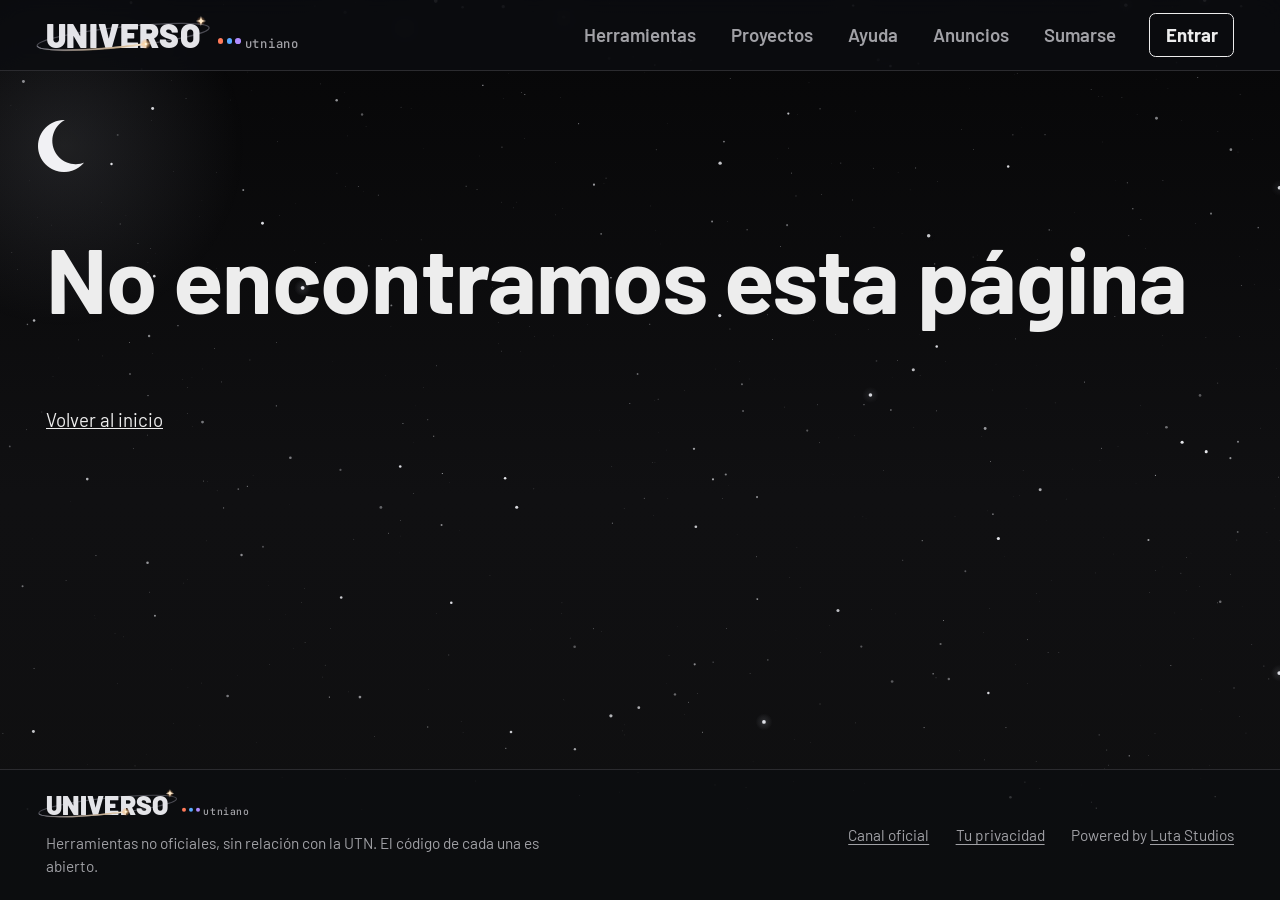
<file: index.html>
<!doctype html>
<html lang="es-AR" class="con-movimiento">
  <head>
    <meta http-equiv="Content-Security-Policy" content="script-src 'self'; object-src 'none'; base-uri 'self'; worker-src 'self'" />
    <meta charset="UTF-8" />
    <meta name="viewport" content="width=device-width, initial-scale=1.0, viewport-fit=cover" />
    <meta name="description" content="El Santo Resumen, Super CVG y Sysacad Lindo en un solo lugar. Herramientas abiertas para alumnos de la UTN FRRO, con ayuda y proyectos de la comunidad." />
    <meta name="theme-color" content="#0c0d10" />
    <link rel="icon" type="image/svg+xml" href="/favicon.svg" />
    <title>Universo UTNiano</title>
    <meta property="og:type" content="website" />
    <meta property="og:site_name" content="Universo UTNiano" />
    <meta property="og:locale" content="es_AR" />
    <meta property="og:title" content="Universo UTNiano" />
    <meta property="og:description" content="El Santo Resumen, Super CVG y Sysacad Lindo en un solo lugar. Herramientas abiertas para alumnos de la UTN FRRO, con ayuda y proyectos de la comunidad." />
    <meta property="og:url" content="https://universo.lutastudios.com/" />
    <link rel="canonical" href="https://universo.lutastudios.com/" />
    <meta property="og:image" content="https://universo.lutastudios.com/og.jpg" />
    <meta property="og:image:width" content="1200" />
    <meta property="og:image:height" content="630" />
    <meta name="twitter:card" content="summary_large_image" />
    <script src="/universo.js"></script>
    <script type="module" crossorigin src="/assets/index-BhiK290_.js"></script>
    <link rel="modulepreload" crossorigin href="/assets/rolldown-runtime-WkwZ5CU-.js">
    <link rel="modulepreload" crossorigin href="/assets/FotoProyecto-BRX2Uv2W.js">
    <link rel="stylesheet" crossorigin href="/assets/FotoProyecto-BySTh4gX.css">
    <link rel="stylesheet" crossorigin href="/assets/index-Dxi-NQof.css">
  <noscript><style>.con-movimiento [data-aparece]{opacity:1!important;transform:none!important}</style></noscript>
    <script type="application/ld+json" data-previo>{"@context":"https://schema.org","@graph":[{"@type":"WebSite","name":"Universo UTNiano","url":"https://universo.lutastudios.com/","inLanguage":"es-AR"},{"@type":"ItemList","name":"Herramientas de Universo UTNiano","itemListElement":[{"@type":"ListItem","position":1,"name":"El Santo Resumen","url":"https://lutastudios.com/utn/"},{"@type":"ListItem","position":2,"name":"Super CVG","url":"https://supercvg.lutastudios.com"},{"@type":"ListItem","position":3,"name":"Sysacad Lindo","url":"https://lutastudios.com/utn/sysacad-lindo.html"}]}]}</script>
  </head>
  <body>
    <div id="root"><div class="sitio"><a class="saltar" href="#contenido">Ir al contenido</a><header class="cabecera"><div class="contenedor cabecera__fila"><a class="cabecera__marca" href="/" data-discover="true"><span class="logo-universo" role="img" aria-label="Universo UTNiano"><span class="logo-universo__marca" aria-hidden="true"><svg class="logo-universo__atras" viewBox="-30 -108 520 140" focusable="false"><ellipse cx="234" cy="-36" rx="262" ry="30" transform="rotate(-6 234 -36)" fill="none" stroke="#4a4a52" stroke-width="4"></ellipse></svg>UNIVERSO<svg class="logo-universo__frente" viewBox="-30 -108 520 140" focusable="false"><defs><linearGradient id="logo-haz" x1="0" y1="0" x2="1" y2="0"><stop offset="0" stop-color="#ffd59a" stop-opacity="0"></stop><stop offset="0.75" stop-color="#ffd59a" stop-opacity="0.6"></stop><stop offset="1" stop-color="#fff4e2"></stop></linearGradient><radialGradient id="logo-luz"><stop offset="0" stop-color="#fff4e0"></stop><stop offset="0.3" stop-color="#ffd59a" stop-opacity="0.75"></stop><stop offset="1" stop-color="#ff9a50" stop-opacity="0"></stop></radialGradient><clipPath id="logo-frente"><rect x="-60" y="-35" width="362" height="120"></rect></clipPath></defs><g transform="rotate(-6 234 -36)"><ellipse cx="234" cy="-36" rx="262" ry="30" fill="none" stroke="#7a7a84" stroke-width="4" clip-path="url(#logo-frente)"></ellipse><path d="M -16 -26 A 262 30 0 0 0 300 -7" fill="none" stroke="url(#logo-haz)" stroke-width="6" stroke-linecap="round"></path><circle cx="300" cy="-7" r="16" fill="url(#logo-luz)"></circle><circle cx="300" cy="-7" r="3" fill="#fff4e2"></circle></g><path transform="translate(470 -84)" d="M0 -16 C2 -3 3 -2 16 0 C3 2 2 3 0 16 C-2 3 -3 2 -16 0 C-3 -2 -2 -3 0 -16Z" fill="#fff4e2"></path><circle cx="470" cy="-84" r="14" fill="url(#logo-luz)" opacity="0.6"></circle></svg></span><span class="logo-universo__puntos" aria-hidden="true"><i style="background: rgb(255, 122, 89);"></i><i style="background: rgb(90, 169, 255);"></i><i style="background: rgb(176, 140, 255);"></i></span><span class="logo-universo__bajada" aria-hidden="true">utniano</span></span></a><button type="button" class="cabecera__boton" aria-expanded="false" aria-controls="menu">Menú</button><nav id="menu" class="cabecera__menu" aria-label="Principal"><a aria-current="page" class="active" href="/" data-discover="true">Herramientas</a><a class="" href="/proyectos" data-discover="true">Proyectos</a><a class="" href="/ayuda" data-discover="true">Ayuda</a><a class="" href="/anuncios" data-discover="true">Anuncios</a><a class="" href="/sumarse" data-discover="true">Sumarse</a><a class="cabecera__cuenta" href="/ayuda" data-discover="true">Entrar</a></nav></div></header><main id="contenido"><header class="portada"><div class="contenedor portada__cuerpo"><h1 class="titulo-noche">Herramientas abiertas para cursar en la UTN</h1><p class="portada__bajada">El Santo Resumen, Super CVG y Sysacad Lindo, juntos. ¿Algo no anda o tenés una idea? Escribí una consulta y la respuesta te llega acá.</p><div class="portada__botones"><a class="boton" href="#herramientas">Ver las herramientas</a><a class="boton boton--secundario" href="/ayuda/nueva" data-discover="true">Escribir una consulta</a></div><dl class="cifras"><div class="cifra"><dt>materias de Sistemas con resumen</dt><dd>54</dd></div><div class="cifra"><dt>herramientas que se pasan datos</dt><dd>3</dd></div><div class="cifra"><dt>lo que cuestan</dt><dd>$0</dd></div><div class="cifra"><dt>la licencia del código</dt><dd>AGPL</dd></div></dl></div></header><section id="herramientas" class="escenario" aria-labelledby="herramientas-titulo" style="--hueco: 72px;"><header class="contenedor escenario__cabeza" style="translate: 0px 133.5px;"><h2 id="herramientas-titulo" class="titulo-seccion">Las herramientas</h2><p class="bajada">Gratis y para alumnos de la UTN FRRO.</p></header><article id="santo" class="acto" data-lado="izquierda" aria-labelledby="santo-titulo" style="--color: var(--h-santo); --pasos: 4;"><div class="acto__pegado"><div class="acto__texto" style="transform: translate3d(0px, 60px, 0px); opacity: 0;"><div class="acto__cabeza"><span class="icono-herramienta" aria-hidden="true"><svg viewBox="0 0 24 24" width="22" height="22" fill="none" stroke="currentColor" stroke-width="1.7" stroke-linejoin="round" stroke-linecap="round"><path d="M7 3h7l4 4v14H7z"></path><path d="M14 3v4h4M10 12h5M10 16h5"></path></svg></span><span class="rotulo">Sitio web</span></div><h3 id="santo-titulo">El Santo Resumen</h3><p class="acto__que">Resúmenes, quizzes y herramientas de estudio de Ingeniería en Sistemas, con un banco donde los alumnos suben los suyos.</p><ul class="acto__lista"><li>Resúmenes por materia y por parcial</li><li>Exámenes viejos para rendir con reloj</li><li>Banco de resúmenes de alumnos</li><li>Tu progreso en cualquier dispositivo</li></ul><dl class="fichas"><div class="ficha"><dt class="rotulo">Para</dt><dd>Ingeniería en Sistemas</dd></div><div class="ficha"><dt class="rotulo">Materias</dt><dd>54 con resumen</dd></div><div class="ficha"><dt class="rotulo">Sin internet</dt><dd>Se guarda para leer</dd></div><div class="ficha"><dt class="rotulo">Exámenes</dt><dd>Reales, para rendir con reloj</dd></div></dl><div class="acto__botones"><a class="boton" href="https://lutastudios.com/utn/" target="_blank" rel="noreferrer">Abrir El Santo Resumen<span class="solo-lectores"> (se abre en otra pestaña)</span></a><a class="boton boton--secundario" href="https://github.com/IgnacioLurati1/el-santo-resumen-codigo" target="_blank" rel="noreferrer">Ver el código<span class="solo-lectores"> de El Santo Resumen (se abre en otra pestaña)</span></a></div></div><div class="acto__escena"><div class="acto__vuelo" style="transform: translate3d(-40vw, 10vh, -900px) rotateY(70deg) rotateZ(-7deg); opacity: 0;"><div class="acto__pila"><figure class="placa" data-pos="0" aria-hidden="false"><div class="placa__barra" aria-hidden="true"><span></span><span></span><span></span><span class="placa__direccion">lutastudios.com/utn</span></div><button type="button" class="ampliar" tabindex="0" aria-label="Ver en grande: Buscás una materia o un tema y vas directo."><span class="imagen imagen--proporcion" data-estado="lista" data-previa="" style="--imagen-proporcion: 2560 / 1600;"><img class="imagen__previa" alt="" aria-hidden="true" loading="lazy" decoding="async" src="[data-uri]"><img class="imagen__foto" alt="" loading="lazy" decoding="async" sizes="(min-width: 960px) 56vw, 92vw" width="2560" height="1600" srcset="/fotos/santo/inicio-900.webp 900w, /fotos/santo/inicio-1600.webp 1600w" src="/fotos/santo/inicio-1600.webp"><span class="imagen__respaldo" aria-hidden="true"></span></span></button></figure><figure class="placa" data-pos="1" aria-hidden="true"><div class="placa__barra" aria-hidden="true"><span></span><span></span><span></span><span class="placa__direccion">lutastudios.com/utn</span></div><button type="button" class="ampliar" tabindex="-1" aria-label="Ver en grande: Cada materia arranca por lo que más cae en los parciales."><span class="imagen imagen--proporcion" data-estado="lista" data-previa="" style="--imagen-proporcion: 2560 / 1600;"><img class="imagen__previa" alt="" aria-hidden="true" loading="lazy" decoding="async" src="[data-uri]"><img class="imagen__foto" alt="" loading="lazy" decoding="async" sizes="(min-width: 960px) 56vw, 92vw" width="2560" height="1600" srcset="/fotos/santo/materia-900.webp 900w, /fotos/santo/materia-1600.webp 1600w" src="/fotos/santo/materia-1600.webp"><span class="imagen__respaldo" aria-hidden="true"></span></span></button></figure><figure class="placa" data-pos="2" aria-hidden="true"><div class="placa__barra" aria-hidden="true"><span></span><span></span><span></span><span class="placa__direccion">lutastudios.com/utn</span></div><button type="button" class="ampliar" tabindex="-1" aria-label="Ver en grande: Gráficos que se mueven con el cursor, para ver la derivada y el área."><span class="imagen imagen--proporcion" data-estado="lista" data-previa="" style="--imagen-proporcion: 2560 / 1600;"><img class="imagen__previa" alt="" aria-hidden="true" loading="lazy" decoding="async" src="[data-uri]"><img class="imagen__foto" alt="" loading="lazy" decoding="async" sizes="(min-width: 960px) 56vw, 92vw" width="2560" height="1600" srcset="/fotos/santo/grafico-900.webp 900w, /fotos/santo/grafico-1600.webp 1600w" src="/fotos/santo/grafico-1600.webp"><span class="imagen__respaldo" aria-hidden="true"></span></span></button></figure><figure class="placa" data-pos="3" aria-hidden="true"><div class="placa__barra" aria-hidden="true"><span></span><span></span><span></span><span class="placa__direccion">lutastudios.com/utn</span></div><button type="button" class="ampliar" tabindex="-1" aria-label="Ver en grande: El plan como mapa. Pasás por una materia y se prenden sus correlativas."><span class="imagen imagen--proporcion" data-estado="lista" data-previa="" style="--imagen-proporcion: 2560 / 1600;"><img class="imagen__previa" alt="" aria-hidden="true" loading="lazy" decoding="async" src="[data-uri]"><img class="imagen__foto" alt="" loading="lazy" decoding="async" sizes="(min-width: 960px) 56vw, 92vw" width="2560" height="1600" srcset="/fotos/santo/materias-900.webp 900w, /fotos/santo/materias-1600.webp 1600w" src="/fotos/santo/materias-1600.webp"><span class="imagen__respaldo" aria-hidden="true"></span></span></button></figure><figure class="telefono"><button type="button" class="ampliar" aria-label="Ver en grande: El Santo Resumen en el celular"><span class="imagen imagen--proporcion" data-estado="lista" data-previa="" style="--imagen-proporcion: 780 / 1688;"><img class="imagen__previa" alt="" aria-hidden="true" loading="lazy" decoding="async" src="[data-uri]"><img class="imagen__foto" alt="" loading="lazy" decoding="async" sizes="200px" width="780" height="1688" srcset="/fotos/santo/celular-inicio-390.webp 390w, /fotos/santo/celular-inicio-780.webp 780w" src="/fotos/santo/celular-inicio-780.webp"><span class="imagen__respaldo" aria-hidden="true"></span></span></button></figure></div></div><ol class="epigrafes" aria-label="Capturas de El Santo Resumen"><li><button type="button" aria-current="true"><span class="epigrafes__barra" aria-hidden="true"></span>Buscás una materia o un tema y vas directo.</button></li><li><button type="button"><span class="epigrafes__barra" aria-hidden="true"></span>Cada materia arranca por lo que más cae en los parciales.</button></li><li><button type="button"><span class="epigrafes__barra" aria-hidden="true"></span>Gráficos que se mueven con el cursor, para ver la derivada y el área.</button></li><li><button type="button"><span class="epigrafes__barra" aria-hidden="true"></span>El plan como mapa. Pasás por una materia y se prenden sus correlativas.</button></li></ol></div></div><dialog class="ampliada" aria-label="Captura"><div class="ampliada__pie"><span></span><button type="button" class="boton boton--secundario">Cerrar</button></div></dialog></article><article id="cvg" class="acto" data-lado="derecha" aria-labelledby="cvg-titulo" style="--color: var(--h-cvg); --pasos: 4;"><div class="acto__pegado"><div class="acto__texto" style="transform: translate3d(0px, 60px, 0px); opacity: 0;"><div class="acto__cabeza"><span class="icono-herramienta" aria-hidden="true"><svg viewBox="0 0 24 24" width="22" height="22" fill="none" stroke="currentColor" stroke-width="1.7" stroke-linejoin="round" stroke-linecap="round"><rect x="4" y="5" width="16" height="15" rx="1.5"></rect><path d="M4 10h16M9 5v15M8 2.5v4M16 2.5v4"></path></svg></span><span class="rotulo">Campus virtual</span></div><h3 id="cvg-titulo">Super CVG</h3><p class="acto__que">El campus virtual en una sola pantalla. Entregas, archivos, notas y mensajes de tus materias, con tu cuenta del campus.</p><ul class="acto__lista"><li>Lo que vence esta semana, del campus y de Classroom</li><li>Tus entregas y parciales en tu Google Calendar</li><li>Los resúmenes del Santo Resumen, sin salir</li><li>Una IA entrenada en tus materias</li></ul><dl class="fichas"><div class="ficha"><dt class="rotulo">Cuenta</dt><dd>La del campus</dd></div><div class="ficha"><dt class="rotulo">Funciona en</dt><dd>Compu y celular</dd></div><div class="ficha"><dt class="rotulo">Diseños</dt><dd>Los eligen los alumnos</dd></div><div class="ficha"><dt class="rotulo">Para probar</dt><dd>Datos de ejemplo, sin cuenta</dd></div></dl><div class="acto__botones"><a class="boton" href="https://supercvg.lutastudios.com" target="_blank" rel="noreferrer">Abrir Super CVG<span class="solo-lectores"> (se abre en otra pestaña)</span></a><a class="boton boton--secundario" href="https://github.com/IgnacioLurati1/super-cvg-codigo" target="_blank" rel="noreferrer">Ver el código<span class="solo-lectores"> de Super CVG (se abre en otra pestaña)</span></a></div></div><div class="acto__escena"><div class="acto__vuelo" style="transform: translate3d(14vw, 10vh, -900px) rotateY(-70deg) rotateZ(7deg); opacity: 0;"><div class="acto__pila"><figure class="placa" data-pos="0" aria-hidden="false"><div class="placa__barra" aria-hidden="true"><span></span><span></span><span></span><span class="placa__direccion">supercvg.lutastudios.com</span></div><button type="button" class="ampliar" tabindex="0" aria-label="Ver en grande: Lo que vence, día por día, apenas entrás."><span class="imagen imagen--proporcion" data-estado="cargando" style="--imagen-proporcion: 2560 / 1600;"><img class="imagen__previa" alt="" aria-hidden="true" loading="lazy" decoding="async" src="[data-uri]"><img class="imagen__foto" alt="" loading="lazy" decoding="async" sizes="(min-width: 960px) 56vw, 92vw" width="2560" height="1600" srcset="/fotos/cvg/1-hoy-900.webp 900w, /fotos/cvg/1-hoy-1600.webp 1600w" src="/fotos/cvg/1-hoy-1600.webp"><span class="imagen__respaldo" aria-hidden="true"></span></span></button></figure><figure class="placa" data-pos="1" aria-hidden="true"><div class="placa__barra" aria-hidden="true"><span></span><span></span><span></span><span class="placa__direccion">supercvg.lutastudios.com</span></div><button type="button" class="ampliar" tabindex="-1" aria-label="Ver en grande: El calendario de la facu con feriados, mesas y tus entregas."><span class="imagen imagen--proporcion" data-estado="cargando" style="--imagen-proporcion: 2560 / 1600;"><img class="imagen__previa" alt="" aria-hidden="true" loading="lazy" decoding="async" src="[data-uri]"><img class="imagen__foto" alt="" loading="lazy" decoding="async" sizes="(min-width: 960px) 56vw, 92vw" width="2560" height="1600" srcset="/fotos/cvg/2-calendario-900.webp 900w, /fotos/cvg/2-calendario-1600.webp 1600w" src="/fotos/cvg/2-calendario-1600.webp"><span class="imagen__respaldo" aria-hidden="true"></span></span></button></figure><figure class="placa" data-pos="2" aria-hidden="true"><div class="placa__barra" aria-hidden="true"><span></span><span></span><span></span><span class="placa__direccion">supercvg.lutastudios.com</span></div><button type="button" class="ampliar" tabindex="-1" aria-label="Ver en grande: Cada materia ordenada en archivos, enlaces y actividades."><span class="imagen imagen--proporcion" data-estado="cargando" style="--imagen-proporcion: 2560 / 1600;"><img class="imagen__previa" alt="" aria-hidden="true" loading="lazy" decoding="async" src="[data-uri]"><img class="imagen__foto" alt="" loading="lazy" decoding="async" sizes="(min-width: 960px) 56vw, 92vw" width="2560" height="1600" srcset="/fotos/cvg/3-materia-900.webp 900w, /fotos/cvg/3-materia-1600.webp 1600w" src="/fotos/cvg/3-materia-1600.webp"><span class="imagen__respaldo" aria-hidden="true"></span></span></button></figure><figure class="placa" data-pos="3" aria-hidden="true"><div class="placa__barra" aria-hidden="true"><span></span><span></span><span></span><span class="placa__direccion">supercvg.lutastudios.com</span></div><button type="button" class="ampliar" tabindex="-1" aria-label="Ver en grande: Los resúmenes del Santo Resumen se abren sin salir de Super CVG."><span class="imagen imagen--proporcion" data-estado="cargando" style="--imagen-proporcion: 2560 / 1600;"><img class="imagen__previa" alt="" aria-hidden="true" loading="lazy" decoding="async" src="[data-uri]"><img class="imagen__foto" alt="" loading="lazy" decoding="async" sizes="(min-width: 960px) 56vw, 92vw" width="2560" height="1600" srcset="/fotos/cvg/4-resumenes-900.webp 900w, /fotos/cvg/4-resumenes-1600.webp 1600w" src="/fotos/cvg/4-resumenes-1600.webp"><span class="imagen__respaldo" aria-hidden="true"></span></span></button></figure><figure class="telefono"><button type="button" class="ampliar" aria-label="Ver en grande: Super CVG en el celular"><span class="imagen imagen--proporcion" data-estado="cargando" style="--imagen-proporcion: 780 / 1688;"><img class="imagen__previa" alt="" aria-hidden="true" loading="lazy" decoding="async" src="[data-uri]"><img class="imagen__foto" alt="" loading="lazy" decoding="async" sizes="200px" width="780" height="1688" srcset="/fotos/cvg/celular-hoy-390.webp 390w, /fotos/cvg/celular-hoy-780.webp 780w" src="/fotos/cvg/celular-hoy-780.webp"><span class="imagen__respaldo" aria-hidden="true"></span></span></button></figure></div></div><ol class="epigrafes" aria-label="Capturas de Super CVG"><li><button type="button" aria-current="true"><span class="epigrafes__barra" aria-hidden="true"></span>Lo que vence, día por día, apenas entrás.</button></li><li><button type="button"><span class="epigrafes__barra" aria-hidden="true"></span>El calendario de la facu con feriados, mesas y tus entregas.</button></li><li><button type="button"><span class="epigrafes__barra" aria-hidden="true"></span>Cada materia ordenada en archivos, enlaces y actividades.</button></li><li><button type="button"><span class="epigrafes__barra" aria-hidden="true"></span>Los resúmenes del Santo Resumen se abren sin salir de Super CVG.</button></li></ol></div></div><dialog class="ampliada" aria-label="Captura"><div class="ampliada__pie"><span></span><button type="button" class="boton boton--secundario">Cerrar</button></div></dialog></article><article id="sysacad" class="acto" data-lado="abajo" aria-labelledby="sysacad-titulo" style="--color: var(--h-sysacad); --pasos: 4;"><div class="acto__pegado"><div class="acto__texto" style="transform: translate3d(0px, 60px, 0px); opacity: 0;"><div class="acto__cabeza"><span class="icono-herramienta" aria-hidden="true"><svg viewBox="0 0 24 24" width="22" height="22" fill="none" stroke="currentColor" stroke-width="1.7" stroke-linejoin="round" stroke-linecap="round"><path d="M9 4h4v2.5a1.5 1.5 0 0 0 3 0V4h3v5h-2.5a1.5 1.5 0 0 0 0 3H19v8h-5v-2.5a1.5 1.5 0 0 0-3 0V20H5v-6h2.5a1.5 1.5 0 0 0 0-3H5V4z"></path></svg></span><span class="rotulo">Extensión del navegador</span></div><h3 id="sysacad-titulo">Sysacad Lindo</h3><p class="acto__que">Una extensión para Chrome, Edge y Firefox que le da otra cara a Sysacad. Lee solo las páginas que abrís vos.</p><ul class="acto__lista"><li>Sysacad más claro y ordenado, con modo oscuro</li><li>Tus finales con promedio, gráfico y notas por año</li><li>Qué podés cursar ya y qué materia te frena más</li><li>Tus notas pasan a Super CVG y tus materias al Santo Resumen</li></ul><dl class="fichas"><div class="ficha"><dt class="rotulo">Navegadores</dt><dd>Chrome, Edge y Firefox</dd></div><div class="ficha"><dt class="rotulo">Tus datos</dt><dd>No salen del navegador</dd></div><div class="ficha"><dt class="rotulo">Modo</dt><dd>Claro u oscuro</dd></div><div class="ficha"><dt class="rotulo">Se usa</dt><dd>En el Sysacad de siempre</dd></div></dl><div class="acto__botones"><a class="boton" href="https://lutastudios.com/utn/sysacad-lindo.html" target="_blank" rel="noreferrer">Instalar Sysacad Lindo<span class="solo-lectores"> (se abre en otra pestaña)</span></a><a class="boton boton--secundario" href="https://github.com/IgnacioLurati1/sysacad-lindo-codigo" target="_blank" rel="noreferrer">Ver el código<span class="solo-lectores"> de Sysacad Lindo (se abre en otra pestaña)</span></a></div></div><div class="acto__escena"><div class="acto__vuelo" style="transform: translate3d(0px, 80vh, -600px) rotateX(-62deg); opacity: 0;"><div class="acto__pila"><figure class="placa" data-pos="0" aria-hidden="false"><div class="placa__barra" aria-hidden="true"><span></span><span></span><span></span><span class="placa__direccion">Sysacad, con Sysacad Lindo</span></div><button type="button" class="ampliar" tabindex="0" aria-label="Ver en grande: Sysacad como viene y con Sysacad Lindo, lado a lado."><span class="imagen imagen--proporcion" data-estado="cargando" style="--imagen-proporcion: 2560 / 1600;"><img class="imagen__previa" alt="" aria-hidden="true" loading="lazy" decoding="async" src="[data-uri]"><img class="imagen__foto" alt="" loading="lazy" decoding="async" sizes="(min-width: 960px) 56vw, 92vw" width="2560" height="1600" srcset="/fotos/sysacad/antes-despues-900.webp 900w, /fotos/sysacad/antes-despues-1600.webp 1600w" src="/fotos/sysacad/antes-despues-1600.webp"><span class="imagen__respaldo" aria-hidden="true"></span></span></button></figure><figure class="placa" data-pos="1" aria-hidden="true"><div class="placa__barra" aria-hidden="true"><span></span><span></span><span></span><span class="placa__direccion">Sysacad, con Sysacad Lindo</span></div><button type="button" class="ampliar" tabindex="-1" aria-label="Ver en grande: El menú ordenado, con las inscripciones a mano."><span class="imagen imagen--proporcion" data-estado="cargando" style="--imagen-proporcion: 2560 / 1600;"><img class="imagen__previa" alt="" aria-hidden="true" loading="lazy" decoding="async" src="[data-uri]"><img class="imagen__foto" alt="" loading="lazy" decoding="async" sizes="(min-width: 960px) 56vw, 92vw" width="2560" height="1600" srcset="/fotos/sysacad/1-inicio-oscuro-900.webp 900w, /fotos/sysacad/1-inicio-oscuro-1600.webp 1600w" src="/fotos/sysacad/1-inicio-oscuro-1600.webp"><span class="imagen__respaldo" aria-hidden="true"></span></span></button></figure><figure class="placa" data-pos="2" aria-hidden="true"><div class="placa__barra" aria-hidden="true"><span></span><span></span><span></span><span class="placa__direccion">Sysacad, con Sysacad Lindo</span></div><button type="button" class="ampliar" tabindex="-1" aria-label="Ver en grande: Tus finales con el promedio en el tiempo."><span class="imagen imagen--proporcion" data-estado="cargando" style="--imagen-proporcion: 2560 / 1600;"><img class="imagen__previa" alt="" aria-hidden="true" loading="lazy" decoding="async" src="[data-uri]"><img class="imagen__foto" alt="" loading="lazy" decoding="async" sizes="(min-width: 960px) 56vw, 92vw" width="2560" height="1600" srcset="/fotos/sysacad/3-examenes-oscuro-900.webp 900w, /fotos/sysacad/3-examenes-oscuro-1600.webp 1600w" src="/fotos/sysacad/3-examenes-oscuro-1600.webp"><span class="imagen__respaldo" aria-hidden="true"></span></span></button></figure><figure class="placa" data-pos="3" aria-hidden="true"><div class="placa__barra" aria-hidden="true"><span></span><span></span><span></span><span class="placa__direccion">Sysacad, con Sysacad Lindo</span></div><button type="button" class="ampliar" tabindex="-1" aria-label="Ver en grande: Qué podés cursar y qué materia te frena más."><span class="imagen imagen--proporcion" data-estado="cargando" style="--imagen-proporcion: 2560 / 1600;"><img class="imagen__previa" alt="" aria-hidden="true" loading="lazy" decoding="async" src="[data-uri]"><img class="imagen__foto" alt="" loading="lazy" decoding="async" sizes="(min-width: 960px) 56vw, 92vw" width="2560" height="1600" srcset="/fotos/sysacad/4-correlativas-oscuro-900.webp 900w, /fotos/sysacad/4-correlativas-oscuro-1600.webp 1600w" src="/fotos/sysacad/4-correlativas-oscuro-1600.webp"><span class="imagen__respaldo" aria-hidden="true"></span></span></button></figure><figure class="telefono"><button type="button" class="ampliar" aria-label="Ver en grande: Sysacad Lindo en el celular"><span class="imagen imagen--proporcion" data-estado="cargando" style="--imagen-proporcion: 780 / 1688;"><img class="imagen__previa" alt="" aria-hidden="true" loading="lazy" decoding="async" src="[data-uri]"><img class="imagen__foto" alt="" loading="lazy" decoding="async" sizes="200px" width="780" height="1688" srcset="/fotos/sysacad/celular-390.webp 390w, /fotos/sysacad/celular-780.webp 780w" src="/fotos/sysacad/celular-780.webp"><span class="imagen__respaldo" aria-hidden="true"></span></span></button></figure></div></div><ol class="epigrafes" aria-label="Capturas de Sysacad Lindo"><li><button type="button" aria-current="true"><span class="epigrafes__barra" aria-hidden="true"></span>Sysacad como viene y con Sysacad Lindo, lado a lado.</button></li><li><button type="button"><span class="epigrafes__barra" aria-hidden="true"></span>El menú ordenado, con las inscripciones a mano.</button></li><li><button type="button"><span class="epigrafes__barra" aria-hidden="true"></span>Tus finales con el promedio en el tiempo.</button></li><li><button type="button"><span class="epigrafes__barra" aria-hidden="true"></span>Qué podés cursar y qué materia te frena más.</button></li></ol></div></div><dialog class="ampliada" aria-label="Captura"><div class="ampliada__pie"><span></span><button type="button" class="boton boton--secundario">Cerrar</button></div></dialog></article></section><section class="kit-acto" aria-labelledby="kit-titulo" style="--pasos: 8;"><div class="contenedor kit-bloque kit-acto__pegado"><div class="kit-escena" style="transform: translate3d(-34vw, 10vh, -900px) rotateY(64deg) rotateZ(-6deg); opacity: 0;"><div class="panel panel-puntos kit-mapa" data-aparece="ficha"><div class="panel__barra"><span class="rotulo">universo-utniano-kit</span><span class="rotulo kit-mapa__licencia">MIT</span></div><div class="kit-mapa__cielo"><svg viewBox="0 0 600 520" class="kit-mapa__svg" aria-hidden="true" focusable="false"><defs><radialGradient id="kit-halo"><stop offset="0" stop-color="rgb(255 200 140)" stop-opacity="0.22"></stop><stop offset="0.55" stop-color="rgb(255 170 100)" stop-opacity="0.06"></stop><stop offset="1" stop-color="rgb(255 170 100)" stop-opacity="0"></stop></radialGradient></defs><circle class="kit-mapa__halo" cx="300" cy="260" r="150" fill="url(#kit-halo)"></circle><ellipse class="kit-mapa__orbita" cx="300" cy="260" rx="232" ry="196"></ellipse><g class="kit-mapa__rayo" data-elegida="true" style="--i: 0; --color: var(--h-cvg);"><path class="kit-mapa__traza" d="M300.0 172.0 L300.0 76.0" pathLength="1"></path><path class="kit-mapa__pulso kit-mapa__brillo" d="M300.0 172.0 L300.0 76.0" pathLength="1"></path><path class="kit-mapa__pulso" d="M300.0 172.0 L300.0 76.0" pathLength="1"></path><circle class="kit-mapa__punto" cx="300" cy="64" r="5"></circle></g><g class="kit-mapa__rayo" style="--i: 1; --color: var(--h-sysacad);"><path class="kit-mapa__traza" d="M367.2 203.2 L454.9 129.2" pathLength="1"></path><path class="kit-mapa__pulso kit-mapa__brillo" d="M367.2 203.2 L454.9 129.2" pathLength="1"></path><path class="kit-mapa__pulso" d="M367.2 203.2 L454.9 129.2" pathLength="1"></path><circle class="kit-mapa__punto" cx="464.04877323527904" cy="121.4070708874367" r="5"></circle></g><g class="kit-mapa__rayo" style="--i: 2; --color: var(--h-santo);"><path class="kit-mapa__traza" d="M388.0 260.0 L520.0 260.0" pathLength="1"></path><path class="kit-mapa__pulso kit-mapa__brillo" d="M388.0 260.0 L520.0 260.0" pathLength="1"></path><path class="kit-mapa__pulso" d="M388.0 260.0 L520.0 260.0" pathLength="1"></path><circle class="kit-mapa__punto" cx="532" cy="260" r="5"></circle></g><g class="kit-mapa__rayo" style="--i: 3; --color: var(--h-cvg);"><path class="kit-mapa__traza" d="M367.2 316.8 L454.9 390.8" pathLength="1"></path><path class="kit-mapa__pulso kit-mapa__brillo" d="M367.2 316.8 L454.9 390.8" pathLength="1"></path><path class="kit-mapa__pulso" d="M367.2 316.8 L454.9 390.8" pathLength="1"></path><circle class="kit-mapa__punto" cx="464.04877323527904" cy="398.5929291125633" r="5"></circle></g><g class="kit-mapa__rayo" style="--i: 4; --color: var(--h-cvg);"><path class="kit-mapa__traza" d="M300.0 348.0 L300.0 444.0" pathLength="1"></path><path class="kit-mapa__pulso kit-mapa__brillo" d="M300.0 348.0 L300.0 444.0" pathLength="1"></path><path class="kit-mapa__pulso" d="M300.0 348.0 L300.0 444.0" pathLength="1"></path><circle class="kit-mapa__punto" cx="300" cy="456" r="5"></circle></g><g class="kit-mapa__rayo" style="--i: 5; --color: var(--h-santo);"><path class="kit-mapa__traza" d="M232.8 316.8 L145.1 390.8" pathLength="1"></path><path class="kit-mapa__pulso kit-mapa__brillo" d="M232.8 316.8 L145.1 390.8" pathLength="1"></path><path class="kit-mapa__pulso" d="M232.8 316.8 L145.1 390.8" pathLength="1"></path><circle class="kit-mapa__punto" cx="135.95122676472099" cy="398.5929291125633" r="5"></circle></g><g class="kit-mapa__rayo" style="--i: 6; --color: var(--h-comunidad);"><path class="kit-mapa__traza" d="M212.0 260.0 L80.0 260.0" pathLength="1"></path><path class="kit-mapa__pulso kit-mapa__brillo" d="M212.0 260.0 L80.0 260.0" pathLength="1"></path><path class="kit-mapa__pulso" d="M212.0 260.0 L80.0 260.0" pathLength="1"></path><circle class="kit-mapa__punto" cx="68" cy="260" r="5"></circle></g><g class="kit-mapa__rayo" style="--i: 7; --color: var(--h-comunidad);"><path class="kit-mapa__traza" d="M232.8 203.2 L145.1 129.2" pathLength="1"></path><path class="kit-mapa__pulso kit-mapa__brillo" d="M232.8 203.2 L145.1 129.2" pathLength="1"></path><path class="kit-mapa__pulso" d="M232.8 203.2 L145.1 129.2" pathLength="1"></path><circle class="kit-mapa__punto" cx="135.95122676472093" cy="121.4070708874367" r="5"></circle></g><g class="kit-mapa__emblema" transform="translate(247.3125 197.5) scale(1.25)"><path class="kit-mapa__base" d="M0.0 58.2L33.4 58.2L33.4 59.4L32.9 59.5L28.4 60.8L24.1 62.6L20.1 64.8L16.3 67.5L12.8 70.6L9.7 74.1L7.0 77.9L4.7 82.0L2.9 86.3L1.7 90.8L0.9 95.3L0.6 100.0L17.4 100.0L17.5 97.2L18.0 94.5L18.8 91.8L19.8 89.3L21.2 86.8L22.8 84.6L24.6 82.5L26.7 80.6L29.0 79.0L31.4 77.7L33.4 76.9L33.4 100.0L50.8 100.0L50.8 76.8L52.9 77.7L55.3 79.0L57.6 80.6L59.7 82.5L61.5 84.6L63.1 86.8L64.5 89.3L65.5 91.8L66.3 94.5L66.8 97.2L66.9 100.0L83.7 100.0L83.4 95.3L82.7 90.8L81.4 86.3L79.6 82.0L77.3 77.9L74.6 74.1L71.5 70.6L68.1 67.5L64.3 64.8L60.2 62.6L55.9 60.8L51.4 59.5L50.8 59.4L50.8 58.2L84.3 58.2L84.3 41.1L50.8 41.1L50.8 40.6L51.4 40.5L55.9 39.2L60.2 37.4L64.3 35.2L68.1 32.5L71.5 29.4L74.6 25.9L77.3 22.1L79.6 18.0L81.4 13.7L82.7 9.2L83.4 4.7L83.7 0.0L66.9 0.0L66.8 2.8L66.3 5.5L65.5 8.2L64.5 10.7L63.1 13.2L61.5 15.4L59.7 17.5L57.6 19.4L55.3 21.0L52.9 22.3L50.8 23.2L50.8 0.0L33.4 0.0L33.4 23.1L31.4 22.3L29.0 21.0L26.7 19.4L24.6 17.5L22.8 15.4L21.2 13.2L19.8 10.7L18.8 8.2L18.0 5.5L17.5 2.8L17.4 0.0L0.6 0.0L0.9 4.7L1.7 9.2L2.9 13.7L4.7 18.0L7.0 22.1L9.7 25.9L12.8 29.4L16.3 32.5L20.1 35.2L24.1 37.4L28.4 39.2L32.9 40.5L33.4 40.6L33.4 41.1L0.0 41.1Z"></path><path class="kit-mapa__estela" d="M0.0 58.2L33.4 58.2L33.4 59.4L32.9 59.5L28.4 60.8L24.1 62.6L20.1 64.8L16.3 67.5L12.8 70.6L9.7 74.1L7.0 77.9L4.7 82.0L2.9 86.3L1.7 90.8L0.9 95.3L0.6 100.0L17.4 100.0L17.5 97.2L18.0 94.5L18.8 91.8L19.8 89.3L21.2 86.8L22.8 84.6L24.6 82.5L26.7 80.6L29.0 79.0L31.4 77.7L33.4 76.9L33.4 100.0L50.8 100.0L50.8 76.8L52.9 77.7L55.3 79.0L57.6 80.6L59.7 82.5L61.5 84.6L63.1 86.8L64.5 89.3L65.5 91.8L66.3 94.5L66.8 97.2L66.9 100.0L83.7 100.0L83.4 95.3L82.7 90.8L81.4 86.3L79.6 82.0L77.3 77.9L74.6 74.1L71.5 70.6L68.1 67.5L64.3 64.8L60.2 62.6L55.9 60.8L51.4 59.5L50.8 59.4L50.8 58.2L84.3 58.2L84.3 41.1L50.8 41.1L50.8 40.6L51.4 40.5L55.9 39.2L60.2 37.4L64.3 35.2L68.1 32.5L71.5 29.4L74.6 25.9L77.3 22.1L79.6 18.0L81.4 13.7L82.7 9.2L83.4 4.7L83.7 0.0L66.9 0.0L66.8 2.8L66.3 5.5L65.5 8.2L64.5 10.7L63.1 13.2L61.5 15.4L59.7 17.5L57.6 19.4L55.3 21.0L52.9 22.3L50.8 23.2L50.8 0.0L33.4 0.0L33.4 23.1L31.4 22.3L29.0 21.0L26.7 19.4L24.6 17.5L22.8 15.4L21.2 13.2L19.8 10.7L18.8 8.2L18.0 5.5L17.5 2.8L17.4 0.0L0.6 0.0L0.9 4.7L1.7 9.2L2.9 13.7L4.7 18.0L7.0 22.1L9.7 25.9L12.8 29.4L16.3 32.5L20.1 35.2L24.1 37.4L28.4 39.2L32.9 40.5L33.4 40.6L33.4 41.1L0.0 41.1Z" pathLength="100"></path><path class="kit-mapa__haz kit-mapa__brillo" d="M0.0 58.2L33.4 58.2L33.4 59.4L32.9 59.5L28.4 60.8L24.1 62.6L20.1 64.8L16.3 67.5L12.8 70.6L9.7 74.1L7.0 77.9L4.7 82.0L2.9 86.3L1.7 90.8L0.9 95.3L0.6 100.0L17.4 100.0L17.5 97.2L18.0 94.5L18.8 91.8L19.8 89.3L21.2 86.8L22.8 84.6L24.6 82.5L26.7 80.6L29.0 79.0L31.4 77.7L33.4 76.9L33.4 100.0L50.8 100.0L50.8 76.8L52.9 77.7L55.3 79.0L57.6 80.6L59.7 82.5L61.5 84.6L63.1 86.8L64.5 89.3L65.5 91.8L66.3 94.5L66.8 97.2L66.9 100.0L83.7 100.0L83.4 95.3L82.7 90.8L81.4 86.3L79.6 82.0L77.3 77.9L74.6 74.1L71.5 70.6L68.1 67.5L64.3 64.8L60.2 62.6L55.9 60.8L51.4 59.5L50.8 59.4L50.8 58.2L84.3 58.2L84.3 41.1L50.8 41.1L50.8 40.6L51.4 40.5L55.9 39.2L60.2 37.4L64.3 35.2L68.1 32.5L71.5 29.4L74.6 25.9L77.3 22.1L79.6 18.0L81.4 13.7L82.7 9.2L83.4 4.7L83.7 0.0L66.9 0.0L66.8 2.8L66.3 5.5L65.5 8.2L64.5 10.7L63.1 13.2L61.5 15.4L59.7 17.5L57.6 19.4L55.3 21.0L52.9 22.3L50.8 23.2L50.8 0.0L33.4 0.0L33.4 23.1L31.4 22.3L29.0 21.0L26.7 19.4L24.6 17.5L22.8 15.4L21.2 13.2L19.8 10.7L18.8 8.2L18.0 5.5L17.5 2.8L17.4 0.0L0.6 0.0L0.9 4.7L1.7 9.2L2.9 13.7L4.7 18.0L7.0 22.1L9.7 25.9L12.8 29.4L16.3 32.5L20.1 35.2L24.1 37.4L28.4 39.2L32.9 40.5L33.4 40.6L33.4 41.1L0.0 41.1Z" pathLength="100"></path><path class="kit-mapa__haz" d="M0.0 58.2L33.4 58.2L33.4 59.4L32.9 59.5L28.4 60.8L24.1 62.6L20.1 64.8L16.3 67.5L12.8 70.6L9.7 74.1L7.0 77.9L4.7 82.0L2.9 86.3L1.7 90.8L0.9 95.3L0.6 100.0L17.4 100.0L17.5 97.2L18.0 94.5L18.8 91.8L19.8 89.3L21.2 86.8L22.8 84.6L24.6 82.5L26.7 80.6L29.0 79.0L31.4 77.7L33.4 76.9L33.4 100.0L50.8 100.0L50.8 76.8L52.9 77.7L55.3 79.0L57.6 80.6L59.7 82.5L61.5 84.6L63.1 86.8L64.5 89.3L65.5 91.8L66.3 94.5L66.8 97.2L66.9 100.0L83.7 100.0L83.4 95.3L82.7 90.8L81.4 86.3L79.6 82.0L77.3 77.9L74.6 74.1L71.5 70.6L68.1 67.5L64.3 64.8L60.2 62.6L55.9 60.8L51.4 59.5L50.8 59.4L50.8 58.2L84.3 58.2L84.3 41.1L50.8 41.1L50.8 40.6L51.4 40.5L55.9 39.2L60.2 37.4L64.3 35.2L68.1 32.5L71.5 29.4L74.6 25.9L77.3 22.1L79.6 18.0L81.4 13.7L82.7 9.2L83.4 4.7L83.7 0.0L66.9 0.0L66.8 2.8L66.3 5.5L65.5 8.2L64.5 10.7L63.1 13.2L61.5 15.4L59.7 17.5L57.6 19.4L55.3 21.0L52.9 22.3L50.8 23.2L50.8 0.0L33.4 0.0L33.4 23.1L31.4 22.3L29.0 21.0L26.7 19.4L24.6 17.5L22.8 15.4L21.2 13.2L19.8 10.7L18.8 8.2L18.0 5.5L17.5 2.8L17.4 0.0L0.6 0.0L0.9 4.7L1.7 9.2L2.9 13.7L4.7 18.0L7.0 22.1L9.7 25.9L12.8 29.4L16.3 32.5L20.1 35.2L24.1 37.4L28.4 39.2L32.9 40.5L33.4 40.6L33.4 41.1L0.0 41.1Z" pathLength="100"></path></g></svg><ul class="kit-mapa__piezas" aria-label="Las piezas del kit"><li style="--x: 50%; --y: 12.307692307692308%; --color: var(--h-cvg); --i: 0;"><button type="button" class="kit-pieza" aria-pressed="true" aria-label="moodle, Conexión con el campus">moodle</button></li><li style="--x: 77.34146220587984%; --y: 23.347513632199366%; --color: var(--h-sysacad); --i: 1;"><button type="button" class="kit-pieza" aria-pressed="false" aria-label="sysacad, Lectores de Sysacad">sysacad</button></li><li style="--x: 88.66666666666667%; --y: 50%; --color: var(--h-santo); --i: 2;"><button type="button" class="kit-pieza" aria-pressed="false" aria-label="formulas, Lector de fórmulas">formulas</button></li><li style="--x: 77.34146220587984%; --y: 76.65248636780063%; --color: var(--h-cvg); --i: 3;"><button type="button" class="kit-pieza" aria-pressed="false" aria-label="calculadoras, Calculadoras">calculadoras</button></li><li style="--x: 50%; --y: 87.6923076923077%; --color: var(--h-cvg); --i: 4;"><button type="button" class="kit-pieza" aria-pressed="false" aria-label="facultad, Datos de FRRO">facultad</button></li><li data-universo="true" style="--x: 22.658537794120164%; --y: 76.65248636780063%; --color: var(--h-santo); --i: 5;"><button type="button" class="kit-pieza" aria-pressed="false" aria-label="entrar-con-el-universo, Entrar con el Universo">entrar-con-el-universo</button></li><li data-universo="true" style="--x: 11.333333333333332%; --y: 50%; --color: var(--h-comunidad); --i: 6;"><button type="button" class="kit-pieza" aria-pressed="false" aria-label="carga-utn, Carga con el emblema">carga-utn</button></li><li style="--x: 22.658537794120154%; --y: 23.347513632199366%; --color: var(--h-comunidad); --i: 7;"><button type="button" class="kit-pieza" aria-pressed="false" aria-label="utiles, Utilidades">utiles</button></li></ul></div></div></div><div class="kit-bloque__texto" style="transform: translate3d(0px, 60px, 0px); opacity: 0;"><h2 id="kit-titulo" class="titulo-seccion">Piezas para armar lo tuyo</h2><p class="bajada">Lo que hace andar a las tres herramientas, suelto para copiar a tu proyecto. Licencia MIT, sin pedir permiso.</p><div class="kit-comando" style="--color: var(--h-cvg);"><div class="kit-comando__pieza"><span class="rotulo">moodle/</span><strong>Conexión con el campus</strong><p>Habla con el Moodle de la facultad desde el navegador, con la clave del alumno.</p></div><div class="kit-comando__linea"><code><span class="kit-comando__signo" aria-hidden="true">$ </span>npx degit IgnacioLurati1/universo-utniano-kit/moodle moodle</code><button type="button" class="kit-comando__copiar" aria-label="Copiar el comando de Conexión con el campus">Copiar</button></div><p class="solo-lectores" aria-live="polite"></p></div><a class="boton boton--secundario" href="https://github.com/IgnacioLurati1/universo-utniano-kit" target="_blank" rel="noreferrer">Abrir el kit<span class="solo-lectores"> en GitHub (se abre en otra pestaña)</span></a></div></div></section><section class="contenedor bloque conexiones-bloque" aria-labelledby="conexiones-titulo"><div class="conexiones-bloque__texto" data-aparece="ficha"><h2 id="conexiones-titulo" class="titulo-seccion">Sincronización total</h2><p class="bajada">Lo que cargás en una le llega a la que lo necesita.</p><ul class="flujos"><li class="flujo"><span class="flujo__punto" aria-hidden="true" style="--color: var(--h-sysacad);"></span><span><strong>Sysacad Lindo</strong> le pasa <span class="flujo__que">tus notas</span> a <strong>Super CVG</strong></span></li><li class="flujo"><span class="flujo__punto" aria-hidden="true" style="--color: var(--h-sysacad);"></span><span><strong>Sysacad Lindo</strong> le pasa <span class="flujo__que">tus materias</span> a <strong>El Santo Resumen</strong></span></li><li class="flujo"><span class="flujo__punto" aria-hidden="true" style="--color: var(--h-santo);"></span><span><strong>El Santo Resumen</strong> le pasa <span class="flujo__que">resúmenes</span> a <strong>Super CVG</strong></span></li></ul></div><div class="panel panel-puntos conexiones-bloque__mapa" data-aparece="ficha" style="--orden: 1;"><div class="panel__barra"><span class="rotulo">Mapa de datos</span></div><figure class="conexiones"><svg viewBox="0 0 600 372" class="conexiones__svg" role="group" aria-labelledby="conexiones-titulo"><title id="conexiones-titulo">Cómo se pasan datos las herramientas</title><defs><marker id="punta" viewBox="0 0 10 10" refX="7" refY="5" markerWidth="7" markerHeight="7" orient="auto-start-reverse"><path d="M0 0 L10 5 L0 10 z" fill="currentColor"></path></marker></defs><g aria-hidden="true"><g class="conexiones__linea" style="--i: 0; --color: var(--h-sysacad);"><path id="linea-0" d="M218 40 L 376 40" pathLength="1" marker-end="url(#punta)"></path><path d="M218 40 L 376 40" pathLength="1" class="conexiones__flujo"></path><circle r="4.5" opacity="0" class="conexiones__dato"><animateMotion dur="4.2s" begin="1.2s" repeatCount="indefinite" calcMode="spline" keyPoints="0;1;1" keyTimes="0;0.5;1" keySplines="0.65 0 0.35 1;0 0 1 1"><mpath href="#linea-0"></mpath></animateMotion><animate attributeName="opacity" values="0;1;1;0;0" keyTimes="0;0.06;0.44;0.52;1" dur="4.2s" begin="1.2s" repeatCount="indefinite"></animate></circle></g><g class="conexiones__linea" style="--i: 1; --color: var(--h-sysacad);"><path id="linea-1" d="M140 80 L 262 290" pathLength="1" marker-end="url(#punta)"></path><path d="M140 80 L 262 290" pathLength="1" class="conexiones__flujo"></path><circle r="4.5" opacity="0" class="conexiones__dato"><animateMotion dur="4.2s" begin="2.5999999999999996s" repeatCount="indefinite" calcMode="spline" keyPoints="0;1;1" keyTimes="0;0.5;1" keySplines="0.65 0 0.35 1;0 0 1 1"><mpath href="#linea-1"></mpath></animateMotion><animate attributeName="opacity" values="0;1;1;0;0" keyTimes="0;0.06;0.44;0.52;1" dur="4.2s" begin="2.5999999999999996s" repeatCount="indefinite"></animate></circle></g><g class="conexiones__linea" style="--i: 2; --color: var(--h-santo);"><path id="linea-2" d="M338 294 L 460 84" pathLength="1" marker-end="url(#punta)"></path><path d="M338 294 L 460 84" pathLength="1" class="conexiones__flujo"></path><circle r="4.5" opacity="0" class="conexiones__dato"><animateMotion dur="4.2s" begin="4s" repeatCount="indefinite" calcMode="spline" keyPoints="0;1;1" keyTimes="0;0.5;1" keySplines="0.65 0 0.35 1;0 0 1 1"><mpath href="#linea-2"></mpath></animateMotion><animate attributeName="opacity" values="0;1;1;0;0" keyTimes="0;0.06;0.44;0.52;1" dur="4.2s" begin="4s" repeatCount="indefinite"></animate></circle></g><g class="conexiones__etiqueta" transform="translate(297 40)" style="--i: 0;"><rect x="-45.9" y="-13" width="91.8" height="26" rx="13"></rect><text text-anchor="middle" dy="5">tus notas</text></g><g class="conexiones__etiqueta" transform="translate(201 185)" style="--i: 1;"><rect x="-58.199999999999996" y="-13" width="116.39999999999999" height="26" rx="13"></rect><text text-anchor="middle" dy="5">tus materias</text></g><g class="conexiones__etiqueta" transform="translate(399 189)" style="--i: 2;"><rect x="-45.9" y="-13" width="91.8" height="26" rx="13"></rect><text text-anchor="middle" dy="5">resúmenes</text></g></g><a href="#sysacad" class="conexiones__nodo" style="--i: 0; --color: var(--h-sysacad);"><rect x="8" y="8" width="208" height="64" rx="8" class="conexiones__caja"></rect><rect x="20" y="24" width="32" height="32" rx="7" class="conexiones__icono"></rect><g transform="translate(26 30) scale(0.84)" class="conexiones__trazo" aria-hidden="true"><path d="M9 4h4v2.5a1.5 1.5 0 0 0 3 0V4h3v5h-2.5a1.5 1.5 0 0 0 0 3H19v8h-5v-2.5a1.5 1.5 0 0 0-3 0V20H5v-6h2.5a1.5 1.5 0 0 0 0-3H5V4z"></path></g><text x="64" y="37" class="conexiones__nombre">Sysacad Lindo</text><text x="64" y="56" class="conexiones__sub">En tu navegador</text></a><a href="#cvg" class="conexiones__nodo" style="--i: 1; --color: var(--h-cvg);"><rect x="384" y="8" width="208" height="64" rx="8" class="conexiones__caja"></rect><rect x="396" y="24" width="32" height="32" rx="7" class="conexiones__icono"></rect><g transform="translate(402 30) scale(0.84)" class="conexiones__trazo" aria-hidden="true"><rect x="4" y="5" width="16" height="15" rx="1.5"></rect><path d="M4 10h16M9 5v15M8 2.5v4M16 2.5v4"></path></g><text x="440" y="37" class="conexiones__nombre">Super CVG</text><text x="440" y="56" class="conexiones__sub">El campus, ordenado</text></a><a href="#santo" class="conexiones__nodo" style="--i: 2; --color: var(--h-santo);"><rect x="196" y="300" width="208" height="64" rx="8" class="conexiones__caja"></rect><rect x="208" y="316" width="32" height="32" rx="7" class="conexiones__icono"></rect><g transform="translate(214 322) scale(0.84)" class="conexiones__trazo" aria-hidden="true"><path d="M7 3h7l4 4v14H7z"></path><path d="M14 3v4h4M10 12h5M10 16h5"></path></g><text x="252" y="329" class="conexiones__nombre">El Santo Resumen</text><text x="252" y="348" class="conexiones__sub">Resúmenes y quizzes</text></a></svg><figcaption class="solo-lectores">Sysacad Lindo le pasa tus notas a Super CVG. Sysacad Lindo le pasa tus materias a El Santo Resumen. El Santo Resumen le pasa resúmenes a Super CVG.</figcaption></figure></div></section><div class="contenedor bloque dos-paneles"><section class="panel ayuda-panel" aria-labelledby="ayuda-titulo" data-aparece="ficha"><div class="panel__barra"><span class="rotulo">Consultas</span></div><div class="panel__cuerpo"><h2 id="ayuda-titulo" class="panel__titulo">¿Querés aportar?</h2><p class="bajada">Una idea, un error que encontraste o algo que armaste. Mandalo con tu cuenta del Universo.</p><ol class="pasos-ayuda"><li><span><strong>Entrás</strong> con tu cuenta del Universo, la misma del Santo Resumen.</span></li><li><span><strong>Contás tu idea</strong> o lo que encontraste, y en qué herramienta.</span></li><li><span><strong>La respuesta llega</strong> a Tus consultas. Podés seguir la charla ahí.</span></li></ol><a class="boton" href="/ayuda/nueva" data-discover="true">Escribir una consulta</a></div></section><section class="panel comunidad-panel" aria-labelledby="comunidad-titulo" data-aparece="ficha" style="--orden: 1;"><div class="panel__barra"><span class="rotulo">Comunidad</span></div><div class="panel__cuerpo"><h2 id="comunidad-titulo" class="panel__titulo">Hecho por la comunidad</h2><p class="bajada">Si armaste algo para la facu, con este código o desde cero, puede aparecer acá.</p><ul class="mini-proyectos"><li style="--color: var(--borde-control);"><a href="https://utnhub.up.railway.app/" target="_blank" rel="noreferrer ugc">UTNHub<span class="solo-lectores"> (se abre en otra pestaña)</span></a><span>Junta lo de la facu que está desparramado en varios sitios. Calendario, mesas, comisiones, material y un chatbot con fuentes oficiales.</span></li></ul><div class="comunidad-panel__botones"><a class="boton boton--secundario" href="/ayuda/nueva?tema=proyecto" data-discover="true">Mostrar mi proyecto</a><a class="enlace-mas" href="/proyectos" data-discover="true">Ver todos los proyectos</a></div></div></section></div></main><footer class="pie"><div class="contenedor pie__fila"><div class="pie__marca"><span class="logo-universo" role="img" aria-label="Universo UTNiano" style="font-size: 24px;"><span class="logo-universo__marca" aria-hidden="true"><svg class="logo-universo__atras" viewBox="-30 -108 520 140" focusable="false"><ellipse cx="234" cy="-36" rx="262" ry="30" transform="rotate(-6 234 -36)" fill="none" stroke="#4a4a52" stroke-width="4"></ellipse></svg>UNIVERSO<svg class="logo-universo__frente" viewBox="-30 -108 520 140" focusable="false"><defs><linearGradient id="logo-haz" x1="0" y1="0" x2="1" y2="0"><stop offset="0" stop-color="#ffd59a" stop-opacity="0"></stop><stop offset="0.75" stop-color="#ffd59a" stop-opacity="0.6"></stop><stop offset="1" stop-color="#fff4e2"></stop></linearGradient><radialGradient id="logo-luz"><stop offset="0" stop-color="#fff4e0"></stop><stop offset="0.3" stop-color="#ffd59a" stop-opacity="0.75"></stop><stop offset="1" stop-color="#ff9a50" stop-opacity="0"></stop></radialGradient><clipPath id="logo-frente"><rect x="-60" y="-35" width="362" height="120"></rect></clipPath></defs><g transform="rotate(-6 234 -36)"><ellipse cx="234" cy="-36" rx="262" ry="30" fill="none" stroke="#7a7a84" stroke-width="4" clip-path="url(#logo-frente)"></ellipse><path d="M -16 -26 A 262 30 0 0 0 300 -7" fill="none" stroke="url(#logo-haz)" stroke-width="6" stroke-linecap="round"></path><circle cx="300" cy="-7" r="16" fill="url(#logo-luz)"></circle><circle cx="300" cy="-7" r="3" fill="#fff4e2"></circle></g><path transform="translate(470 -84)" d="M0 -16 C2 -3 3 -2 16 0 C3 2 2 3 0 16 C-2 3 -3 2 -16 0 C-3 -2 -2 -3 0 -16Z" fill="#fff4e2"></path><circle cx="470" cy="-84" r="14" fill="url(#logo-luz)" opacity="0.6"></circle></svg></span><span class="logo-universo__puntos" aria-hidden="true"><i style="background: rgb(255, 122, 89);"></i><i style="background: rgb(90, 169, 255);"></i><i style="background: rgb(176, 140, 255);"></i></span><span class="logo-universo__bajada" aria-hidden="true">utniano</span></span><p>Herramientas no oficiales, sin relación con la UTN. El código de cada una es abierto.</p></div><p class="pie__enlaces"><a href="https://whatsapp.com/channel/0029VbE401KAInPqADnMxN1C" target="_blank" rel="noreferrer">Canal oficial<span class="solo-lectores"> de WhatsApp (se abre en otra pestaña)</span></a><a href="/privacidad" data-discover="true">Tu privacidad</a><span>Powered by <a href="https://lutastudios.com/" target="_blank" rel="noreferrer">Luta Studios<span class="solo-lectores"> (se abre en otra pestaña)</span></a></span></p></div></footer></div><div class="avisos" role="status" aria-live="polite"></div></div>
  </body>
</html>
</file>
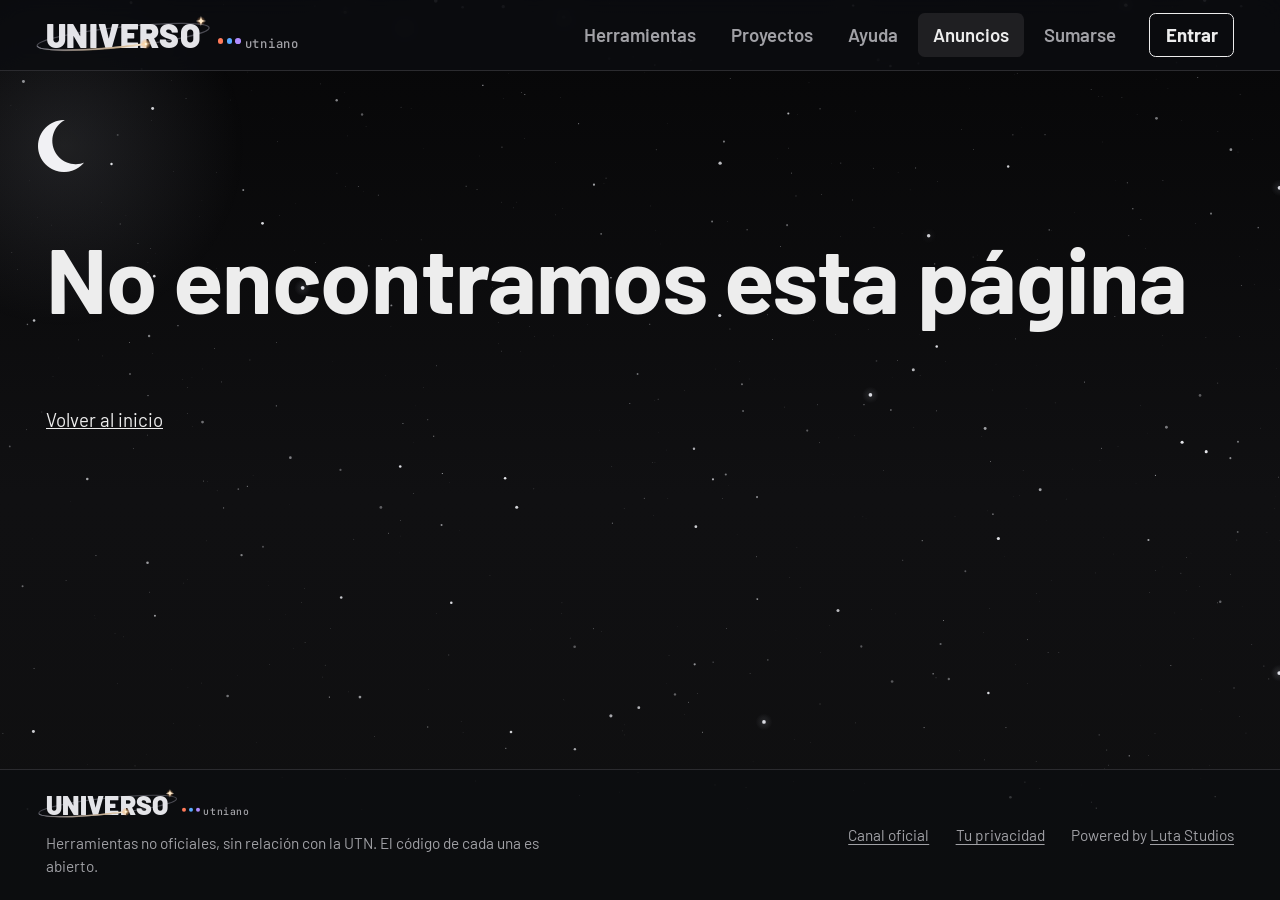
<file: anuncios/index.html>
<!doctype html>
<html lang="es-AR" class="con-movimiento">
  <head>
    <meta http-equiv="Content-Security-Policy" content="script-src 'self'; object-src 'none'; base-uri 'self'; worker-src 'self'" />
    <meta charset="UTF-8" />
    <meta name="viewport" content="width=device-width, initial-scale=1.0, viewport-fit=cover" />
    <meta name="description" content="Lo nuevo de El Santo Resumen, Super CVG y Sysacad Lindo. Lanzamientos y los cambios de cada versión." />
    <meta name="theme-color" content="#0c0d10" />
    <link rel="icon" type="image/svg+xml" href="/favicon.svg" />
    <title>Anuncios | Universo UTNiano</title>
    <meta property="og:type" content="website" />
    <meta property="og:site_name" content="Universo UTNiano" />
    <meta property="og:locale" content="es_AR" />
    <meta property="og:title" content="Anuncios | Universo UTNiano" />
    <meta property="og:description" content="Lo nuevo de El Santo Resumen, Super CVG y Sysacad Lindo. Lanzamientos y los cambios de cada versión." />
    <meta property="og:url" content="https://universo.lutastudios.com/anuncios" />
    <link rel="canonical" href="https://universo.lutastudios.com/anuncios" />
    <meta property="og:image" content="https://universo.lutastudios.com/og.jpg" />
    <meta property="og:image:width" content="1200" />
    <meta property="og:image:height" content="630" />
    <meta name="twitter:card" content="summary_large_image" />
    <script src="/universo.js"></script>
    <script type="module" crossorigin src="/assets/index-BhiK290_.js"></script>
    <link rel="modulepreload" crossorigin href="/assets/rolldown-runtime-WkwZ5CU-.js">
    <link rel="modulepreload" crossorigin href="/assets/FotoProyecto-BRX2Uv2W.js">
    <link rel="stylesheet" crossorigin href="/assets/FotoProyecto-BySTh4gX.css">
    <link rel="stylesheet" crossorigin href="/assets/index-Dxi-NQof.css">
  <noscript><style>.con-movimiento [data-aparece]{opacity:1!important;transform:none!important}</style></noscript>
  </head>
  <body>
    <div id="root"><div class="sitio"><a class="saltar" href="#contenido">Ir al contenido</a><header class="cabecera"><div class="contenedor cabecera__fila"><a class="cabecera__marca" href="/" data-discover="true"><span class="logo-universo" role="img" aria-label="Universo UTNiano"><span class="logo-universo__marca" aria-hidden="true"><svg class="logo-universo__atras" viewBox="-30 -108 520 140" focusable="false"><ellipse cx="234" cy="-36" rx="262" ry="30" transform="rotate(-6 234 -36)" fill="none" stroke="#4a4a52" stroke-width="4"></ellipse></svg>UNIVERSO<svg class="logo-universo__frente" viewBox="-30 -108 520 140" focusable="false"><defs><linearGradient id="logo-haz" x1="0" y1="0" x2="1" y2="0"><stop offset="0" stop-color="#ffd59a" stop-opacity="0"></stop><stop offset="0.75" stop-color="#ffd59a" stop-opacity="0.6"></stop><stop offset="1" stop-color="#fff4e2"></stop></linearGradient><radialGradient id="logo-luz"><stop offset="0" stop-color="#fff4e0"></stop><stop offset="0.3" stop-color="#ffd59a" stop-opacity="0.75"></stop><stop offset="1" stop-color="#ff9a50" stop-opacity="0"></stop></radialGradient><clipPath id="logo-frente"><rect x="-60" y="-35" width="362" height="120"></rect></clipPath></defs><g transform="rotate(-6 234 -36)"><ellipse cx="234" cy="-36" rx="262" ry="30" fill="none" stroke="#7a7a84" stroke-width="4" clip-path="url(#logo-frente)"></ellipse><path d="M -16 -26 A 262 30 0 0 0 300 -7" fill="none" stroke="url(#logo-haz)" stroke-width="6" stroke-linecap="round"></path><circle cx="300" cy="-7" r="16" fill="url(#logo-luz)"></circle><circle cx="300" cy="-7" r="3" fill="#fff4e2"></circle></g><path transform="translate(470 -84)" d="M0 -16 C2 -3 3 -2 16 0 C3 2 2 3 0 16 C-2 3 -3 2 -16 0 C-3 -2 -2 -3 0 -16Z" fill="#fff4e2"></path><circle cx="470" cy="-84" r="14" fill="url(#logo-luz)" opacity="0.6"></circle></svg></span><span class="logo-universo__puntos" aria-hidden="true"><i style="background: rgb(255, 122, 89);"></i><i style="background: rgb(90, 169, 255);"></i><i style="background: rgb(176, 140, 255);"></i></span><span class="logo-universo__bajada" aria-hidden="true">utniano</span></span></a><button type="button" class="cabecera__boton" aria-expanded="false" aria-controls="menu">Menú</button><nav id="menu" class="cabecera__menu" aria-label="Principal"><a class="" href="/" data-discover="true">Herramientas</a><a class="" href="/proyectos" data-discover="true">Proyectos</a><a class="" href="/ayuda" data-discover="true">Ayuda</a><a aria-current="page" class="active" href="/anuncios" data-discover="true">Anuncios</a><a class="" href="/sumarse" data-discover="true">Sumarse</a><a class="cabecera__cuenta" href="/ayuda" data-discover="true">Entrar</a></nav></div></header><main id="contenido"><div class="contenedor pagina anuncios"><header class="anuncios__cabeza"><h1>Anuncios</h1><p>Lo que llega a las herramientas y lo que cambia en cada versión.</p></header><ol class="bitacora"><li class="bitacora__entrada" style="--color: var(--h-comunidad);"><time class="bitacora__fecha" datetime="2026-11-25T20:32:36.587241+00:00" title="25 de noviembre de 2026"><span class="bitacora__dia">25</span><span class="bitacora__mes">nov</span></time><article class="anuncio" id="a-d48f4e97-a7e4-4898-b442-53247f81dc11" aria-labelledby="a-d48f4e97-a7e4-4898-b442-53247f81dc11-titulo" data-aparece="ficha"><div class="anuncio__rotulos"><span class="rotulo">anuncio</span><span class="anuncio__quien">Universo UTNiano</span></div><h2 class="anuncio__titulo" id="a-d48f4e97-a7e4-4898-b442-53247f81dc11-titulo">Un Universo más allá</h2><figure class="anuncio__medio" style="aspect-ratio: 16 / 9;"><img alt="" loading="lazy" decoding="async" src="https://i.ytimg.com/vi/EVYRND1OT9U/hqdefault.jpg"><button type="button" class="anuncio__play"><span class="anuncio__play-icono" aria-hidden="true"></span><span class="solo-lectores">Reproducir el video: Un Universo más allá</span></button></figure><p class="anuncio__texto">Lanzamiento oficial de Universo UTNiano</p><ul class="cambios"><li data-tipo="nuevo"><span class="cambios__tipo">nuevo</span><span>Hub Central para los proyectos de todos los estudiantes</span></li><li data-tipo="nuevo"><span class="cambios__tipo">nuevo</span><span>Herramientas de desarrollo gratuitas creadas por mí</span></li><li data-tipo="nuevo"><span class="cambios__tipo">nuevo</span><span>API del Santo Resumen para interactuar con usuarios (solo lectura)</span></li><li data-tipo="nuevo"><span class="cambios__tipo">nuevo</span><span>La posibilidad de unirte al Sistema Solar con tu Proyecto</span></li></ul></article></li></ol></div></main><footer class="pie"><div class="contenedor pie__fila"><div class="pie__marca"><span class="logo-universo" role="img" aria-label="Universo UTNiano" style="font-size: 24px;"><span class="logo-universo__marca" aria-hidden="true"><svg class="logo-universo__atras" viewBox="-30 -108 520 140" focusable="false"><ellipse cx="234" cy="-36" rx="262" ry="30" transform="rotate(-6 234 -36)" fill="none" stroke="#4a4a52" stroke-width="4"></ellipse></svg>UNIVERSO<svg class="logo-universo__frente" viewBox="-30 -108 520 140" focusable="false"><defs><linearGradient id="logo-haz" x1="0" y1="0" x2="1" y2="0"><stop offset="0" stop-color="#ffd59a" stop-opacity="0"></stop><stop offset="0.75" stop-color="#ffd59a" stop-opacity="0.6"></stop><stop offset="1" stop-color="#fff4e2"></stop></linearGradient><radialGradient id="logo-luz"><stop offset="0" stop-color="#fff4e0"></stop><stop offset="0.3" stop-color="#ffd59a" stop-opacity="0.75"></stop><stop offset="1" stop-color="#ff9a50" stop-opacity="0"></stop></radialGradient><clipPath id="logo-frente"><rect x="-60" y="-35" width="362" height="120"></rect></clipPath></defs><g transform="rotate(-6 234 -36)"><ellipse cx="234" cy="-36" rx="262" ry="30" fill="none" stroke="#7a7a84" stroke-width="4" clip-path="url(#logo-frente)"></ellipse><path d="M -16 -26 A 262 30 0 0 0 300 -7" fill="none" stroke="url(#logo-haz)" stroke-width="6" stroke-linecap="round"></path><circle cx="300" cy="-7" r="16" fill="url(#logo-luz)"></circle><circle cx="300" cy="-7" r="3" fill="#fff4e2"></circle></g><path transform="translate(470 -84)" d="M0 -16 C2 -3 3 -2 16 0 C3 2 2 3 0 16 C-2 3 -3 2 -16 0 C-3 -2 -2 -3 0 -16Z" fill="#fff4e2"></path><circle cx="470" cy="-84" r="14" fill="url(#logo-luz)" opacity="0.6"></circle></svg></span><span class="logo-universo__puntos" aria-hidden="true"><i style="background: rgb(255, 122, 89);"></i><i style="background: rgb(90, 169, 255);"></i><i style="background: rgb(176, 140, 255);"></i></span><span class="logo-universo__bajada" aria-hidden="true">utniano</span></span><p>Herramientas no oficiales, sin relación con la UTN. El código de cada una es abierto.</p></div><p class="pie__enlaces"><a href="https://whatsapp.com/channel/0029VbE401KAInPqADnMxN1C" target="_blank" rel="noreferrer">Canal oficial<span class="solo-lectores"> de WhatsApp (se abre en otra pestaña)</span></a><a href="/privacidad" data-discover="true">Tu privacidad</a><span>Powered by <a href="https://lutastudios.com/" target="_blank" rel="noreferrer">Luta Studios<span class="solo-lectores"> (se abre en otra pestaña)</span></a></span></p></div></footer></div><div class="avisos" role="status" aria-live="polite"></div></div>
  </body>
</html>
</file>
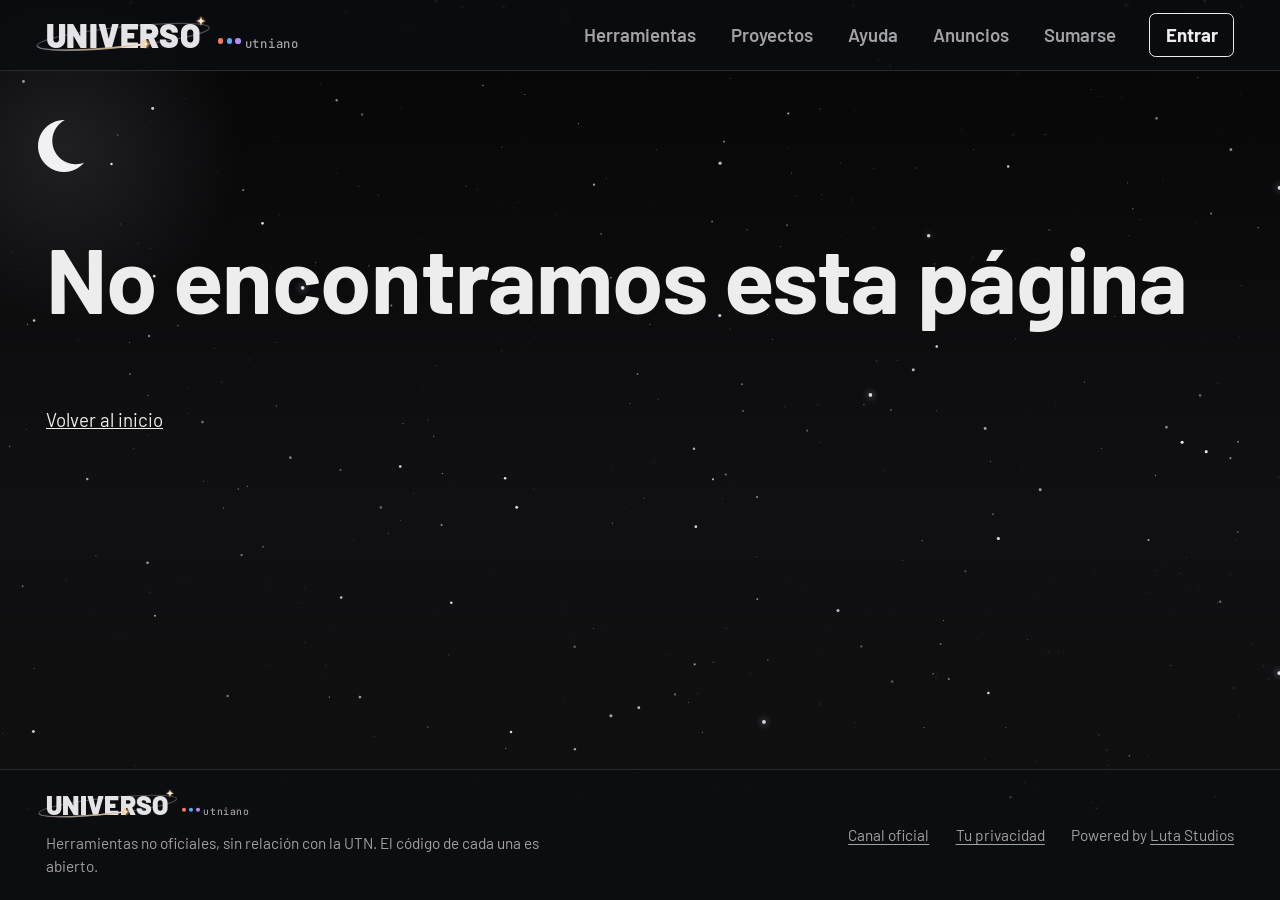
<file: apps-conectadas/index.html>
<!doctype html>
<html lang="es-AR">
  <head>
    <meta http-equiv="Content-Security-Policy" content="script-src 'self'; object-src 'none'; base-uri 'self'; worker-src 'self'" />
    <meta charset="UTF-8" />
    <meta name="viewport" content="width=device-width, initial-scale=1.0, viewport-fit=cover" />
    <meta name="description" content="El Santo Resumen, Super CVG y Sysacad Lindo en un solo lugar. Herramientas abiertas para alumnos de la UTN FRRO, con ayuda y proyectos de la comunidad." />
    <meta name="theme-color" content="#0c0d10" />
    <link rel="icon" type="image/svg+xml" href="/favicon.svg" />
    <title>Universo UTNiano</title>
    <meta property="og:type" content="website" />
    <meta property="og:site_name" content="Universo UTNiano" />
    <meta property="og:locale" content="es_AR" />
    <meta property="og:title" content="Universo UTNiano" />
    <meta property="og:description" content="El Santo Resumen, Super CVG y Sysacad Lindo en un solo lugar. Herramientas abiertas para alumnos de la UTN FRRO, con ayuda y proyectos de la comunidad." />
    <meta property="og:image" content="https://universo.lutastudios.com/og.jpg" />
    <meta property="og:image:width" content="1200" />
    <meta property="og:image:height" content="630" />
    <meta name="twitter:card" content="summary_large_image" />
    <meta name="robots" content="noindex" />
    <script src="/universo.js"></script>
    <script type="module" crossorigin src="/assets/index-BhiK290_.js"></script>
    <link rel="modulepreload" crossorigin href="/assets/rolldown-runtime-WkwZ5CU-.js">
    <link rel="modulepreload" crossorigin href="/assets/FotoProyecto-BRX2Uv2W.js">
    <link rel="stylesheet" crossorigin href="/assets/FotoProyecto-BySTh4gX.css">
    <link rel="stylesheet" crossorigin href="/assets/index-Dxi-NQof.css">
  </head>
  <body>
    <div id="root"></div>
  </body>
</html>
</file>
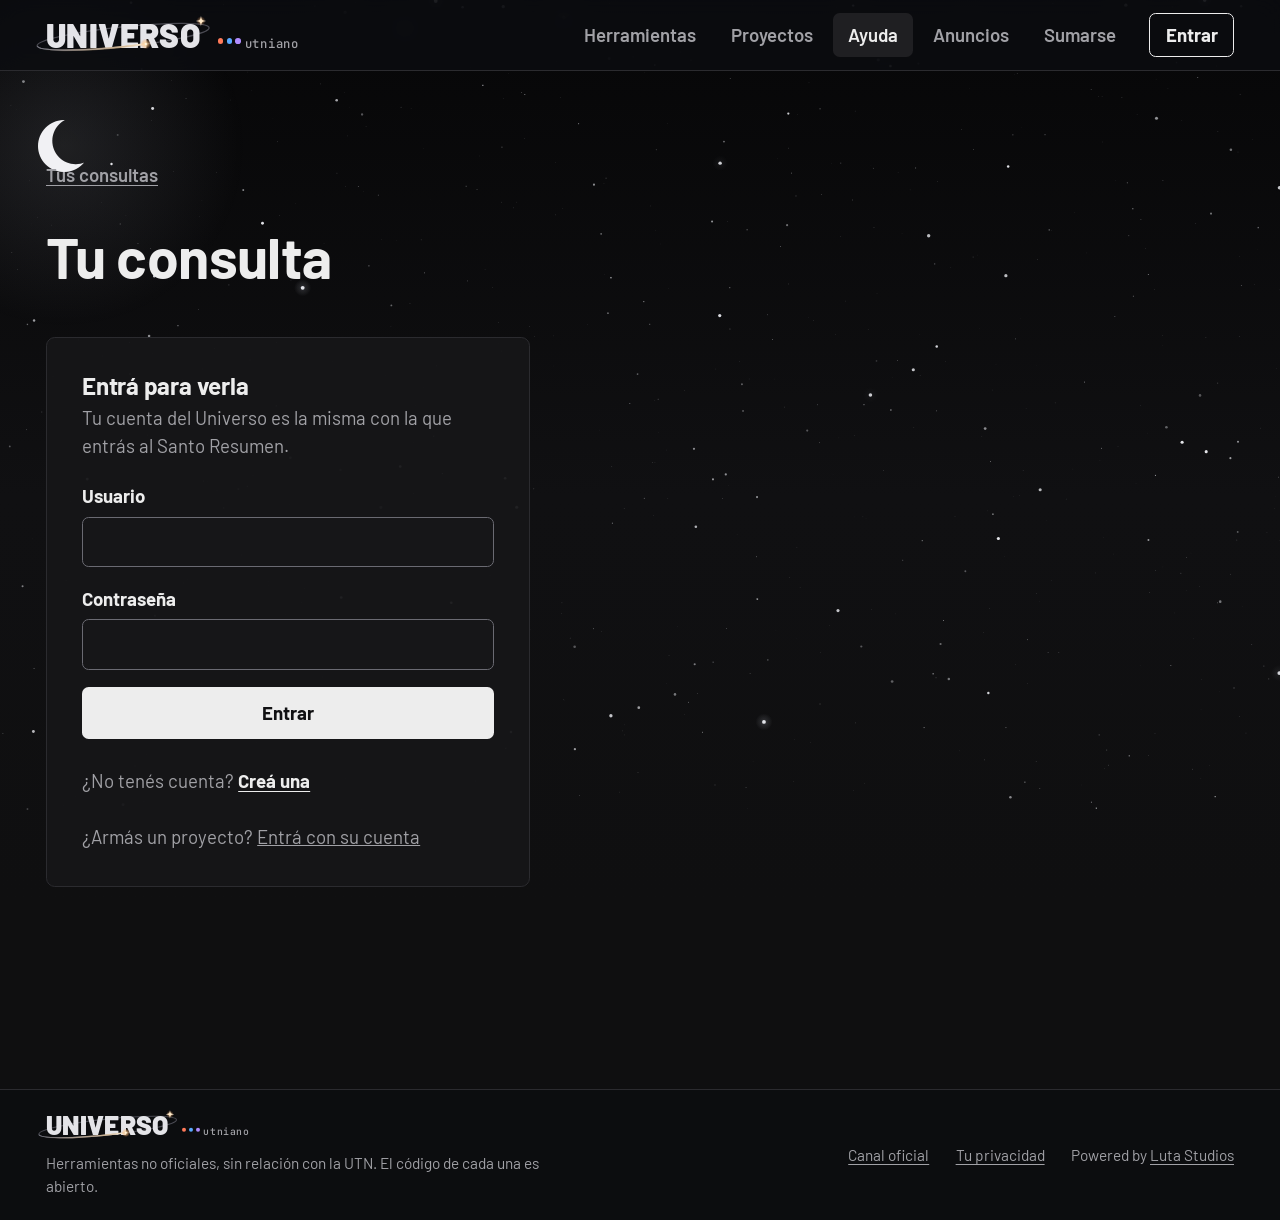
<file: ayuda/index.html>
<!doctype html>
<html lang="es-AR" class="con-movimiento">
  <head>
    <meta http-equiv="Content-Security-Policy" content="script-src 'self'; object-src 'none'; base-uri 'self'; worker-src 'self'" />
    <meta charset="UTF-8" />
    <meta name="viewport" content="width=device-width, initial-scale=1.0, viewport-fit=cover" />
    <meta name="description" content="Escribí una consulta sobre El Santo Resumen, Super CVG o Sysacad Lindo con tu cuenta del Universo. La respuesta llega acá." />
    <meta name="theme-color" content="#0c0d10" />
    <link rel="icon" type="image/svg+xml" href="/favicon.svg" />
    <title>Ayuda | Universo UTNiano</title>
    <meta property="og:type" content="website" />
    <meta property="og:site_name" content="Universo UTNiano" />
    <meta property="og:locale" content="es_AR" />
    <meta property="og:title" content="Ayuda | Universo UTNiano" />
    <meta property="og:description" content="Escribí una consulta sobre El Santo Resumen, Super CVG o Sysacad Lindo con tu cuenta del Universo. La respuesta llega acá." />
    <meta property="og:url" content="https://universo.lutastudios.com/ayuda" />
    <link rel="canonical" href="https://universo.lutastudios.com/ayuda" />
    <meta property="og:image" content="https://universo.lutastudios.com/og.jpg" />
    <meta property="og:image:width" content="1200" />
    <meta property="og:image:height" content="630" />
    <meta name="twitter:card" content="summary_large_image" />
    <script src="/universo.js"></script>
    <script type="module" crossorigin src="/assets/index-BhiK290_.js"></script>
    <link rel="modulepreload" crossorigin href="/assets/rolldown-runtime-WkwZ5CU-.js">
    <link rel="modulepreload" crossorigin href="/assets/FotoProyecto-BRX2Uv2W.js">
    <link rel="stylesheet" crossorigin href="/assets/FotoProyecto-BySTh4gX.css">
    <link rel="stylesheet" crossorigin href="/assets/index-Dxi-NQof.css">
  <noscript><style>.con-movimiento [data-aparece]{opacity:1!important;transform:none!important}</style></noscript>
  </head>
  <body>
    <div id="root"><div class="sitio"><a class="saltar" href="#contenido">Ir al contenido</a><header class="cabecera"><div class="contenedor cabecera__fila"><a class="cabecera__marca" href="/" data-discover="true"><span class="logo-universo" role="img" aria-label="Universo UTNiano"><span class="logo-universo__marca" aria-hidden="true"><svg class="logo-universo__atras" viewBox="-30 -108 520 140" focusable="false"><ellipse cx="234" cy="-36" rx="262" ry="30" transform="rotate(-6 234 -36)" fill="none" stroke="#4a4a52" stroke-width="4"></ellipse></svg>UNIVERSO<svg class="logo-universo__frente" viewBox="-30 -108 520 140" focusable="false"><defs><linearGradient id="logo-haz" x1="0" y1="0" x2="1" y2="0"><stop offset="0" stop-color="#ffd59a" stop-opacity="0"></stop><stop offset="0.75" stop-color="#ffd59a" stop-opacity="0.6"></stop><stop offset="1" stop-color="#fff4e2"></stop></linearGradient><radialGradient id="logo-luz"><stop offset="0" stop-color="#fff4e0"></stop><stop offset="0.3" stop-color="#ffd59a" stop-opacity="0.75"></stop><stop offset="1" stop-color="#ff9a50" stop-opacity="0"></stop></radialGradient><clipPath id="logo-frente"><rect x="-60" y="-35" width="362" height="120"></rect></clipPath></defs><g transform="rotate(-6 234 -36)"><ellipse cx="234" cy="-36" rx="262" ry="30" fill="none" stroke="#7a7a84" stroke-width="4" clip-path="url(#logo-frente)"></ellipse><path d="M -16 -26 A 262 30 0 0 0 300 -7" fill="none" stroke="url(#logo-haz)" stroke-width="6" stroke-linecap="round"></path><circle cx="300" cy="-7" r="16" fill="url(#logo-luz)"></circle><circle cx="300" cy="-7" r="3" fill="#fff4e2"></circle></g><path transform="translate(470 -84)" d="M0 -16 C2 -3 3 -2 16 0 C3 2 2 3 0 16 C-2 3 -3 2 -16 0 C-3 -2 -2 -3 0 -16Z" fill="#fff4e2"></path><circle cx="470" cy="-84" r="14" fill="url(#logo-luz)" opacity="0.6"></circle></svg></span><span class="logo-universo__puntos" aria-hidden="true"><i style="background: rgb(255, 122, 89);"></i><i style="background: rgb(90, 169, 255);"></i><i style="background: rgb(176, 140, 255);"></i></span><span class="logo-universo__bajada" aria-hidden="true">utniano</span></span></a><button type="button" class="cabecera__boton" aria-expanded="false" aria-controls="menu">Menú</button><nav id="menu" class="cabecera__menu" aria-label="Principal"><a class="" href="/" data-discover="true">Herramientas</a><a class="" href="/proyectos" data-discover="true">Proyectos</a><a aria-current="page" class="active" href="/ayuda" data-discover="true">Ayuda</a><a class="" href="/anuncios" data-discover="true">Anuncios</a><a class="" href="/sumarse" data-discover="true">Sumarse</a><a class="cabecera__cuenta" href="/ayuda" data-discover="true">Entrar</a></nav></div></header><main id="contenido"><div class="contenedor pagina ayuda"><div class="ayuda__sin-cuenta"><div><h1>Ayuda</h1><p class="ayuda__bajada">Si algo no anda, tenés una duda o se te ocurre una mejora, escribí una consulta. Cada una se lee y se contesta acá.</p><p class="ayuda__bajada">Hace falta tu cuenta del Universo UTNiano para que la respuesta te llegue solo a vos. No pide mail.</p><svg class="constelacion constelacion-hueco" viewBox="0 0 1.003 1.16" aria-hidden="true" focusable="false"><line class="constelacion__guia" x1="0.5015" y1="0.08" x2="0.5015" y2="0.41150000000000003"></line><line class="constelacion__guia" x1="0.5015" y1="0.41150000000000003" x2="0.5015" y2="0.5761999999999999"></line><line class="constelacion__guia" x1="0.5015" y1="0.5761999999999999" x2="0.5015" y2="0.7484999999999999"></line><line class="constelacion__guia" x1="0.5015" y1="0.7484999999999999" x2="0.5015" y2="1.08"></line><line class="constelacion__guia" x1="0.5015" y1="0.5761999999999999" x2="0.08" y2="0.5761999999999999"></line><line class="constelacion__guia" x1="0.5015" y1="0.5761999999999999" x2="0.9229999999999999" y2="0.5761999999999999"></line><line class="constelacion__guia" x1="0.833" y1="0.08" x2="0.7359058979633405" y2="0.31440589796334056"></line><line class="constelacion__guia" x1="0.7359058979633405" y1="0.31440589796334056" x2="0.5015" y2="0.41150000000000003"></line><line class="constelacion__guia" x1="0.5015" y1="0.41150000000000003" x2="0.2670941020366595" y2="0.31440589796334056"></line><line class="constelacion__guia" x1="0.2670941020366595" y1="0.31440589796334056" x2="0.16999999999999998" y2="0.08"></line><line class="constelacion__guia" x1="0.833" y1="1.08" x2="0.7359058979633405" y2="0.8455941020366594"></line><line class="constelacion__guia" x1="0.7359058979633405" y1="0.8455941020366594" x2="0.5015" y2="0.7484999999999999"></line><line class="constelacion__guia" x1="0.5015" y1="0.7484999999999999" x2="0.2670941020366595" y2="0.8455941020366594"></line><line class="constelacion__guia" x1="0.2670941020366595" y1="0.8455941020366594" x2="0.16999999999999998" y2="1.08"></line><line class="constelacion__trazo" x1="0.5015" y1="0.08" x2="0.5015" y2="0.41150000000000003" pathLength="1" stroke-dasharray="1" stroke-dashoffset="1"></line><line class="constelacion__trazo" x1="0.5015" y1="0.41150000000000003" x2="0.5015" y2="0.5761999999999999" pathLength="1" stroke-dasharray="1" stroke-dashoffset="1"></line><line class="constelacion__trazo" x1="0.5015" y1="0.5761999999999999" x2="0.5015" y2="0.7484999999999999" pathLength="1" stroke-dasharray="1" stroke-dashoffset="1"></line><line class="constelacion__trazo" x1="0.5015" y1="0.7484999999999999" x2="0.5015" y2="1.08" pathLength="1" stroke-dasharray="1" stroke-dashoffset="1"></line><line class="constelacion__trazo" x1="0.5015" y1="0.5761999999999999" x2="0.08" y2="0.5761999999999999" pathLength="1" stroke-dasharray="1" stroke-dashoffset="1"></line><line class="constelacion__trazo" x1="0.5015" y1="0.5761999999999999" x2="0.9229999999999999" y2="0.5761999999999999" pathLength="1" stroke-dasharray="1" stroke-dashoffset="1"></line><line class="constelacion__trazo" x1="0.833" y1="0.08" x2="0.7359058979633405" y2="0.31440589796334056" pathLength="1" stroke-dasharray="1" stroke-dashoffset="1"></line><line class="constelacion__trazo" x1="0.7359058979633405" y1="0.31440589796334056" x2="0.5015" y2="0.41150000000000003" pathLength="1" stroke-dasharray="1" stroke-dashoffset="1"></line><line class="constelacion__trazo" x1="0.5015" y1="0.41150000000000003" x2="0.2670941020366595" y2="0.31440589796334056" pathLength="1" stroke-dasharray="1" stroke-dashoffset="1"></line><line class="constelacion__trazo" x1="0.2670941020366595" y1="0.31440589796334056" x2="0.16999999999999998" y2="0.08" pathLength="1" stroke-dasharray="1" stroke-dashoffset="1"></line><line class="constelacion__trazo" x1="0.833" y1="1.08" x2="0.7359058979633405" y2="0.8455941020366594" pathLength="1" stroke-dasharray="1" stroke-dashoffset="1"></line><line class="constelacion__trazo" x1="0.7359058979633405" y1="0.8455941020366594" x2="0.5015" y2="0.7484999999999999" pathLength="1" stroke-dasharray="1" stroke-dashoffset="1"></line><line class="constelacion__trazo" x1="0.5015" y1="0.7484999999999999" x2="0.2670941020366595" y2="0.8455941020366594" pathLength="1" stroke-dasharray="1" stroke-dashoffset="1"></line><line class="constelacion__trazo" x1="0.2670941020366595" y1="0.8455941020366594" x2="0.16999999999999998" y2="1.08" pathLength="1" stroke-dasharray="1" stroke-dashoffset="1"></line><circle class="constelacion__estrella" cx="0.5015" cy="0.08" r="0.022"></circle><circle class="constelacion__estrella" cx="0.5015" cy="1.08" r="0.022"></circle><circle class="constelacion__estrella" cx="0.08" cy="0.5761999999999999" r="0.022"></circle><circle class="constelacion__estrella" cx="0.9229999999999999" cy="0.5761999999999999" r="0.022"></circle><circle class="constelacion__estrella" cx="0.5015" cy="0.5761999999999999" r="0.022"></circle><circle class="constelacion__estrella" cx="0.833" cy="0.08" r="0.022"></circle><circle class="constelacion__estrella" cx="0.7359058979633405" cy="0.31440589796334056" r="0.022"></circle><circle class="constelacion__estrella" cx="0.5015" cy="0.41150000000000003" r="0.022"></circle><circle class="constelacion__estrella" cx="0.2670941020366595" cy="0.31440589796334056" r="0.022"></circle><circle class="constelacion__estrella" cx="0.16999999999999998" cy="0.08" r="0.022"></circle><circle class="constelacion__estrella" cx="0.833" cy="1.08" r="0.022"></circle><circle class="constelacion__estrella" cx="0.7359058979633405" cy="0.8455941020366594" r="0.022"></circle><circle class="constelacion__estrella" cx="0.5015" cy="0.7484999999999999" r="0.022"></circle><circle class="constelacion__estrella" cx="0.2670941020366595" cy="0.8455941020366594" r="0.022"></circle><circle class="constelacion__estrella" cx="0.16999999999999998" cy="1.08" r="0.022"></circle></svg></div><section class="entrar" aria-labelledby="entrar-titulo"><h2 id="entrar-titulo">Entrá con tu cuenta del Universo</h2><p class="entrar__nota">Tu cuenta del Universo es la misma con la que entrás al Santo Resumen.</p><form novalidate=""><div class="campo"><label class="campo__etiqueta" for="_r_0_">Usuario</label><input class="campo__control" autocomplete="username" autocapitalize="none" spellcheck="false" id="_r_0_" value="" name="usuario"></div><div class="campo"><label class="campo__etiqueta" for="_r_1_">Contraseña</label><input class="campo__control" autocomplete="current-password" id="_r_1_" type="password" value="" name="contrasena"></div><button class="boton entrar__boton" type="submit">Entrar</button></form><p class="entrar__cambiar">¿No tenés cuenta? <button type="button" class="boton-texto">Creá una</button></p><p class="entrar__cambiar">¿Armás un proyecto? <a href="/mi-proyecto" data-discover="true">Entrá con su cuenta</a></p></section></div></div></main><footer class="pie"><div class="contenedor pie__fila"><div class="pie__marca"><span class="logo-universo" role="img" aria-label="Universo UTNiano" style="font-size: 24px;"><span class="logo-universo__marca" aria-hidden="true"><svg class="logo-universo__atras" viewBox="-30 -108 520 140" focusable="false"><ellipse cx="234" cy="-36" rx="262" ry="30" transform="rotate(-6 234 -36)" fill="none" stroke="#4a4a52" stroke-width="4"></ellipse></svg>UNIVERSO<svg class="logo-universo__frente" viewBox="-30 -108 520 140" focusable="false"><defs><linearGradient id="logo-haz" x1="0" y1="0" x2="1" y2="0"><stop offset="0" stop-color="#ffd59a" stop-opacity="0"></stop><stop offset="0.75" stop-color="#ffd59a" stop-opacity="0.6"></stop><stop offset="1" stop-color="#fff4e2"></stop></linearGradient><radialGradient id="logo-luz"><stop offset="0" stop-color="#fff4e0"></stop><stop offset="0.3" stop-color="#ffd59a" stop-opacity="0.75"></stop><stop offset="1" stop-color="#ff9a50" stop-opacity="0"></stop></radialGradient><clipPath id="logo-frente"><rect x="-60" y="-35" width="362" height="120"></rect></clipPath></defs><g transform="rotate(-6 234 -36)"><ellipse cx="234" cy="-36" rx="262" ry="30" fill="none" stroke="#7a7a84" stroke-width="4" clip-path="url(#logo-frente)"></ellipse><path d="M -16 -26 A 262 30 0 0 0 300 -7" fill="none" stroke="url(#logo-haz)" stroke-width="6" stroke-linecap="round"></path><circle cx="300" cy="-7" r="16" fill="url(#logo-luz)"></circle><circle cx="300" cy="-7" r="3" fill="#fff4e2"></circle></g><path transform="translate(470 -84)" d="M0 -16 C2 -3 3 -2 16 0 C3 2 2 3 0 16 C-2 3 -3 2 -16 0 C-3 -2 -2 -3 0 -16Z" fill="#fff4e2"></path><circle cx="470" cy="-84" r="14" fill="url(#logo-luz)" opacity="0.6"></circle></svg></span><span class="logo-universo__puntos" aria-hidden="true"><i style="background: rgb(255, 122, 89);"></i><i style="background: rgb(90, 169, 255);"></i><i style="background: rgb(176, 140, 255);"></i></span><span class="logo-universo__bajada" aria-hidden="true">utniano</span></span><p>Herramientas no oficiales, sin relación con la UTN. El código de cada una es abierto.</p></div><p class="pie__enlaces"><a href="https://whatsapp.com/channel/0029VbE401KAInPqADnMxN1C" target="_blank" rel="noreferrer">Canal oficial<span class="solo-lectores"> de WhatsApp (se abre en otra pestaña)</span></a><a href="/privacidad" data-discover="true">Tu privacidad</a><span>Powered by <a href="https://lutastudios.com/" target="_blank" rel="noreferrer">Luta Studios<span class="solo-lectores"> (se abre en otra pestaña)</span></a></span></p></div></footer></div><div class="avisos" role="status" aria-live="polite"></div></div>
  </body>
</html>
</file>
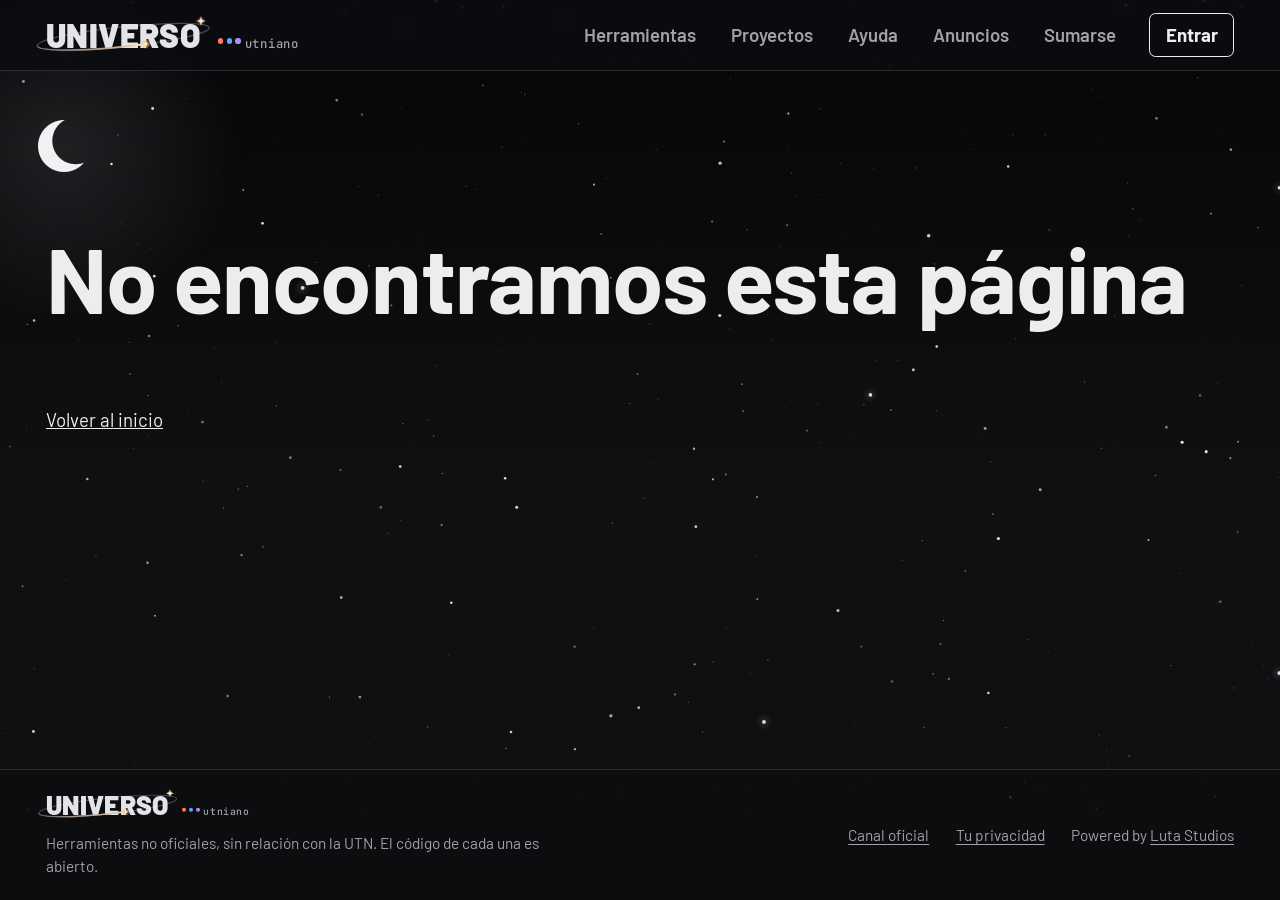
<file: desarrolladores/index.html>
<!doctype html>
<html lang="es-AR" class="con-movimiento">
  <head>
    <meta http-equiv="Content-Security-Policy" content="script-src 'self'; object-src 'none'; base-uri 'self'; worker-src 'self'" />
    <meta charset="UTF-8" />
    <meta name="viewport" content="width=device-width, initial-scale=1.0, viewport-fit=cover" />
    <meta name="description" content="Cómo conectar tu app de alumno a las cuentas del Universo UTNiano. Solo lectura, con el permiso del alumno y sin ver su contraseña." />
    <meta name="theme-color" content="#0c0d10" />
    <link rel="icon" type="image/svg+xml" href="/favicon.svg" />
    <title>Entrar con el Universo | Universo UTNiano</title>
    <meta property="og:type" content="website" />
    <meta property="og:site_name" content="Universo UTNiano" />
    <meta property="og:locale" content="es_AR" />
    <meta property="og:title" content="Entrar con el Universo | Universo UTNiano" />
    <meta property="og:description" content="Cómo conectar tu app de alumno a las cuentas del Universo UTNiano. Solo lectura, con el permiso del alumno y sin ver su contraseña." />
    <meta property="og:url" content="https://universo.lutastudios.com/desarrolladores" />
    <link rel="canonical" href="https://universo.lutastudios.com/desarrolladores" />
    <meta property="og:image" content="https://universo.lutastudios.com/og.jpg" />
    <meta property="og:image:width" content="1200" />
    <meta property="og:image:height" content="630" />
    <meta name="twitter:card" content="summary_large_image" />
    <script src="/universo.js"></script>
    <script type="module" crossorigin src="/assets/index-BhiK290_.js"></script>
    <link rel="modulepreload" crossorigin href="/assets/rolldown-runtime-WkwZ5CU-.js">
    <link rel="modulepreload" crossorigin href="/assets/FotoProyecto-BRX2Uv2W.js">
    <link rel="stylesheet" crossorigin href="/assets/FotoProyecto-BySTh4gX.css">
    <link rel="stylesheet" crossorigin href="/assets/index-Dxi-NQof.css">
  <noscript><style>.con-movimiento [data-aparece]{opacity:1!important;transform:none!important}</style></noscript>
  </head>
  <body>
    <div id="root"><div class="sitio"><a class="saltar" href="#contenido">Ir al contenido</a><header class="cabecera"><div class="contenedor cabecera__fila"><a class="cabecera__marca" href="/" data-discover="true"><span class="logo-universo" role="img" aria-label="Universo UTNiano"><span class="logo-universo__marca" aria-hidden="true"><svg class="logo-universo__atras" viewBox="-30 -108 520 140" focusable="false"><ellipse cx="234" cy="-36" rx="262" ry="30" transform="rotate(-6 234 -36)" fill="none" stroke="#4a4a52" stroke-width="4"></ellipse></svg>UNIVERSO<svg class="logo-universo__frente" viewBox="-30 -108 520 140" focusable="false"><defs><linearGradient id="logo-haz" x1="0" y1="0" x2="1" y2="0"><stop offset="0" stop-color="#ffd59a" stop-opacity="0"></stop><stop offset="0.75" stop-color="#ffd59a" stop-opacity="0.6"></stop><stop offset="1" stop-color="#fff4e2"></stop></linearGradient><radialGradient id="logo-luz"><stop offset="0" stop-color="#fff4e0"></stop><stop offset="0.3" stop-color="#ffd59a" stop-opacity="0.75"></stop><stop offset="1" stop-color="#ff9a50" stop-opacity="0"></stop></radialGradient><clipPath id="logo-frente"><rect x="-60" y="-35" width="362" height="120"></rect></clipPath></defs><g transform="rotate(-6 234 -36)"><ellipse cx="234" cy="-36" rx="262" ry="30" fill="none" stroke="#7a7a84" stroke-width="4" clip-path="url(#logo-frente)"></ellipse><path d="M -16 -26 A 262 30 0 0 0 300 -7" fill="none" stroke="url(#logo-haz)" stroke-width="6" stroke-linecap="round"></path><circle cx="300" cy="-7" r="16" fill="url(#logo-luz)"></circle><circle cx="300" cy="-7" r="3" fill="#fff4e2"></circle></g><path transform="translate(470 -84)" d="M0 -16 C2 -3 3 -2 16 0 C3 2 2 3 0 16 C-2 3 -3 2 -16 0 C-3 -2 -2 -3 0 -16Z" fill="#fff4e2"></path><circle cx="470" cy="-84" r="14" fill="url(#logo-luz)" opacity="0.6"></circle></svg></span><span class="logo-universo__puntos" aria-hidden="true"><i style="background: rgb(255, 122, 89);"></i><i style="background: rgb(90, 169, 255);"></i><i style="background: rgb(176, 140, 255);"></i></span><span class="logo-universo__bajada" aria-hidden="true">utniano</span></span></a><button type="button" class="cabecera__boton" aria-expanded="false" aria-controls="menu">Menú</button><nav id="menu" class="cabecera__menu" aria-label="Principal"><a class="" href="/" data-discover="true">Herramientas</a><a class="" href="/proyectos" data-discover="true">Proyectos</a><a class="" href="/ayuda" data-discover="true">Ayuda</a><a class="" href="/anuncios" data-discover="true">Anuncios</a><a class="" href="/sumarse" data-discover="true">Sumarse</a><a class="cabecera__cuenta" href="/ayuda" data-discover="true">Entrar</a></nav></div></header><main id="contenido"><div class="contenedor pagina dev"><header class="dev__cabeza"><span class="rotulo">para proyectos de alumnos</span><h1>Entrar con el Universo</h1><p>Tus usuarios entran con su cuenta del Universo UTNiano, la misma de El Santo Resumen. Con su permiso, tu app lee algunos datos suyos.</p><ul class="dev__garantias"><li>Nunca ves la contraseña. El alumno entra en nuestra página, no en la tuya.</li><li>Nunca tocás la base. Todo pasa por la API.</li><li>Solo leés. No hay forma de escribir en la cuenta del alumno.</li><li>El alumno ve qué pedís y te saca el permiso cuando quiera.</li></ul></header><section class="dev__bloque" aria-labelledby="dev-pedir"><h2 id="dev-pedir">Pedir acceso</h2><p class="dev__bajada">Entrá con tu cuenta del Universo y mandá una consulta con el tema proyecto. Contá esto.</p><ul class="dev__lista"><li>El nombre de la app y su link, con https.</li><li>Las direcciones de vuelta, hasta 10 y exactas. Ahí vuelve el alumno después de decidir.</li><li>Qué alcances necesitás y para qué.</li><li>Si tiene servidor propio o vive solo en el navegador. Con servidor lleva secreto.</li><li>Si querés probar en tu compu. Mientras está en pruebas se habilita http://localhost.</li></ul><p class="dev__nota">Si se aprueba, te llegan tu client_id y las direcciones de SERVICIO y PERMISO. El secreto se muestra una sola vez. Si lo perdés, se rota y el viejo deja de andar.</p><a class="boton" href="/ayuda/nueva?tema=proyecto" data-discover="true">Pedir acceso</a><p class="dev__nota">Tu proyecto también puede tener su página en el universo, con su presentación, noticias y canales. La cuenta para editarla se pide por una consulta. <a href="/mi-proyecto" data-discover="true">Soy responsable de un proyecto</a></p></section><section class="dev__bloque" aria-labelledby="dev-alcances"><h2 id="dev-alcances">Qué podés leer</h2><dl class="dev__alcances"><div><dt><code>perfil</code></dt><dd>Un id del alumno solo para tu app. Va siempre.</dd></div><div><dt><code>materias</code></dt><dd>Las materias que tiene aprobadas, regulares y en curso en el mapa de la carrera.</dd></div></dl><p class="dev__nota">El id de perfil es siempre el mismo para ese alumno en tu app. Otra app recibe otro, así nadie cruza datos. Pedí solo lo que usás. Cada alcance de más es un motivo para que te digan que no.</p></section><section class="dev__bloque" aria-labelledby="dev-flujo"><h2 id="dev-flujo">Cómo funciona</h2><p class="dev__bajada">OAuth 2.0 con código de autorización y PKCE S256, como entrar con Google.</p><ol class="dev__pasos"><li><h3>Armás el desafío</h3><p>Un verificador al azar y su SHA-256 en base64url. PKCE va siempre, tengas secreto o no.</p></li><li><h3>Mandás al alumno a PERMISO</h3><p>Con tu client_id, la dirección de vuelta, los alcances, un state y el desafío.</p></li><li><h3>El alumno decide</h3><p>Entra con su cuenta del Universo en nuestra página y ve qué pedís.</p></li><li><h3>Vuelve a tu app</h3><p>Con code y tu state, o con error=access_denied si dijo que no.</p></li><li><h3>Canjeás el código</h3><p>Por un token de acceso de 1 hora y uno de renovación de 30 días.</p></li><li><h3>Leés la API</h3><p>Con el token de acceso. Cuando vence, lo renovás.</p></li></ol><div class="dev__detalle"><figure class="dev-codigo"><figcaption><span id="_r_0_">La ida</span><button type="button" class="dev-codigo__copiar" aria-label="Copiar La ida">Copiar</button><span class="solo-lectores" aria-live="polite"></span></figcaption><pre tabindex="0" aria-labelledby="_r_0_"><code>PERMISO?client_id=app_xxxxxxxxxxxxxxxxxxxxxx
       &amp;redirect_uri=https%3A%2F%2Fmiapp.ejemplo.com%2Fvuelta
       &amp;scope=perfil%20materias
       &amp;state=&lt;al azar, lo guardás&gt;
       &amp;code_challenge=&lt;desafío&gt;
       &amp;code_challenge_method=S256</code></pre></figure><p>La dirección de vuelta tiene que ser exactamente una de las registradas. Al volver, revisá que el state sea el que guardaste.</p><figure class="dev-codigo"><figcaption><span id="_r_1_">La vuelta</span><button type="button" class="dev-codigo__copiar" aria-label="Copiar La vuelta">Copiar</button><span class="solo-lectores" aria-live="polite"></span></figcaption><pre tabindex="0" aria-labelledby="_r_1_"><code>https://miapp.ejemplo.com/vuelta?code=&lt;código&gt;&amp;state=&lt;tu state&gt;
https://miapp.ejemplo.com/vuelta?error=access_denied&amp;state=&lt;tu state&gt;</code></pre></figure><p>El código vale 5 minutos y un solo uso. Si algo no cuadra, la página de permiso muestra el error y no vuelve a tu app.</p><figure class="dev-codigo"><figcaption><span id="_r_2_">Canjear el código, app del navegador</span><button type="button" class="dev-codigo__copiar" aria-label="Copiar Canjear el código, app del navegador">Copiar</button><span class="solo-lectores" aria-live="polite"></span></figcaption><pre tabindex="0" aria-labelledby="_r_2_"><code>curl -X POST "SERVICIO?a=oauth-token" \
  -d grant_type=authorization_code \
  -d code=&lt;código&gt; \
  -d redirect_uri=https://miapp.ejemplo.com/vuelta \
  -d client_id=app_xxxxxxxxxxxxxxxxxxxxxx \
  -d code_verifier=&lt;verificador&gt;</code></pre></figure><figure class="dev-codigo"><figcaption><span id="_r_3_">Canjear el código, app con servidor</span><button type="button" class="dev-codigo__copiar" aria-label="Copiar Canjear el código, app con servidor">Copiar</button><span class="solo-lectores" aria-live="polite"></span></figcaption><pre tabindex="0" aria-labelledby="_r_3_"><code>curl -X POST "SERVICIO?a=oauth-token" \
  -u "app_xxxxxxxxxxxxxxxxxxxxxx:$SECRETO_APP" \
  -d grant_type=authorization_code \
  -d code=&lt;código&gt; \
  -d redirect_uri=https://miapp.ejemplo.com/vuelta \
  -d code_verifier=&lt;verificador&gt;</code></pre></figure><figure class="dev-codigo"><figcaption><span id="_r_4_">La respuesta</span><button type="button" class="dev-codigo__copiar" aria-label="Copiar La respuesta">Copiar</button><span class="solo-lectores" aria-live="polite"></span></figcaption><pre tabindex="0" aria-labelledby="_r_4_"><code>{
  "access_token": "uat_…",
  "token_type": "Bearer",
  "expires_in": 3600,
  "refresh_token": "urt_…",
  "scope": "perfil materias"
}</code></pre></figure><p>El scope de la respuesta es lo que el alumno te dio de verdad. Fijate ahí, no en lo que pediste.</p><figure class="dev-codigo"><figcaption><span id="_r_5_">Leer la API</span><button type="button" class="dev-codigo__copiar" aria-label="Copiar Leer la API">Copiar</button><span class="solo-lectores" aria-live="polite"></span></figcaption><pre tabindex="0" aria-labelledby="_r_5_"><code>curl "SERVICIO?a=api-yo" -H "Authorization: Bearer uat_…"
{ "id": "2f1c…", "alcances": ["perfil", "materias"] }

curl "SERVICIO?a=api-materias" -H "Authorization: Bearer uat_…"
{
  "materias": [
    { "id": "analisis-matematico-i", "nombre": "Análisis Matemático I", "estado": "aprobada" },
    { "id": "ingles-i", "nombre": "Inglés I", "estado": "regular" },
    { "id": "analisis-matematico-ii", "nombre": "Análisis Matemático II", "estado": "en_curso" }
  ],
  "actualizado": "2026-11-24T18:30:00.000Z"
}</code></pre></figure><p>Estado es aprobada, regular o en_curso. Lo que no aparece, el alumno no lo marcó. El id de cada materia no cambia.</p><figure class="dev-codigo"><figcaption><span id="_r_6_">Renovar y cerrar sesión</span><button type="button" class="dev-codigo__copiar" aria-label="Copiar Renovar y cerrar sesión">Copiar</button><span class="solo-lectores" aria-live="polite"></span></figcaption><pre tabindex="0" aria-labelledby="_r_6_"><code>curl -X POST "SERVICIO?a=oauth-token" \
  -d grant_type=refresh_token \
  -d refresh_token=urt_… \
  -d client_id=app_xxxxxxxxxxxxxxxxxxxxxx

curl -X POST "SERVICIO?a=oauth-revocar" \
  -d token=urt_… \
  -d client_id=app_xxxxxxxxxxxxxxxxxxxxxx</code></pre></figure><p>Cada renovación trae un par nuevo y el token viejo deja de servir. Si uno se usa dos veces, se corta todo ese ingreso y el alumno vuelve a entrar. Renová desde un solo lugar.</p></div></section><section class="dev__bloque" aria-labelledby="dev-ejemplo"><h2 id="dev-ejemplo">Ejemplo para el navegador</h2><p class="dev__bajada">Sin librerías, con crypto.subtle. El verificador y el state esperan en sessionStorage hasta la vuelta.</p><figure class="dev-codigo"><figcaption><span id="_r_7_">Ejemplo completo</span><button type="button" class="dev-codigo__copiar" aria-label="Copiar Ejemplo completo">Copiar</button><span class="solo-lectores" aria-live="polite"></span></figcaption><pre tabindex="0" aria-labelledby="_r_7_"><code>const SERVICIO = 'https://…'; // te la pasamos con tu client_id
const PERMISO = 'https://…';
const CLIENT_ID = 'app_xxxxxxxxxxxxxxxxxxxxxx';
const VUELTA = 'https://miapp.ejemplo.com/vuelta';

const base64url = (bytes) =&gt;
  btoa(String.fromCharCode(...new Uint8Array(bytes))).replace(/\+/g, '-').replace(/\//g, '_').replace(/=+$/, '');
const alAzar = () =&gt; base64url(crypto.getRandomValues(new Uint8Array(32)));

export async function entrar() {
  const verificador = alAzar();
  const state = alAzar();
  const desafio = base64url(await crypto.subtle.digest('SHA-256', new TextEncoder().encode(verificador)));
  sessionStorage.setItem('universo', JSON.stringify({ verificador, state }));
  const url = new URL(PERMISO);
  url.search = new URLSearchParams({
    client_id: CLIENT_ID,
    redirect_uri: VUELTA,
    scope: 'perfil materias',
    state,
    code_challenge: desafio,
    code_challenge_method: 'S256',
  }).toString();
  location.assign(url);
}

// En la página de VUELTA:
export async function alVolver() {
  const p = new URLSearchParams(location.search);
  const guardado = JSON.parse(sessionStorage.getItem('universo') ?? 'null');
  sessionStorage.removeItem('universo');
  history.replaceState(null, '', location.pathname); // saca el código de la barra
  if (!guardado || p.get('state') !== guardado.state) throw new Error('La vuelta no es de este ingreso');
  if (p.get('error')) return null; // el alumno dijo que no
  const res = await fetch(`${SERVICIO}?a=oauth-token`, {
    method: 'POST',
    headers: { 'content-type': 'application/x-www-form-urlencoded' },
    body: new URLSearchParams({
      grant_type: 'authorization_code',
      code: p.get('code'),
      redirect_uri: VUELTA,
      client_id: CLIENT_ID,
      code_verifier: guardado.verificador,
    }),
  });
  if (!res.ok) throw new Error((await res.json()).error);
  return res.json(); // { access_token, refresh_token, expires_in, scope }
}</code></pre></figure></section><section class="dev__bloque" aria-labelledby="dev-errores"><h2 id="dev-errores">Errores</h2><p class="dev__bajada">Llegan como { "error": "&lt;código&gt;" }. Con invalid_token o invalid_grant al renovar, el alumno vuelve a entrar.</p><div class="dev__tabla" tabindex="0" role="region" aria-label="Tabla de errores"><table role="table"><thead role="rowgroup"><tr role="row"><th scope="col" role="columnheader">Dónde</th><th scope="col" role="columnheader">Estado</th><th scope="col" role="columnheader">Error</th><th scope="col" role="columnheader">Qué pasó</th></tr></thead><tbody role="rowgroup"><tr role="row"><td role="cell">oauth-token</td><td role="cell">400</td><td role="cell"><code>invalid_request</code></td><td role="cell">Falta un dato, va repetido o el cuerpo no es formulario ni JSON.</td></tr><tr role="row"><td role="cell">oauth-token</td><td role="cell">401</td><td role="cell"><code>invalid_client</code></td><td role="cell">client_id o secreto mal, app apagada o falta el secreto de una app con servidor.</td></tr><tr role="row"><td role="cell">oauth-token</td><td role="cell">400</td><td role="cell"><code>invalid_grant</code></td><td role="cell">Código o token vencido, usado, de otra app, otra dirección de vuelta o verificador que no corresponde.</td></tr><tr role="row"><td role="cell">oauth-token</td><td role="cell">400</td><td role="cell"><code>invalid_scope</code></td><td role="cell">Pediste un alcance que no tenés.</td></tr><tr role="row"><td role="cell">oauth-token</td><td role="cell">400</td><td role="cell"><code>unsupported_grant_type</code></td><td role="cell">Solo authorization_code y refresh_token.</td></tr><tr role="row"><td role="cell">oauth-token</td><td role="cell">429</td><td role="cell"><code>tope-ip</code></td><td role="cell">Muchas fallas seguidas desde tu conexión. Esperá 15 minutos.</td></tr><tr role="row"><td role="cell">API</td><td role="cell">401</td><td role="cell"><code>invalid_token</code></td><td role="cell">Falta el token, venció, lo revocaron o el alumno te sacó el permiso.</td></tr><tr role="row"><td role="cell">API</td><td role="cell">403</td><td role="cell"><code>insufficient_scope</code></td><td role="cell">El token no tiene el alcance de esa ruta.</td></tr><tr role="row"><td role="cell">todas</td><td role="cell">429</td><td role="cell"><code>tope-app</code></td><td role="cell">Tu app pasó el tope de la hora (1000 tokens o 10 000 lecturas).</td></tr></tbody></table></div></section><section class="dev__bloque dev__reglas" aria-labelledby="dev-reglas"><h2 id="dev-reglas">Reglas</h2><div class="dev__columnas"><div><h3>Hacé</h3><ul class="dev__lista"><li>El secreto va solo en tu servidor, nunca en el navegador, una app móvil ni un repo.</li><li>Tratá los tokens como contraseñas. Fuera de logs, analíticas y URLs.</li><li>Leé cuando lo necesitás, no en cada clic.</li><li>Si el alumno cierra sesión, revocá su token de renovación.</li><li>Contá en tu app qué hacés con los datos. Son del alumno.</li></ul></div><div><h3>No hagas</h3><ul class="dev__lista"><li>Pedir el usuario o la contraseña del Universo, ni imitar nuestra pantalla.</li><li>Leer datos de un alumno sin su permiso o con el token de otro.</li><li>Cruzar el id de perfil con otras apps o averiguar quién es el alumno.</li><li>Vender, publicar o pasar los datos de los alumnos.</li><li>Probar la seguridad del servicio o saltar los topes.</li></ul></div></div><p class="dev__nota">Una app que no cumple se apaga y sus usuarios dejan de poder entrar. Si encontrás una falla de seguridad, contala primero en una consulta.</p></section></div></main><footer class="pie"><div class="contenedor pie__fila"><div class="pie__marca"><span class="logo-universo" role="img" aria-label="Universo UTNiano" style="font-size: 24px;"><span class="logo-universo__marca" aria-hidden="true"><svg class="logo-universo__atras" viewBox="-30 -108 520 140" focusable="false"><ellipse cx="234" cy="-36" rx="262" ry="30" transform="rotate(-6 234 -36)" fill="none" stroke="#4a4a52" stroke-width="4"></ellipse></svg>UNIVERSO<svg class="logo-universo__frente" viewBox="-30 -108 520 140" focusable="false"><defs><linearGradient id="logo-haz" x1="0" y1="0" x2="1" y2="0"><stop offset="0" stop-color="#ffd59a" stop-opacity="0"></stop><stop offset="0.75" stop-color="#ffd59a" stop-opacity="0.6"></stop><stop offset="1" stop-color="#fff4e2"></stop></linearGradient><radialGradient id="logo-luz"><stop offset="0" stop-color="#fff4e0"></stop><stop offset="0.3" stop-color="#ffd59a" stop-opacity="0.75"></stop><stop offset="1" stop-color="#ff9a50" stop-opacity="0"></stop></radialGradient><clipPath id="logo-frente"><rect x="-60" y="-35" width="362" height="120"></rect></clipPath></defs><g transform="rotate(-6 234 -36)"><ellipse cx="234" cy="-36" rx="262" ry="30" fill="none" stroke="#7a7a84" stroke-width="4" clip-path="url(#logo-frente)"></ellipse><path d="M -16 -26 A 262 30 0 0 0 300 -7" fill="none" stroke="url(#logo-haz)" stroke-width="6" stroke-linecap="round"></path><circle cx="300" cy="-7" r="16" fill="url(#logo-luz)"></circle><circle cx="300" cy="-7" r="3" fill="#fff4e2"></circle></g><path transform="translate(470 -84)" d="M0 -16 C2 -3 3 -2 16 0 C3 2 2 3 0 16 C-2 3 -3 2 -16 0 C-3 -2 -2 -3 0 -16Z" fill="#fff4e2"></path><circle cx="470" cy="-84" r="14" fill="url(#logo-luz)" opacity="0.6"></circle></svg></span><span class="logo-universo__puntos" aria-hidden="true"><i style="background: rgb(255, 122, 89);"></i><i style="background: rgb(90, 169, 255);"></i><i style="background: rgb(176, 140, 255);"></i></span><span class="logo-universo__bajada" aria-hidden="true">utniano</span></span><p>Herramientas no oficiales, sin relación con la UTN. El código de cada una es abierto.</p></div><p class="pie__enlaces"><a href="https://whatsapp.com/channel/0029VbE401KAInPqADnMxN1C" target="_blank" rel="noreferrer">Canal oficial<span class="solo-lectores"> de WhatsApp (se abre en otra pestaña)</span></a><a href="/privacidad" data-discover="true">Tu privacidad</a><span>Powered by <a href="https://lutastudios.com/" target="_blank" rel="noreferrer">Luta Studios<span class="solo-lectores"> (se abre en otra pestaña)</span></a></span></p></div></footer></div><div class="avisos" role="status" aria-live="polite"></div></div>
  </body>
</html>
</file>
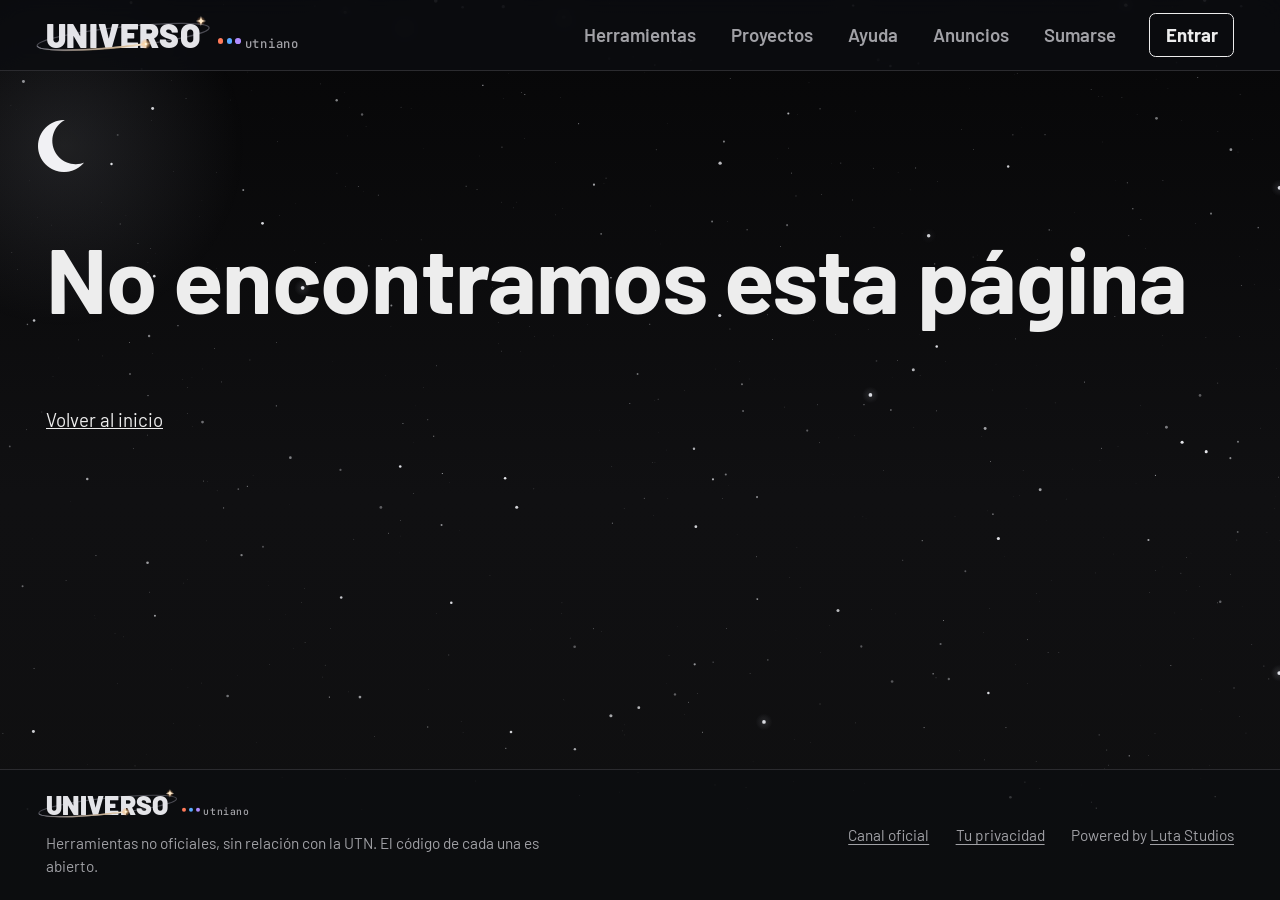
<file: privacidad/index.html>
<!doctype html>
<html lang="es-AR" class="con-movimiento">
  <head>
    <meta http-equiv="Content-Security-Policy" content="script-src 'self'; object-src 'none'; base-uri 'self'; worker-src 'self'" />
    <meta charset="UTF-8" />
    <meta name="viewport" content="width=device-width, initial-scale=1.0, viewport-fit=cover" />
    <meta name="description" content="Qué guarda Universo UTNiano, para qué y quién lo ve." />
    <meta name="theme-color" content="#0c0d10" />
    <link rel="icon" type="image/svg+xml" href="/favicon.svg" />
    <title>Tu privacidad | Universo UTNiano</title>
    <meta property="og:type" content="website" />
    <meta property="og:site_name" content="Universo UTNiano" />
    <meta property="og:locale" content="es_AR" />
    <meta property="og:title" content="Tu privacidad | Universo UTNiano" />
    <meta property="og:description" content="Qué guarda Universo UTNiano, para qué y quién lo ve." />
    <meta property="og:url" content="https://universo.lutastudios.com/privacidad" />
    <link rel="canonical" href="https://universo.lutastudios.com/privacidad" />
    <meta property="og:image" content="https://universo.lutastudios.com/og.jpg" />
    <meta property="og:image:width" content="1200" />
    <meta property="og:image:height" content="630" />
    <meta name="twitter:card" content="summary_large_image" />
    <script src="/universo.js"></script>
    <script type="module" crossorigin src="/assets/index-BhiK290_.js"></script>
    <link rel="modulepreload" crossorigin href="/assets/rolldown-runtime-WkwZ5CU-.js">
    <link rel="modulepreload" crossorigin href="/assets/FotoProyecto-BRX2Uv2W.js">
    <link rel="stylesheet" crossorigin href="/assets/FotoProyecto-BySTh4gX.css">
    <link rel="stylesheet" crossorigin href="/assets/index-Dxi-NQof.css">
  <noscript><style>.con-movimiento [data-aparece]{opacity:1!important;transform:none!important}</style></noscript>
  </head>
  <body>
    <div id="root"><div class="sitio"><a class="saltar" href="#contenido">Ir al contenido</a><header class="cabecera"><div class="contenedor cabecera__fila"><a class="cabecera__marca" href="/" data-discover="true"><span class="logo-universo" role="img" aria-label="Universo UTNiano"><span class="logo-universo__marca" aria-hidden="true"><svg class="logo-universo__atras" viewBox="-30 -108 520 140" focusable="false"><ellipse cx="234" cy="-36" rx="262" ry="30" transform="rotate(-6 234 -36)" fill="none" stroke="#4a4a52" stroke-width="4"></ellipse></svg>UNIVERSO<svg class="logo-universo__frente" viewBox="-30 -108 520 140" focusable="false"><defs><linearGradient id="logo-haz" x1="0" y1="0" x2="1" y2="0"><stop offset="0" stop-color="#ffd59a" stop-opacity="0"></stop><stop offset="0.75" stop-color="#ffd59a" stop-opacity="0.6"></stop><stop offset="1" stop-color="#fff4e2"></stop></linearGradient><radialGradient id="logo-luz"><stop offset="0" stop-color="#fff4e0"></stop><stop offset="0.3" stop-color="#ffd59a" stop-opacity="0.75"></stop><stop offset="1" stop-color="#ff9a50" stop-opacity="0"></stop></radialGradient><clipPath id="logo-frente"><rect x="-60" y="-35" width="362" height="120"></rect></clipPath></defs><g transform="rotate(-6 234 -36)"><ellipse cx="234" cy="-36" rx="262" ry="30" fill="none" stroke="#7a7a84" stroke-width="4" clip-path="url(#logo-frente)"></ellipse><path d="M -16 -26 A 262 30 0 0 0 300 -7" fill="none" stroke="url(#logo-haz)" stroke-width="6" stroke-linecap="round"></path><circle cx="300" cy="-7" r="16" fill="url(#logo-luz)"></circle><circle cx="300" cy="-7" r="3" fill="#fff4e2"></circle></g><path transform="translate(470 -84)" d="M0 -16 C2 -3 3 -2 16 0 C3 2 2 3 0 16 C-2 3 -3 2 -16 0 C-3 -2 -2 -3 0 -16Z" fill="#fff4e2"></path><circle cx="470" cy="-84" r="14" fill="url(#logo-luz)" opacity="0.6"></circle></svg></span><span class="logo-universo__puntos" aria-hidden="true"><i style="background: rgb(255, 122, 89);"></i><i style="background: rgb(90, 169, 255);"></i><i style="background: rgb(176, 140, 255);"></i></span><span class="logo-universo__bajada" aria-hidden="true">utniano</span></span></a><button type="button" class="cabecera__boton" aria-expanded="false" aria-controls="menu">Menú</button><nav id="menu" class="cabecera__menu" aria-label="Principal"><a class="" href="/" data-discover="true">Herramientas</a><a class="" href="/proyectos" data-discover="true">Proyectos</a><a class="" href="/ayuda" data-discover="true">Ayuda</a><a class="" href="/anuncios" data-discover="true">Anuncios</a><a class="" href="/sumarse" data-discover="true">Sumarse</a><a class="cabecera__cuenta" href="/ayuda" data-discover="true">Entrar</a></nav></div></header><main id="contenido"><article class="contenedor pagina texto-largo" aria-labelledby="privacidad-titulo"><h1 id="privacidad-titulo">Tu privacidad</h1><p>Actualizada el 25 de noviembre de 2026.</p><h2>Sin cuenta</h2><p>Mirar las herramientas y los proyectos no guarda nada. El sitio no usa cookies ni cuenta visitas.</p><h2>Videos de YouTube</h2><p>Los videos de Anuncios y de las noticias de cada proyecto son de YouTube. Su imagen llega desde YouTube, que así ve que entraste. Al darle play, recibe tu visita como en su sitio.</p><h2>Páginas propias de los proyectos</h2><p>Algunos proyectos muestran en su página una página propia, que se carga desde su sitio. Ese sitio recibe tu visita con su propia privacidad. Corre aislado: no ve tu cuenta ni lo que hacés en el Universo.</p><h2>Con tu cuenta del Universo UTNiano</h2><p>Para escribir una consulta entrás con tu cuenta del Universo, la misma con la que entrás al Santo Resumen. No pide mail. Se guarda lo que escribís en cada consulta (tema, herramienta, título, detalle y el link si pusiste uno) junto con tu usuario.</p><p>Lo ven solo vos y quien la contesta. Si tu consulta es para mostrar un proyecto, aparece en el sitio solo lo que aceptes publicar.</p><p>La sesión queda en tu navegador hasta que tocás Salir. Lo que vas escribiendo en una consulta nueva también queda en el navegador hasta que la mandás.</p><h2>Apps conectadas</h2><p>Algunos proyectos de la comunidad te dejan entrar con tu cuenta del Universo. Antes te muestran qué quieren ver y decidís vos. Si permitís, esa app lee solo eso. No ve tu contraseña ni puede cambiar nada.</p><p>Lo que la app guarde queda de su lado, con su propia privacidad. Le quitás el acceso cuando quieras desde Apps conectadas, en tu cuenta.</p><h2>Cuenta de un proyecto</h2><p>Quien arma un proyecto puede tener una cuenta para editar su página. La crea el equipo con un usuario y no pide mail. Se guarda el usuario, la contraseña cifrada y cuándo entró por última vez.</p><p>Lo que carga (textos, fotos, noticias y canales) es público en la página del proyecto. Lo que espera revisión lo ven solo esa cuenta y el equipo. La sesión queda en el navegador hasta tocar Salir, aparte de la del Universo.</p><h2>Cuánto dura</h2><p>Las consultas cerradas se borran a los 180 días. Si borrás tu cuenta desde El Santo Resumen, tus consultas se van con ella.</p><h2>Lo que no se hace</h2><p>Tus datos no se venden. Una app los ve solo si vos se lo permitís.</p></article></main><footer class="pie"><div class="contenedor pie__fila"><div class="pie__marca"><span class="logo-universo" role="img" aria-label="Universo UTNiano" style="font-size: 24px;"><span class="logo-universo__marca" aria-hidden="true"><svg class="logo-universo__atras" viewBox="-30 -108 520 140" focusable="false"><ellipse cx="234" cy="-36" rx="262" ry="30" transform="rotate(-6 234 -36)" fill="none" stroke="#4a4a52" stroke-width="4"></ellipse></svg>UNIVERSO<svg class="logo-universo__frente" viewBox="-30 -108 520 140" focusable="false"><defs><linearGradient id="logo-haz" x1="0" y1="0" x2="1" y2="0"><stop offset="0" stop-color="#ffd59a" stop-opacity="0"></stop><stop offset="0.75" stop-color="#ffd59a" stop-opacity="0.6"></stop><stop offset="1" stop-color="#fff4e2"></stop></linearGradient><radialGradient id="logo-luz"><stop offset="0" stop-color="#fff4e0"></stop><stop offset="0.3" stop-color="#ffd59a" stop-opacity="0.75"></stop><stop offset="1" stop-color="#ff9a50" stop-opacity="0"></stop></radialGradient><clipPath id="logo-frente"><rect x="-60" y="-35" width="362" height="120"></rect></clipPath></defs><g transform="rotate(-6 234 -36)"><ellipse cx="234" cy="-36" rx="262" ry="30" fill="none" stroke="#7a7a84" stroke-width="4" clip-path="url(#logo-frente)"></ellipse><path d="M -16 -26 A 262 30 0 0 0 300 -7" fill="none" stroke="url(#logo-haz)" stroke-width="6" stroke-linecap="round"></path><circle cx="300" cy="-7" r="16" fill="url(#logo-luz)"></circle><circle cx="300" cy="-7" r="3" fill="#fff4e2"></circle></g><path transform="translate(470 -84)" d="M0 -16 C2 -3 3 -2 16 0 C3 2 2 3 0 16 C-2 3 -3 2 -16 0 C-3 -2 -2 -3 0 -16Z" fill="#fff4e2"></path><circle cx="470" cy="-84" r="14" fill="url(#logo-luz)" opacity="0.6"></circle></svg></span><span class="logo-universo__puntos" aria-hidden="true"><i style="background: rgb(255, 122, 89);"></i><i style="background: rgb(90, 169, 255);"></i><i style="background: rgb(176, 140, 255);"></i></span><span class="logo-universo__bajada" aria-hidden="true">utniano</span></span><p>Herramientas no oficiales, sin relación con la UTN. El código de cada una es abierto.</p></div><p class="pie__enlaces"><a href="https://whatsapp.com/channel/0029VbE401KAInPqADnMxN1C" target="_blank" rel="noreferrer">Canal oficial<span class="solo-lectores"> de WhatsApp (se abre en otra pestaña)</span></a><a href="/privacidad" data-discover="true">Tu privacidad</a><span>Powered by <a href="https://lutastudios.com/" target="_blank" rel="noreferrer">Luta Studios<span class="solo-lectores"> (se abre en otra pestaña)</span></a></span></p></div></footer></div><div class="avisos" role="status" aria-live="polite"></div></div>
  </body>
</html>
</file>
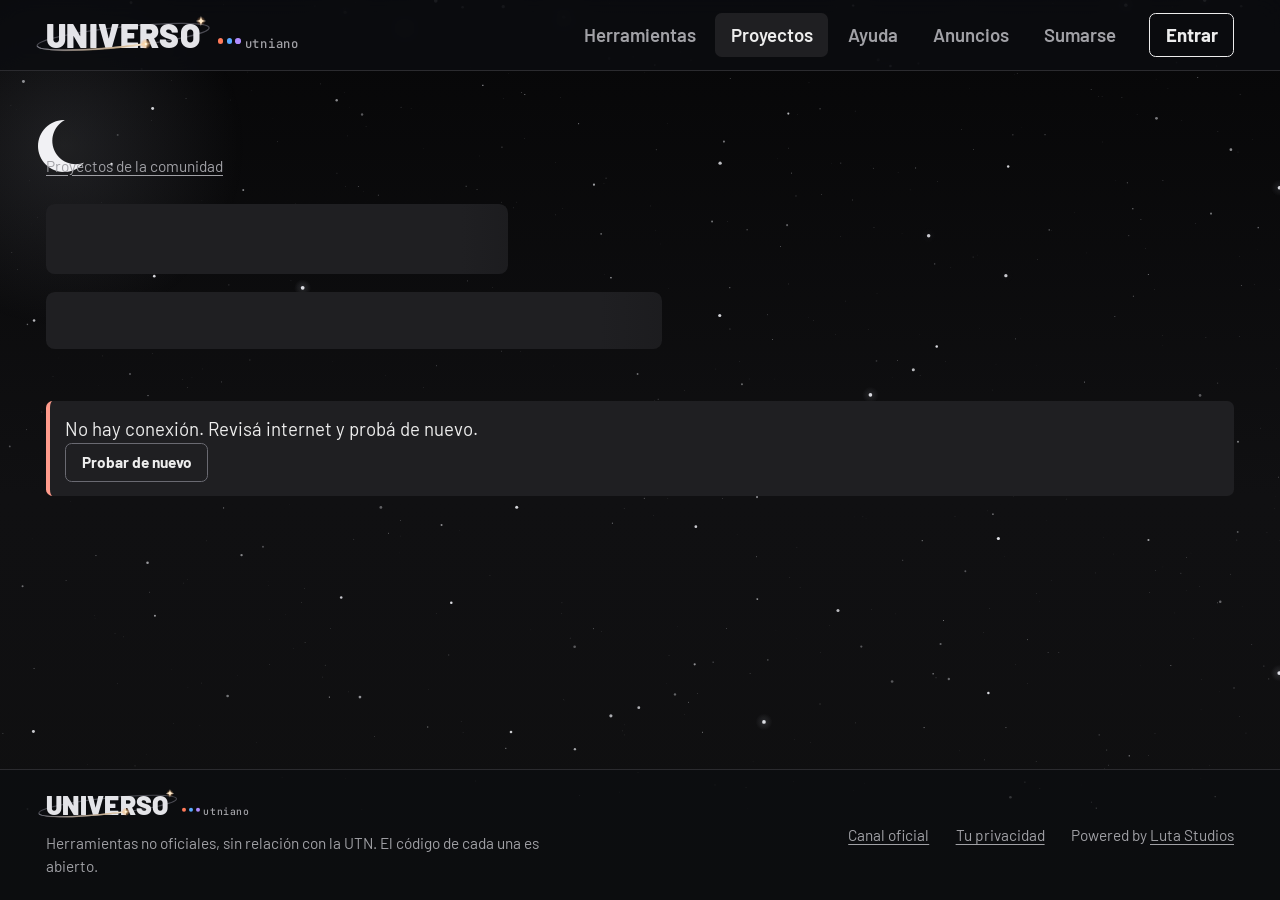
<file: proyectos/index.html>
<!doctype html>
<html lang="es-AR" class="con-movimiento">
  <head>
    <meta http-equiv="Content-Security-Policy" content="script-src 'self'; object-src 'none'; base-uri 'self'; worker-src 'self'" />
    <meta charset="UTF-8" />
    <meta name="viewport" content="width=device-width, initial-scale=1.0, viewport-fit=cover" />
    <meta name="description" content="Proyectos de alumnos de la UTN FRRO para la facu. Si armaste uno, puede aparecer acá." />
    <meta name="theme-color" content="#0c0d10" />
    <link rel="icon" type="image/svg+xml" href="/favicon.svg" />
    <title>Proyectos de la comunidad | Universo UTNiano</title>
    <meta property="og:type" content="website" />
    <meta property="og:site_name" content="Universo UTNiano" />
    <meta property="og:locale" content="es_AR" />
    <meta property="og:title" content="Proyectos de la comunidad | Universo UTNiano" />
    <meta property="og:description" content="Proyectos de alumnos de la UTN FRRO para la facu. Si armaste uno, puede aparecer acá." />
    <meta property="og:url" content="https://universo.lutastudios.com/proyectos" />
    <link rel="canonical" href="https://universo.lutastudios.com/proyectos" />
    <meta property="og:image" content="https://universo.lutastudios.com/og.jpg" />
    <meta property="og:image:width" content="1200" />
    <meta property="og:image:height" content="630" />
    <meta name="twitter:card" content="summary_large_image" />
    <script src="/universo.js"></script>
    <script type="module" crossorigin src="/assets/index-BhiK290_.js"></script>
    <link rel="modulepreload" crossorigin href="/assets/rolldown-runtime-WkwZ5CU-.js">
    <link rel="modulepreload" crossorigin href="/assets/FotoProyecto-BRX2Uv2W.js">
    <link rel="stylesheet" crossorigin href="/assets/FotoProyecto-BySTh4gX.css">
    <link rel="stylesheet" crossorigin href="/assets/index-Dxi-NQof.css">
  <noscript><style>.con-movimiento [data-aparece]{opacity:1!important;transform:none!important}</style></noscript>
  </head>
  <body>
    <div id="root"><div class="sitio"><a class="saltar" href="#contenido">Ir al contenido</a><header class="cabecera"><div class="contenedor cabecera__fila"><a class="cabecera__marca" href="/" data-discover="true"><span class="logo-universo" role="img" aria-label="Universo UTNiano"><span class="logo-universo__marca" aria-hidden="true"><svg class="logo-universo__atras" viewBox="-30 -108 520 140" focusable="false"><ellipse cx="234" cy="-36" rx="262" ry="30" transform="rotate(-6 234 -36)" fill="none" stroke="#4a4a52" stroke-width="4"></ellipse></svg>UNIVERSO<svg class="logo-universo__frente" viewBox="-30 -108 520 140" focusable="false"><defs><linearGradient id="logo-haz" x1="0" y1="0" x2="1" y2="0"><stop offset="0" stop-color="#ffd59a" stop-opacity="0"></stop><stop offset="0.75" stop-color="#ffd59a" stop-opacity="0.6"></stop><stop offset="1" stop-color="#fff4e2"></stop></linearGradient><radialGradient id="logo-luz"><stop offset="0" stop-color="#fff4e0"></stop><stop offset="0.3" stop-color="#ffd59a" stop-opacity="0.75"></stop><stop offset="1" stop-color="#ff9a50" stop-opacity="0"></stop></radialGradient><clipPath id="logo-frente"><rect x="-60" y="-35" width="362" height="120"></rect></clipPath></defs><g transform="rotate(-6 234 -36)"><ellipse cx="234" cy="-36" rx="262" ry="30" fill="none" stroke="#7a7a84" stroke-width="4" clip-path="url(#logo-frente)"></ellipse><path d="M -16 -26 A 262 30 0 0 0 300 -7" fill="none" stroke="url(#logo-haz)" stroke-width="6" stroke-linecap="round"></path><circle cx="300" cy="-7" r="16" fill="url(#logo-luz)"></circle><circle cx="300" cy="-7" r="3" fill="#fff4e2"></circle></g><path transform="translate(470 -84)" d="M0 -16 C2 -3 3 -2 16 0 C3 2 2 3 0 16 C-2 3 -3 2 -16 0 C-3 -2 -2 -3 0 -16Z" fill="#fff4e2"></path><circle cx="470" cy="-84" r="14" fill="url(#logo-luz)" opacity="0.6"></circle></svg></span><span class="logo-universo__puntos" aria-hidden="true"><i style="background: rgb(255, 122, 89);"></i><i style="background: rgb(90, 169, 255);"></i><i style="background: rgb(176, 140, 255);"></i></span><span class="logo-universo__bajada" aria-hidden="true">utniano</span></span></a><button type="button" class="cabecera__boton" aria-expanded="false" aria-controls="menu">Menú</button><nav id="menu" class="cabecera__menu" aria-label="Principal"><a class="" href="/" data-discover="true">Herramientas</a><a aria-current="page" class="active" href="/proyectos" data-discover="true">Proyectos</a><a class="" href="/ayuda" data-discover="true">Ayuda</a><a class="" href="/anuncios" data-discover="true">Anuncios</a><a class="" href="/sumarse" data-discover="true">Sumarse</a><a class="cabecera__cuenta" href="/ayuda" data-discover="true">Entrar</a></nav></div></header><main id="contenido"><div class="contenedor pagina"><header class="proyectos-cabeza"><h1>Proyectos de la comunidad</h1><p>Cosas que armaron alumnos para la facu. Algunas usan código de El Santo Resumen, Super CVG o Sysacad Lindo, y otras salieron de cero.</p></header><section class="destacado" aria-labelledby="utnhub-titulo"><figure class="destacado__marco"><div class="destacado__barra" aria-hidden="true"><span></span><span></span><span></span><span class="destacado__direccion">utnhub.up.railway.app</span></div><button type="button" class="destacado__ampliar" aria-label="Ver en grande: El calendario académico, con feriados, mesas y tus eventos"><span class="imagen imagen--proporcion" data-estado="lista" style="--imagen-proporcion: 1600 / 1000;"><img class="imagen__foto" alt="" loading="eager" decoding="async" width="1600" height="1000" sizes="(min-width: 960px) 60vw, 92vw" src="https://lomhlulbgfovtnljbqzp.supabase.co/storage/v1/object/public/proyectos/utnhub/9aaaf730-679f-4389-9952-5e5a98314846.webp"><span class="imagen__respaldo" aria-hidden="true"></span></span></button></figure><div class="destacado__texto"><span class="rotulo">proyecto destacado</span><h2 id="utnhub-titulo">UTNHub</h2><p class="destacado__que">Junta lo de la facu que está desparramado en varios sitios. Calendario, mesas, comisiones, material y un chatbot con fuentes oficiales.</p><ol class="destacado__fotos" aria-label="Capturas de UTNHub"><li><button type="button" aria-pressed="true"><span class="destacado__punto" aria-hidden="true"></span>El calendario académico, con feriados, mesas y tus eventos</button></li><li><button type="button" aria-pressed="false"><span class="destacado__punto" aria-hidden="true"></span>Qué día se rinde cada materia en la semana de mesas</button></li><li><button type="button" aria-pressed="false"><span class="destacado__punto" aria-hidden="true"></span>meK, un chatbot que responde con información oficial de la facu</button></li><li><button type="button" aria-pressed="false"><span class="destacado__punto" aria-hidden="true"></span>El Drive de material compartido, sin salir del sitio</button></li><li><button type="button" aria-pressed="false"><span class="destacado__punto" aria-hidden="true"></span>Las comisiones con sus materias y profesores</button></li></ol><p class="solo-lectores" aria-live="polite">El calendario académico, con feriados, mesas y tus eventos</p><div class="destacado__botones"><a class="boton" href="/proyectos/utnhub" data-discover="true">Ver su página</a><a class="boton boton--secundario" href="https://utnhub.up.railway.app/" target="_blank" rel="noreferrer ugc">Abrir UTNHub<span class="solo-lectores"> (se abre en otra pestaña)</span></a></div></div><dialog class="ampliada" aria-label="Captura"><div class="ampliada__pie"><span></span><button type="button" class="boton boton--secundario">Cerrar</button></div></dialog></section><section class="sumar" aria-labelledby="sumar-titulo"><div><h2 id="sumar-titulo">Sumá el tuyo</h2><p>Mandá una consulta con el link y una oración de qué hace. Se mira y, si va, aparece acá con tu usuario.</p><a class="boton" href="/ayuda/nueva?tema=proyecto" data-discover="true">Mostrar mi proyecto</a></div><div><h3>Si usás el código de las herramientas</h3><p>Las tres tienen licencia AGPL. Podés copiarlas y cambiarlas, siempre que tu versión también comparta su código.</p><ul class="sumar__codigo"><li style="--color: var(--h-santo);"><a href="https://github.com/IgnacioLurati1/el-santo-resumen-codigo" target="_blank" rel="noreferrer">Código de El Santo Resumen<span class="solo-lectores"> (se abre en otra pestaña)</span></a></li><li style="--color: var(--h-cvg);"><a href="https://github.com/IgnacioLurati1/super-cvg-codigo" target="_blank" rel="noreferrer">Código de Super CVG<span class="solo-lectores"> (se abre en otra pestaña)</span></a></li><li style="--color: var(--h-sysacad);"><a href="https://github.com/IgnacioLurati1/sysacad-lindo-codigo" target="_blank" rel="noreferrer">Código de Sysacad Lindo<span class="solo-lectores"> (se abre en otra pestaña)</span></a></li></ul></div></section></div></main><footer class="pie"><div class="contenedor pie__fila"><div class="pie__marca"><span class="logo-universo" role="img" aria-label="Universo UTNiano" style="font-size: 24px;"><span class="logo-universo__marca" aria-hidden="true"><svg class="logo-universo__atras" viewBox="-30 -108 520 140" focusable="false"><ellipse cx="234" cy="-36" rx="262" ry="30" transform="rotate(-6 234 -36)" fill="none" stroke="#4a4a52" stroke-width="4"></ellipse></svg>UNIVERSO<svg class="logo-universo__frente" viewBox="-30 -108 520 140" focusable="false"><defs><linearGradient id="logo-haz" x1="0" y1="0" x2="1" y2="0"><stop offset="0" stop-color="#ffd59a" stop-opacity="0"></stop><stop offset="0.75" stop-color="#ffd59a" stop-opacity="0.6"></stop><stop offset="1" stop-color="#fff4e2"></stop></linearGradient><radialGradient id="logo-luz"><stop offset="0" stop-color="#fff4e0"></stop><stop offset="0.3" stop-color="#ffd59a" stop-opacity="0.75"></stop><stop offset="1" stop-color="#ff9a50" stop-opacity="0"></stop></radialGradient><clipPath id="logo-frente"><rect x="-60" y="-35" width="362" height="120"></rect></clipPath></defs><g transform="rotate(-6 234 -36)"><ellipse cx="234" cy="-36" rx="262" ry="30" fill="none" stroke="#7a7a84" stroke-width="4" clip-path="url(#logo-frente)"></ellipse><path d="M -16 -26 A 262 30 0 0 0 300 -7" fill="none" stroke="url(#logo-haz)" stroke-width="6" stroke-linecap="round"></path><circle cx="300" cy="-7" r="16" fill="url(#logo-luz)"></circle><circle cx="300" cy="-7" r="3" fill="#fff4e2"></circle></g><path transform="translate(470 -84)" d="M0 -16 C2 -3 3 -2 16 0 C3 2 2 3 0 16 C-2 3 -3 2 -16 0 C-3 -2 -2 -3 0 -16Z" fill="#fff4e2"></path><circle cx="470" cy="-84" r="14" fill="url(#logo-luz)" opacity="0.6"></circle></svg></span><span class="logo-universo__puntos" aria-hidden="true"><i style="background: rgb(255, 122, 89);"></i><i style="background: rgb(90, 169, 255);"></i><i style="background: rgb(176, 140, 255);"></i></span><span class="logo-universo__bajada" aria-hidden="true">utniano</span></span><p>Herramientas no oficiales, sin relación con la UTN. El código de cada una es abierto.</p></div><p class="pie__enlaces"><a href="https://whatsapp.com/channel/0029VbE401KAInPqADnMxN1C" target="_blank" rel="noreferrer">Canal oficial<span class="solo-lectores"> de WhatsApp (se abre en otra pestaña)</span></a><a href="/privacidad" data-discover="true">Tu privacidad</a><span>Powered by <a href="https://lutastudios.com/" target="_blank" rel="noreferrer">Luta Studios<span class="solo-lectores"> (se abre en otra pestaña)</span></a></span></p></div></footer></div><div class="avisos" role="status" aria-live="polite"></div></div>
  </body>
</html>
</file>
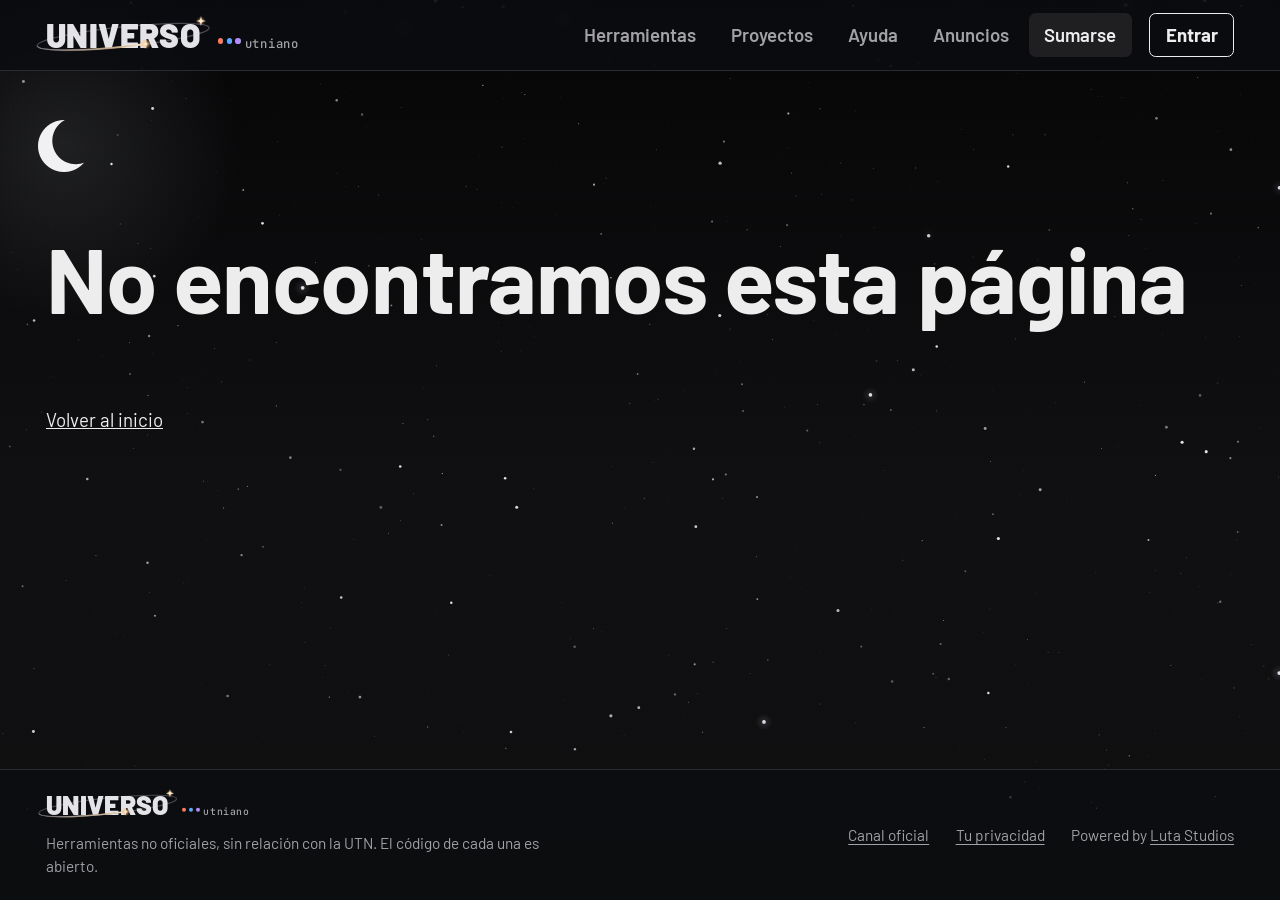
<file: sumarse/index.html>
<!doctype html>
<html lang="es-AR" class="con-movimiento">
  <head>
    <meta http-equiv="Content-Security-Policy" content="script-src 'self'; object-src 'none'; base-uri 'self'; worker-src 'self'" />
    <meta charset="UTF-8" />
    <meta name="viewport" content="width=device-width, initial-scale=1.0, viewport-fit=cover" />
    <meta name="description" content="El código de El Santo Resumen, Super CVG y Sysacad Lindo es abierto. Qué podés hacer con él, qué pide la licencia y cómo sumar tu proyecto." />
    <meta name="theme-color" content="#0c0d10" />
    <link rel="icon" type="image/svg+xml" href="/favicon.svg" />
    <title>Sumarse | Universo UTNiano</title>
    <meta property="og:type" content="website" />
    <meta property="og:site_name" content="Universo UTNiano" />
    <meta property="og:locale" content="es_AR" />
    <meta property="og:title" content="Sumarse | Universo UTNiano" />
    <meta property="og:description" content="El código de El Santo Resumen, Super CVG y Sysacad Lindo es abierto. Qué podés hacer con él, qué pide la licencia y cómo sumar tu proyecto." />
    <meta property="og:url" content="https://universo.lutastudios.com/sumarse" />
    <link rel="canonical" href="https://universo.lutastudios.com/sumarse" />
    <meta property="og:image" content="https://universo.lutastudios.com/og.jpg" />
    <meta property="og:image:width" content="1200" />
    <meta property="og:image:height" content="630" />
    <meta name="twitter:card" content="summary_large_image" />
    <script src="/universo.js"></script>
    <script type="module" crossorigin src="/assets/index-BhiK290_.js"></script>
    <link rel="modulepreload" crossorigin href="/assets/rolldown-runtime-WkwZ5CU-.js">
    <link rel="modulepreload" crossorigin href="/assets/FotoProyecto-BRX2Uv2W.js">
    <link rel="stylesheet" crossorigin href="/assets/FotoProyecto-BySTh4gX.css">
    <link rel="stylesheet" crossorigin href="/assets/index-Dxi-NQof.css">
  <noscript><style>.con-movimiento [data-aparece]{opacity:1!important;transform:none!important}</style></noscript>
  </head>
  <body>
    <div id="root"><div class="sitio"><a class="saltar" href="#contenido">Ir al contenido</a><header class="cabecera"><div class="contenedor cabecera__fila"><a class="cabecera__marca" href="/" data-discover="true"><span class="logo-universo" role="img" aria-label="Universo UTNiano"><span class="logo-universo__marca" aria-hidden="true"><svg class="logo-universo__atras" viewBox="-30 -108 520 140" focusable="false"><ellipse cx="234" cy="-36" rx="262" ry="30" transform="rotate(-6 234 -36)" fill="none" stroke="#4a4a52" stroke-width="4"></ellipse></svg>UNIVERSO<svg class="logo-universo__frente" viewBox="-30 -108 520 140" focusable="false"><defs><linearGradient id="logo-haz" x1="0" y1="0" x2="1" y2="0"><stop offset="0" stop-color="#ffd59a" stop-opacity="0"></stop><stop offset="0.75" stop-color="#ffd59a" stop-opacity="0.6"></stop><stop offset="1" stop-color="#fff4e2"></stop></linearGradient><radialGradient id="logo-luz"><stop offset="0" stop-color="#fff4e0"></stop><stop offset="0.3" stop-color="#ffd59a" stop-opacity="0.75"></stop><stop offset="1" stop-color="#ff9a50" stop-opacity="0"></stop></radialGradient><clipPath id="logo-frente"><rect x="-60" y="-35" width="362" height="120"></rect></clipPath></defs><g transform="rotate(-6 234 -36)"><ellipse cx="234" cy="-36" rx="262" ry="30" fill="none" stroke="#7a7a84" stroke-width="4" clip-path="url(#logo-frente)"></ellipse><path d="M -16 -26 A 262 30 0 0 0 300 -7" fill="none" stroke="url(#logo-haz)" stroke-width="6" stroke-linecap="round"></path><circle cx="300" cy="-7" r="16" fill="url(#logo-luz)"></circle><circle cx="300" cy="-7" r="3" fill="#fff4e2"></circle></g><path transform="translate(470 -84)" d="M0 -16 C2 -3 3 -2 16 0 C3 2 2 3 0 16 C-2 3 -3 2 -16 0 C-3 -2 -2 -3 0 -16Z" fill="#fff4e2"></path><circle cx="470" cy="-84" r="14" fill="url(#logo-luz)" opacity="0.6"></circle></svg></span><span class="logo-universo__puntos" aria-hidden="true"><i style="background: rgb(255, 122, 89);"></i><i style="background: rgb(90, 169, 255);"></i><i style="background: rgb(176, 140, 255);"></i></span><span class="logo-universo__bajada" aria-hidden="true">utniano</span></span></a><button type="button" class="cabecera__boton" aria-expanded="false" aria-controls="menu">Menú</button><nav id="menu" class="cabecera__menu" aria-label="Principal"><a class="" href="/" data-discover="true">Herramientas</a><a class="" href="/proyectos" data-discover="true">Proyectos</a><a class="" href="/ayuda" data-discover="true">Ayuda</a><a class="" href="/anuncios" data-discover="true">Anuncios</a><a aria-current="page" class="active" href="/sumarse" data-discover="true">Sumarse</a><a class="cabecera__cuenta" href="/ayuda" data-discover="true">Entrar</a></nav></div></header><main id="contenido"><div class="contenedor pagina sumarse"><header class="sumarse__cabeza"><div><h1>Sumate al universo</h1><p>Las tres herramientas son de código abierto. Podés mejorarlas, partir de ellas o sumar algo que hiciste desde cero.</p></div><figure class="terminal" style="--color: var(--h-santo);"><div class="terminal__pestanas" role="group" aria-label="Elegí un repo"><button type="button" aria-pressed="true" style="--color: var(--h-santo);">El Santo Resumen</button><button type="button" aria-pressed="false" style="--color: var(--h-cvg);">Super CVG</button><button type="button" aria-pressed="false" style="--color: var(--h-sysacad);">Sysacad Lindo</button></div><div class="terminal__cuerpo"><code><span class="terminal__signo" aria-hidden="true">$ </span>git clone https://github.com/IgnacioLurati1/el-santo-resumen-codigo.git</code><button type="button" class="terminal__copiar" aria-label="Copiar el comando">Copiar</button></div><p class="solo-lectores" aria-live="polite"></p></figure></header><section class="sumarse__bloque" aria-labelledby="repos-titulo"><h2 id="repos-titulo">Los repos</h2><ul class="repos"><li class="repo" style="--color: var(--h-santo);"><div class="repo__cabeza"><span class="icono-herramienta" aria-hidden="true"><svg viewBox="0 0 24 24" width="22" height="22" fill="none" stroke="currentColor" stroke-width="1.7" stroke-linejoin="round" stroke-linecap="round"><path d="M7 3h7l4 4v14H7z"></path><path d="M14 3v4h4M10 12h5M10 16h5"></path></svg></span><h3>El Santo Resumen</h3></div><p class="repo__ruta">github.com/IgnacioLurati1/el-santo-resumen-codigo</p><p class="repo__que">Resúmenes, quizzes y herramientas de estudio de Ingeniería en Sistemas, con un banco donde los alumnos suben los suyos.</p><ul class="repo__stack" aria-label="Con qué está hecho"><li>Node</li><li>JavaScript</li><li>CSS</li><li class="repo__licencia">AGPL-3.0</li></ul><a class="boton boton--secundario" href="https://github.com/IgnacioLurati1/el-santo-resumen-codigo" target="_blank" rel="noreferrer">Abrir el repo<span class="solo-lectores"> de El Santo Resumen (se abre en otra pestaña)</span></a></li><li class="repo" style="--color: var(--h-cvg);"><div class="repo__cabeza"><span class="icono-herramienta" aria-hidden="true"><svg viewBox="0 0 24 24" width="22" height="22" fill="none" stroke="currentColor" stroke-width="1.7" stroke-linejoin="round" stroke-linecap="round"><rect x="4" y="5" width="16" height="15" rx="1.5"></rect><path d="M4 10h16M9 5v15M8 2.5v4M16 2.5v4"></path></svg></span><h3>Super CVG</h3></div><p class="repo__ruta">github.com/IgnacioLurati1/super-cvg-codigo</p><p class="repo__que">El campus virtual en una sola pantalla. Entregas, archivos, notas y mensajes de tus materias, con tu cuenta del campus.</p><ul class="repo__stack" aria-label="Con qué está hecho"><li>React</li><li>Vite</li><li>Supabase</li><li>TypeScript</li><li class="repo__licencia">AGPL-3.0</li></ul><a class="boton boton--secundario" href="https://github.com/IgnacioLurati1/super-cvg-codigo" target="_blank" rel="noreferrer">Abrir el repo<span class="solo-lectores"> de Super CVG (se abre en otra pestaña)</span></a></li><li class="repo" style="--color: var(--h-sysacad);"><div class="repo__cabeza"><span class="icono-herramienta" aria-hidden="true"><svg viewBox="0 0 24 24" width="22" height="22" fill="none" stroke="currentColor" stroke-width="1.7" stroke-linejoin="round" stroke-linecap="round"><path d="M9 4h4v2.5a1.5 1.5 0 0 0 3 0V4h3v5h-2.5a1.5 1.5 0 0 0 0 3H19v8h-5v-2.5a1.5 1.5 0 0 0-3 0V20H5v-6h2.5a1.5 1.5 0 0 0 0-3H5V4z"></path></svg></span><h3>Sysacad Lindo</h3></div><p class="repo__ruta">github.com/IgnacioLurati1/sysacad-lindo-codigo</p><p class="repo__que">Una extensión para Chrome, Edge y Firefox que le da otra cara a Sysacad. Lee solo las páginas que abrís vos.</p><ul class="repo__stack" aria-label="Con qué está hecho"><li>Extensión del navegador</li><li>JavaScript</li><li class="repo__licencia">AGPL-3.0</li></ul><a class="boton boton--secundario" href="https://github.com/IgnacioLurati1/sysacad-lindo-codigo" target="_blank" rel="noreferrer">Abrir el repo<span class="solo-lectores"> de Sysacad Lindo (se abre en otra pestaña)</span></a></li></ul></section><section class="sumarse__bloque" aria-labelledby="licencia-titulo"><h2 id="licencia-titulo">La licencia, en claro</h2><p class="sumarse__bajada">Las tres usan AGPL-3.0. El texto completo está en el LICENSE de cada repo.</p><div class="licencia"><div class="licencia__columna" data-tipo="si"><h3>Podés</h3><ul><li>Usar el código para lo que quieras, también en un proyecto propio.</li><li>Copiarlo, cambiarlo y publicar tu versión.</li><li>Tomar una parte y sumarla a otra cosa.</li></ul></div><div class="licencia__columna" data-tipo="pide"><h3>Te pide</h3><ul><li>Que tu versión tenga la misma licencia y su código abierto.</li><li>Que compartas el código con quien use tu versión en línea.</li><li>Que mantengas los avisos de autoría y la licencia.</li></ul></div></div><p class="sumarse__nota">Se entrega tal como está, sin garantía.</p></section><section class="sumarse__bloque acceso" aria-labelledby="acceso-titulo"><div><span class="rotulo">para tu app</span><h2 id="acceso-titulo">Entrar con el Universo</h2><p>Tus usuarios entran con su cuenta del Universo y te dan permiso para leer algunos datos suyos.</p><p>Solo lectura y por API. Nunca ves contraseñas ni tocás la base.</p><p>El kit trae el ingreso listo y piezas sueltas como la conexión con el campus, los lectores de Sysacad y las calculadoras. Licencia MIT.</p><div class="acceso__botones"><a class="boton boton--secundario" href="/desarrolladores" data-discover="true">Ver cómo conectar tu app</a><a class="boton boton--secundario" href="https://github.com/IgnacioLurati1/universo-utniano-kit" target="_blank" rel="noreferrer">Abrir el kit<span class="solo-lectores"> en GitHub (se abre en otra pestaña)</span></a></div></div></section><section class="sumarse__bloque" aria-labelledby="pasos-titulo"><h2 id="pasos-titulo">De la idea al planeta</h2><ol class="pasos-sumarse"><li><h3>Elegí por dónde arrancar</h3><p>Un repo de arriba o una idea propia. El README de cada repo explica cómo correrlo en tu compu.</p></li><li><h3>Armalo</h3><p>Hacé un fork y probá tus cambios. Si arreglás algo de las herramientas, mandalo como pull request.</p></li><li><h3>Mostralo</h3><p>Mandá una consulta con el link y una oración de qué hace, con tu cuenta del Universo.</p></li><li><h3>Entra al universo</h3><p>Si va, aparece en Proyectos y como un planeta más, con su página para presentarlo, contar novedades y sumar canales.</p><p>La editás con una cuenta del proyecto, que se pide por una consulta.</p></li></ol><div class="sumarse__acciones"><a class="boton" href="/ayuda/nueva?tema=proyecto" data-discover="true">Mostrar mi proyecto</a><a class="sumarse__responsable" href="/mi-proyecto" data-discover="true">Soy responsable de un proyecto</a></div></section><section class="sumarse__bloque" aria-labelledby="reglas-titulo"><h2 id="reglas-titulo">Para que funcione</h2><ul class="reglas"><li>Nada de datos de otras personas sin su permiso, ni contraseñas guardadas.</li><li>Si tu proyecto entra a sitios de la facu, que lo haga solo con la cuenta de quien lo usa.</li><li>Que se note que no es oficial. Nada de logos ni nombres de la UTN como si lo fuera.</li></ul></section></div></main><footer class="pie"><div class="contenedor pie__fila"><div class="pie__marca"><span class="logo-universo" role="img" aria-label="Universo UTNiano" style="font-size: 24px;"><span class="logo-universo__marca" aria-hidden="true"><svg class="logo-universo__atras" viewBox="-30 -108 520 140" focusable="false"><ellipse cx="234" cy="-36" rx="262" ry="30" transform="rotate(-6 234 -36)" fill="none" stroke="#4a4a52" stroke-width="4"></ellipse></svg>UNIVERSO<svg class="logo-universo__frente" viewBox="-30 -108 520 140" focusable="false"><defs><linearGradient id="logo-haz" x1="0" y1="0" x2="1" y2="0"><stop offset="0" stop-color="#ffd59a" stop-opacity="0"></stop><stop offset="0.75" stop-color="#ffd59a" stop-opacity="0.6"></stop><stop offset="1" stop-color="#fff4e2"></stop></linearGradient><radialGradient id="logo-luz"><stop offset="0" stop-color="#fff4e0"></stop><stop offset="0.3" stop-color="#ffd59a" stop-opacity="0.75"></stop><stop offset="1" stop-color="#ff9a50" stop-opacity="0"></stop></radialGradient><clipPath id="logo-frente"><rect x="-60" y="-35" width="362" height="120"></rect></clipPath></defs><g transform="rotate(-6 234 -36)"><ellipse cx="234" cy="-36" rx="262" ry="30" fill="none" stroke="#7a7a84" stroke-width="4" clip-path="url(#logo-frente)"></ellipse><path d="M -16 -26 A 262 30 0 0 0 300 -7" fill="none" stroke="url(#logo-haz)" stroke-width="6" stroke-linecap="round"></path><circle cx="300" cy="-7" r="16" fill="url(#logo-luz)"></circle><circle cx="300" cy="-7" r="3" fill="#fff4e2"></circle></g><path transform="translate(470 -84)" d="M0 -16 C2 -3 3 -2 16 0 C3 2 2 3 0 16 C-2 3 -3 2 -16 0 C-3 -2 -2 -3 0 -16Z" fill="#fff4e2"></path><circle cx="470" cy="-84" r="14" fill="url(#logo-luz)" opacity="0.6"></circle></svg></span><span class="logo-universo__puntos" aria-hidden="true"><i style="background: rgb(255, 122, 89);"></i><i style="background: rgb(90, 169, 255);"></i><i style="background: rgb(176, 140, 255);"></i></span><span class="logo-universo__bajada" aria-hidden="true">utniano</span></span><p>Herramientas no oficiales, sin relación con la UTN. El código de cada una es abierto.</p></div><p class="pie__enlaces"><a href="https://whatsapp.com/channel/0029VbE401KAInPqADnMxN1C" target="_blank" rel="noreferrer">Canal oficial<span class="solo-lectores"> de WhatsApp (se abre en otra pestaña)</span></a><a href="/privacidad" data-discover="true">Tu privacidad</a><span>Powered by <a href="https://lutastudios.com/" target="_blank" rel="noreferrer">Luta Studios<span class="solo-lectores"> (se abre en otra pestaña)</span></a></span></p></div></footer></div><div class="avisos" role="status" aria-live="polite"></div></div>
  </body>
</html>
</file>
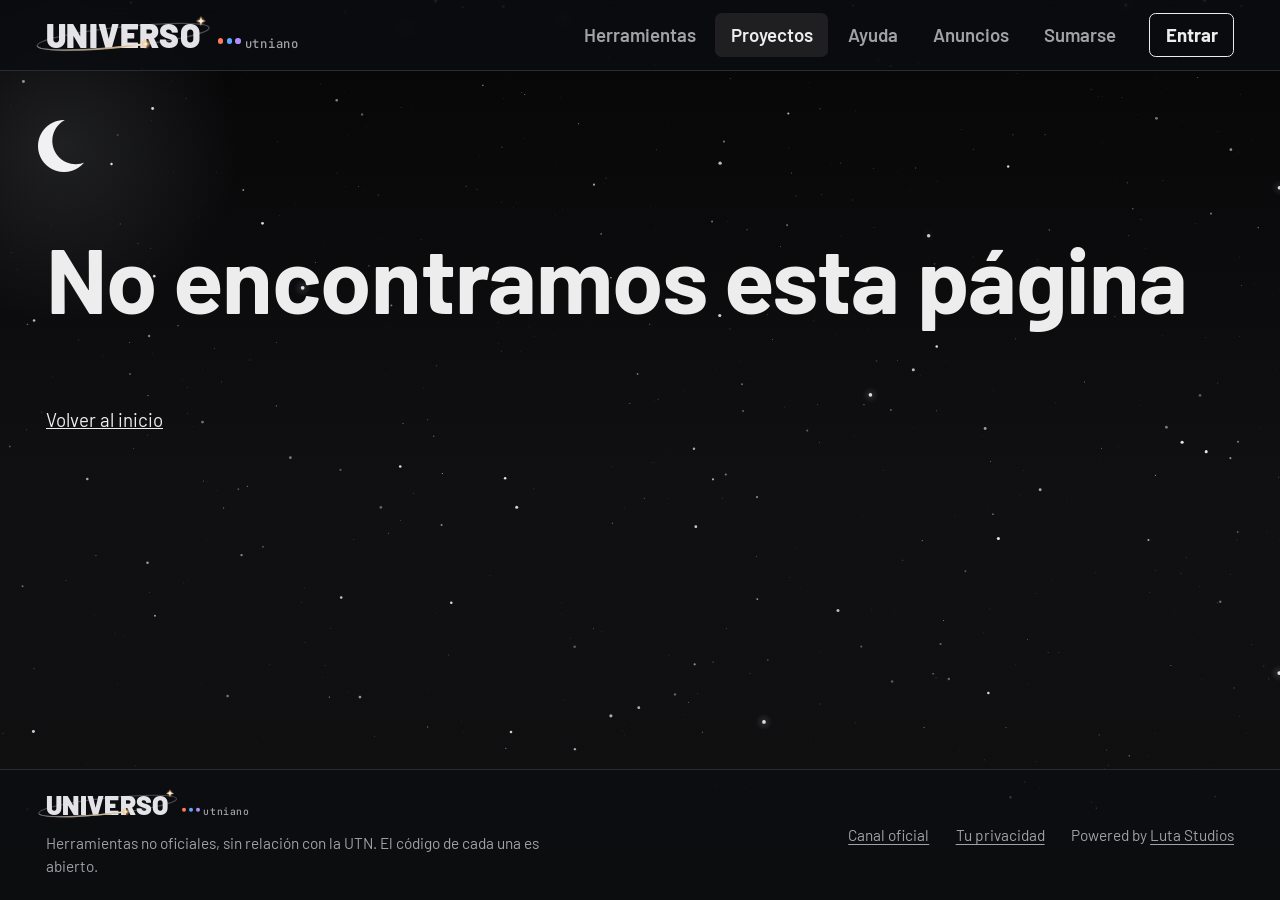
<file: proyectos/utnhub/index.html>
<!doctype html>
<html lang="es-AR" class="con-movimiento">
  <head>
    <meta http-equiv="Content-Security-Policy" content="script-src 'self'; object-src 'none'; base-uri 'self'; worker-src 'self'" />
    <meta charset="UTF-8" />
    <meta name="viewport" content="width=device-width, initial-scale=1.0, viewport-fit=cover" />
    <meta name="description" content="Junta lo de la facu que está desparramado en varios sitios. Calendario, mesas, comisiones, material y un chatbot con fuentes oficiales." />
    <meta name="theme-color" content="#0c0d10" />
    <link rel="icon" type="image/svg+xml" href="/favicon.svg" />
    <title>UTNHub | Universo UTNiano</title>
    <meta property="og:type" content="website" />
    <meta property="og:site_name" content="Universo UTNiano" />
    <meta property="og:locale" content="es_AR" />
    <meta property="og:title" content="UTNHub | Universo UTNiano" />
    <meta property="og:description" content="Junta lo de la facu que está desparramado en varios sitios. Calendario, mesas, comisiones, material y un chatbot con fuentes oficiales." />
    <meta property="og:url" content="https://universo.lutastudios.com/proyectos/utnhub" />
    <link rel="canonical" href="https://universo.lutastudios.com/proyectos/utnhub" />
    <meta property="og:image" content="https://universo.lutastudios.com/og.jpg" />
    <meta property="og:image:width" content="1200" />
    <meta property="og:image:height" content="630" />
    <meta name="twitter:card" content="summary_large_image" />
    <script src="/universo.js"></script>
    <script type="module" crossorigin src="/assets/index-BhiK290_.js"></script>
    <link rel="modulepreload" crossorigin href="/assets/rolldown-runtime-WkwZ5CU-.js">
    <link rel="modulepreload" crossorigin href="/assets/FotoProyecto-BRX2Uv2W.js">
    <link rel="stylesheet" crossorigin href="/assets/FotoProyecto-BySTh4gX.css">
    <link rel="stylesheet" crossorigin href="/assets/index-Dxi-NQof.css">
  <noscript><style>.con-movimiento [data-aparece]{opacity:1!important;transform:none!important}</style></noscript>
  </head>
  <body>
    <div id="root"><div class="sitio"><a class="saltar" href="#contenido">Ir al contenido</a><header class="cabecera"><div class="contenedor cabecera__fila"><a class="cabecera__marca" href="/" data-discover="true"><span class="logo-universo" role="img" aria-label="Universo UTNiano"><span class="logo-universo__marca" aria-hidden="true"><svg class="logo-universo__atras" viewBox="-30 -108 520 140" focusable="false"><ellipse cx="234" cy="-36" rx="262" ry="30" transform="rotate(-6 234 -36)" fill="none" stroke="#4a4a52" stroke-width="4"></ellipse></svg>UNIVERSO<svg class="logo-universo__frente" viewBox="-30 -108 520 140" focusable="false"><defs><linearGradient id="logo-haz" x1="0" y1="0" x2="1" y2="0"><stop offset="0" stop-color="#ffd59a" stop-opacity="0"></stop><stop offset="0.75" stop-color="#ffd59a" stop-opacity="0.6"></stop><stop offset="1" stop-color="#fff4e2"></stop></linearGradient><radialGradient id="logo-luz"><stop offset="0" stop-color="#fff4e0"></stop><stop offset="0.3" stop-color="#ffd59a" stop-opacity="0.75"></stop><stop offset="1" stop-color="#ff9a50" stop-opacity="0"></stop></radialGradient><clipPath id="logo-frente"><rect x="-60" y="-35" width="362" height="120"></rect></clipPath></defs><g transform="rotate(-6 234 -36)"><ellipse cx="234" cy="-36" rx="262" ry="30" fill="none" stroke="#7a7a84" stroke-width="4" clip-path="url(#logo-frente)"></ellipse><path d="M -16 -26 A 262 30 0 0 0 300 -7" fill="none" stroke="url(#logo-haz)" stroke-width="6" stroke-linecap="round"></path><circle cx="300" cy="-7" r="16" fill="url(#logo-luz)"></circle><circle cx="300" cy="-7" r="3" fill="#fff4e2"></circle></g><path transform="translate(470 -84)" d="M0 -16 C2 -3 3 -2 16 0 C3 2 2 3 0 16 C-2 3 -3 2 -16 0 C-3 -2 -2 -3 0 -16Z" fill="#fff4e2"></path><circle cx="470" cy="-84" r="14" fill="url(#logo-luz)" opacity="0.6"></circle></svg></span><span class="logo-universo__puntos" aria-hidden="true"><i style="background: rgb(255, 122, 89);"></i><i style="background: rgb(90, 169, 255);"></i><i style="background: rgb(176, 140, 255);"></i></span><span class="logo-universo__bajada" aria-hidden="true">utniano</span></span></a><button type="button" class="cabecera__boton" aria-expanded="false" aria-controls="menu">Menú</button><nav id="menu" class="cabecera__menu" aria-label="Principal"><a class="" href="/" data-discover="true">Herramientas</a><a aria-current="page" class="active" href="/proyectos" data-discover="true">Proyectos</a><a class="" href="/ayuda" data-discover="true">Ayuda</a><a class="" href="/anuncios" data-discover="true">Anuncios</a><a class="" href="/sumarse" data-discover="true">Sumarse</a><a class="cabecera__cuenta" href="/ayuda" data-discover="true">Entrar</a></nav></div></header><main id="contenido"><div class="contenedor pagina proyecto-pagina" style="--color: var(--h-comunidad);"><a class="proyecto-pagina__volver" href="/proyectos" data-discover="true">Proyectos de la comunidad</a><header class="proyecto-pagina__cabeza"><span class="rotulo proyecto-pagina__rotulo"><span class="proyecto-pagina__punto" aria-hidden="true"></span>planeta de la comunidad</span><h1>UTNHub</h1><p class="proyecto-pagina__que">Junta lo de la facu que está desparramado en varios sitios. Calendario, mesas, comisiones, material y un chatbot con fuentes oficiales.</p><div class="proyecto-pagina__botones"><a class="boton" href="https://utnhub.up.railway.app/" target="_blank" rel="noreferrer ugc">Abrir UTNHub<span class="solo-lectores"> (se abre en otra pestaña)</span></a></div></header><section class="capturas" aria-labelledby="capturas-titulo"><h2 id="capturas-titulo">Cómo se ve</h2><ul class="capturas__lista"><li><figure><button type="button" class="capturas__foto" aria-label="Ver en grande"><span class="imagen imagen--proporcion" data-estado="lista" style="--imagen-proporcion: 1600 / 1000;"><img class="imagen__foto" alt="" loading="lazy" decoding="async" width="1600" height="1000" sizes="(min-width: 900px) 540px, 92vw" src="https://lomhlulbgfovtnljbqzp.supabase.co/storage/v1/object/public/proyectos/utnhub/9aaaf730-679f-4389-9952-5e5a98314846.webp"><span class="imagen__respaldo" aria-hidden="true"></span></span></button><figcaption>El calendario académico, con feriados, mesas y tus eventos</figcaption></figure></li><li><figure><button type="button" class="capturas__foto" aria-label="Ver en grande"><span class="imagen imagen--proporcion" data-estado="lista" style="--imagen-proporcion: 1600 / 1000;"><img class="imagen__foto" alt="" loading="lazy" decoding="async" width="1600" height="1000" sizes="(min-width: 900px) 540px, 92vw" src="https://lomhlulbgfovtnljbqzp.supabase.co/storage/v1/object/public/proyectos/utnhub/b07afc93-80e7-4fd6-97aa-0f0f3a245b35.webp"><span class="imagen__respaldo" aria-hidden="true"></span></span></button><figcaption>Qué día se rinde cada materia en la semana de mesas</figcaption></figure></li><li><figure><button type="button" class="capturas__foto" aria-label="Ver en grande"><span class="imagen imagen--proporcion" data-estado="lista" style="--imagen-proporcion: 1600 / 1000;"><img class="imagen__foto" alt="" loading="lazy" decoding="async" width="1600" height="1000" sizes="(min-width: 900px) 540px, 92vw" src="https://lomhlulbgfovtnljbqzp.supabase.co/storage/v1/object/public/proyectos/utnhub/4f5a26c7-f836-4b1f-84af-f54c961b4b9a.webp"><span class="imagen__respaldo" aria-hidden="true"></span></span></button><figcaption>meK, un chatbot que responde con información oficial de la facu</figcaption></figure></li><li><figure><button type="button" class="capturas__foto" aria-label="Ver en grande"><span class="imagen imagen--proporcion" data-estado="lista" style="--imagen-proporcion: 1600 / 1000;"><img class="imagen__foto" alt="" loading="lazy" decoding="async" width="1600" height="1000" sizes="(min-width: 900px) 540px, 92vw" src="https://lomhlulbgfovtnljbqzp.supabase.co/storage/v1/object/public/proyectos/utnhub/05a8ff7a-209d-4970-a3cd-1d8b476a42b1.webp"><span class="imagen__respaldo" aria-hidden="true"></span></span></button><figcaption>El Drive de material compartido, sin salir del sitio</figcaption></figure></li><li><figure><button type="button" class="capturas__foto" aria-label="Ver en grande"><span class="imagen imagen--proporcion" data-estado="lista" style="--imagen-proporcion: 1600 / 1000;"><img class="imagen__foto" alt="" loading="lazy" decoding="async" width="1600" height="1000" sizes="(min-width: 900px) 540px, 92vw" src="https://lomhlulbgfovtnljbqzp.supabase.co/storage/v1/object/public/proyectos/utnhub/57e2f8b4-a876-46fa-becd-2eeae94ccec6.webp"><span class="imagen__respaldo" aria-hidden="true"></span></span></button><figcaption>Las comisiones con sus materias y profesores</figcaption></figure></li></ul></section><dialog class="ampliada" aria-label="Captura"><div class="ampliada__pie"><span></span><button type="button" class="boton boton--secundario">Cerrar</button></div></dialog></div></main><footer class="pie"><div class="contenedor pie__fila"><div class="pie__marca"><span class="logo-universo" role="img" aria-label="Universo UTNiano" style="font-size: 24px;"><span class="logo-universo__marca" aria-hidden="true"><svg class="logo-universo__atras" viewBox="-30 -108 520 140" focusable="false"><ellipse cx="234" cy="-36" rx="262" ry="30" transform="rotate(-6 234 -36)" fill="none" stroke="#4a4a52" stroke-width="4"></ellipse></svg>UNIVERSO<svg class="logo-universo__frente" viewBox="-30 -108 520 140" focusable="false"><defs><linearGradient id="logo-haz" x1="0" y1="0" x2="1" y2="0"><stop offset="0" stop-color="#ffd59a" stop-opacity="0"></stop><stop offset="0.75" stop-color="#ffd59a" stop-opacity="0.6"></stop><stop offset="1" stop-color="#fff4e2"></stop></linearGradient><radialGradient id="logo-luz"><stop offset="0" stop-color="#fff4e0"></stop><stop offset="0.3" stop-color="#ffd59a" stop-opacity="0.75"></stop><stop offset="1" stop-color="#ff9a50" stop-opacity="0"></stop></radialGradient><clipPath id="logo-frente"><rect x="-60" y="-35" width="362" height="120"></rect></clipPath></defs><g transform="rotate(-6 234 -36)"><ellipse cx="234" cy="-36" rx="262" ry="30" fill="none" stroke="#7a7a84" stroke-width="4" clip-path="url(#logo-frente)"></ellipse><path d="M -16 -26 A 262 30 0 0 0 300 -7" fill="none" stroke="url(#logo-haz)" stroke-width="6" stroke-linecap="round"></path><circle cx="300" cy="-7" r="16" fill="url(#logo-luz)"></circle><circle cx="300" cy="-7" r="3" fill="#fff4e2"></circle></g><path transform="translate(470 -84)" d="M0 -16 C2 -3 3 -2 16 0 C3 2 2 3 0 16 C-2 3 -3 2 -16 0 C-3 -2 -2 -3 0 -16Z" fill="#fff4e2"></path><circle cx="470" cy="-84" r="14" fill="url(#logo-luz)" opacity="0.6"></circle></svg></span><span class="logo-universo__puntos" aria-hidden="true"><i style="background: rgb(255, 122, 89);"></i><i style="background: rgb(90, 169, 255);"></i><i style="background: rgb(176, 140, 255);"></i></span><span class="logo-universo__bajada" aria-hidden="true">utniano</span></span><p>Herramientas no oficiales, sin relación con la UTN. El código de cada una es abierto.</p></div><p class="pie__enlaces"><a href="https://whatsapp.com/channel/0029VbE401KAInPqADnMxN1C" target="_blank" rel="noreferrer">Canal oficial<span class="solo-lectores"> de WhatsApp (se abre en otra pestaña)</span></a><a href="/privacidad" data-discover="true">Tu privacidad</a><span>Powered by <a href="https://lutastudios.com/" target="_blank" rel="noreferrer">Luta Studios<span class="solo-lectores"> (se abre en otra pestaña)</span></a></span></p></div></footer></div><div class="avisos" role="status" aria-live="polite"></div></div>
  </body>
</html>
</file>
<file: assets/FotoProyecto-BySTh4gX.css>
.ampliada{overscroll-behavior:contain;width:fit-content;max-width:none;max-height:calc(100dvh / var(--zoom) - 32px);border:1px solid var(--borde-fuerte);border-radius:var(--radio-bloque);background:var(--superficie-solida);color:var(--texto);opacity:1;transition:opacity .2s var(--sale), transform .24s var(--sale), overlay .24s allow-discrete, display .24s allow-discrete;padding:0;overflow:hidden;transform:none}.ampliada:not([open]){opacity:0;transform:scale(.96)}@starting-style{.ampliada[open]{opacity:0;transform:scale(.96)}}.ampliada::backdrop{-webkit-backdrop-filter:blur(4px);backdrop-filter:blur(4px);opacity:1;transition:opacity .2s ease, overlay .24s allow-discrete, display .24s allow-discrete;background:#000000c7}.ampliada:not([open])::backdrop{opacity:0}@starting-style{.ampliada[open]::backdrop{opacity:0}}.ampliada img{width:auto;height:auto;max-width:calc(100vw / var(--zoom) - 34px);max-height:calc(100dvh / var(--zoom) - 34px - 56px);display:block}.ampliada__pie{border-top:1px solid var(--borde);width:0;min-width:100%;min-height:56px;color:var(--texto-suave);font-size:var(--t-chica);justify-content:space-between;align-items:center;gap:16px;padding:8px 8px 8px 18px;display:flex}@media (prefers-reduced-motion:reduce){.ampliada,.ampliada:not([open]){transform:none}}.imagen{--imagen-brillo:#fff3;isolation:isolate;background-color:var(--imagen-fondo,var(--superficie-2));width:100%;height:100%;display:block;position:relative;overflow:hidden}.imagen--proporcion{height:auto;aspect-ratio:var(--imagen-proporcion)}.imagen__foto{object-fit:cover;width:100%;max-width:none;height:100%;transition:opacity .6s;display:block;position:absolute;inset:0}.imagen--entera .imagen__foto{object-fit:contain}.imagen:is([data-estado=cargando],[data-estado=error],[data-estado=vacia])>.imagen__foto{opacity:0}.imagen[data-estado=al-toque]>.imagen__foto{transition:none}.imagen[data-estado=error]>.imagen__foto{visibility:hidden}.imagen__previa{object-fit:cover;filter:blur(12px);opacity:0;width:100%;max-width:none;height:100%;transition:opacity .25s;display:block;position:absolute;inset:0;scale:1.08}.imagen--entera .imagen__previa{object-fit:contain}.imagen[data-previa]>.imagen__previa{opacity:1}.imagen:is([data-estado=lista],[data-estado=al-toque])>.imagen__previa{opacity:0;transition:opacity 0s linear .6s}.imagen[data-estado=error]>.imagen__previa{visibility:hidden}.imagen:after{content:"";z-index:1;background:linear-gradient(105deg, transparent 30%, var(--imagen-brillo) 50%, transparent 70%) no-repeat;opacity:0;pointer-events:none;background-position:130% 0;background-size:260% 100%;transition:opacity .4s;position:absolute;inset:0}.imagen[data-estado=cargando]:after{opacity:1;animation:2.6s cubic-bezier(.45,0,.35,1) .45s infinite imagen-brillo}.imagen[data-estado=cargando][data-previa]:after{opacity:0;animation:none}@keyframes imagen-brillo{0%{background-position:130% 0}to{background-position:-30% 0}}@media (prefers-reduced-motion:reduce){.imagen[data-estado=cargando]:after{opacity:0;animation:none}}.imagen__respaldo{color:var(--texto-suave);place-items:center;display:none;position:absolute;inset:0}.imagen:is([data-estado=error],[data-estado=vacia])>.imagen__respaldo{display:grid}.escenario{margin-top:var(--separacion)}.escenario__cabeza{z-index:2;margin-bottom:clamp(24px,4vw,48px);margin-bottom:min(clamp(24px, 4vw, 48px), calc(32px - var(--hueco,0px)));position:relative}@supports (animation-timeline:view()) and (timeline-scope:--a){@media (prefers-reduced-motion:no-preference){.escenario{timeline-scope:--primer-acto}.escenario .acto:first-of-type{view-timeline-name:--primer-acto}.escenario__cabeza{animation:linear both cabeza-se-apaga;animation-timeline:--primer-acto;animation-range:entry 65% entry 98%}}}@keyframes cabeza-se-apaga{to{opacity:0}}.acto{--z:1;height:calc((100svh + var(--pasos) * 60svh) / var(--zoom));position:relative}@media (width>=1200px) and (height>=820px){.acto{--z:1.1}}@media (width>=1360px) and (height>=880px){.acto{--z:1.2}}.acto__pegado{width:min(100% - 2 * var(--margen), (var(--ancho) - 2 * var(--margen)) * var(--z));height:calc(100svh / var(--zoom));padding-top:var(--alto-cabecera);grid-template-columns:minmax(0,.82fr) minmax(0,1.18fr);grid-template-areas:"texto escena";align-items:center;gap:clamp(32px,5vw,80px);margin-inline:auto;display:grid;position:sticky;top:0}.acto[data-lado=izquierda] .acto__pegado{grid-template-columns:minmax(0,1.18fr) minmax(0,.82fr);grid-template-areas:"escena texto"}.acto__texto{zoom:var(--z);will-change:transform, opacity;grid-area:texto}.acto__escena{zoom:var(--z);perspective:1600px;perspective-origin:50% 40%;grid-area:escena;gap:20px;display:grid}.acto__cabeza{align-items:center;gap:12px;margin-bottom:18px;display:flex}.acto h3{margin:0 0 12px;font-size:clamp(2rem,3.6vw,2.75rem);line-height:1.05}.acto__que{max-width:46ch;color:var(--texto-suave);margin:0 0 20px;font-size:1.0625rem}.acto__lista{gap:8px;margin:0 0 24px;padding:0;list-style:none;display:grid}.acto__lista li{padding-left:18px;font-weight:500;position:relative}.acto__lista li:before{content:"";background:var(--color);width:6px;height:6px;box-shadow:0 0 10px var(--color);border-radius:50%;position:absolute;top:.6em;left:0}.fichas{border:1px solid var(--borde);border-radius:var(--radio-bloque);background:var(--superficie);grid-template-columns:repeat(2,minmax(0,1fr));margin:0 0 28px;display:grid;overflow:hidden}.ficha{border-right:1px solid var(--borde);border-bottom:1px solid var(--borde);gap:6px;padding:14px 16px;display:grid}.ficha:nth-child(2n){border-right:0}.ficha:nth-last-child(-n+2){border-bottom:0}.ficha dt{font-size:.6875rem}.ficha dd{margin:0;font-weight:600}.acto__botones{flex-wrap:wrap;gap:10px;display:flex}.acto__vuelo{transform-style:preserve-3d;will-change:transform, opacity}.acto__pila{aspect-ratio:16/10.6;transform-style:preserve-3d;position:relative}.placa{border:1px solid var(--borde-fuerte);background:var(--superficie-solida);box-shadow:0 0 0 1px #0006, 0 30px 80px -20px #000c, 0 0 90px -30px var(--color);transform-origin:50% 100%;transition:transform .6s var(--sale), opacity .4s ease;border-radius:10px;flex-direction:column;margin:0;display:flex;position:absolute;inset:0;overflow:hidden}.placa:after{content:"";opacity:0;pointer-events:none;background:#000;transition:opacity .4s;position:absolute;inset:0}.placa[data-pos="1"]:after{opacity:.38}.placa[data-pos="2"]:after{opacity:.58}.placa[data-pos="3"]:after{opacity:.72}.placa[data-pos="-1"]{opacity:0;pointer-events:none;transform:translate(3%,5%)scale(1.04)}.placa[data-pos="0"]{z-index:4;transform:none}.placa[data-pos="1"]{z-index:3;transform:translate(-3%,-5%)scale(.95)}.placa[data-pos="2"]{z-index:2;transform:translate(-6%,-10%)scale(.9)}.placa[data-pos="3"]{z-index:1;transform:translate(-9%,-15%)scale(.85)}.acto[data-lado=izquierda] .placa[data-pos="1"]{transform:translate(3%,-5%)scale(.95)}.acto[data-lado=izquierda] .placa[data-pos="2"]{transform:translate(6%,-10%)scale(.9)}.acto[data-lado=izquierda] .placa[data-pos="3"]{transform:translate(9%,-15%)scale(.85)}.ampliar{cursor:zoom-in;touch-action:manipulation;-webkit-tap-highlight-color:transparent;width:100%;min-height:0;transition:transform .12s var(--sale);background:0 0;border:0;flex:1;padding:0;display:block}.ampliar:active{transform:scale(.99)}.ampliar .imagen{height:100%}.ampliar:focus-visible{outline:2px solid var(--color);outline-offset:-2px}.placa__barra{border-bottom:1px solid var(--borde);background:var(--superficie-2);flex:none;align-items:center;gap:6px;height:30px;padding:0 12px;display:flex}.placa__barra>span:not(.placa__direccion){background:var(--borde-fuerte);border-radius:50%;width:9px;height:9px}.placa__direccion{background:var(--fondo);max-width:300px;color:var(--texto-tenue);font-family:var(--fuente-mono);white-space:nowrap;text-overflow:ellipsis;border-radius:4px;flex:1;margin-left:12px;padding:2px 10px;font-size:.6875rem;overflow:hidden}.placa .imagen{flex:1}.placa .imagen__foto{object-position:top}.telefono{z-index:6;border:1px solid var(--borde-fuerte);background:#050506;border-radius:22px;width:22%;margin:0;padding:6px;position:absolute;bottom:-12%;right:-4%;box-shadow:0 24px 60px -12px #000000d9}.telefono .imagen{border-radius:16px}.acto[data-lado=izquierda] .telefono{left:-4%;right:auto}.epigrafes{grid-template-columns:repeat(var(--pasos), minmax(0, 1fr));gap:12px;margin:28px 0 0;padding:0;list-style:none;display:grid}.epigrafes button{width:100%;min-height:44px;color:var(--texto-tenue);font:inherit;font-size:var(--t-chica);text-align:left;cursor:pointer;touch-action:manipulation;transition:color .2s ease, transform .12s var(--sale);background:0 0;border:0;gap:10px;padding:0 0 4px;line-height:1.35;display:grid}.epigrafes button:active{transform:scale(.98)}.epigrafes__barra{background:var(--borde-fuerte);border-radius:2px;height:2px;overflow:hidden}.epigrafes__barra:after{content:"";background:var(--color);transform-origin:0;height:100%;transition:transform .5s var(--sale);display:block;transform:scaleX(0)}.epigrafes button[aria-current]{color:var(--texto)}.epigrafes button[aria-current] .epigrafes__barra:after{transform:none}@media (hover:hover) and (pointer:fine){.epigrafes button:hover{color:var(--texto)}}@media (width<=959.98px),(height<=759.98px){.acto{height:auto}.acto+.acto{margin-top:clamp(72px,14vw,120px)}.acto__pegado,.acto[data-lado=izquierda] .acto__pegado{grid-template-columns:1fr;grid-template-areas:"texto""escena";gap:36px;height:auto;padding-top:0;position:static}.epigrafes{grid-template-columns:1fr;gap:2px}.epigrafes button{grid-template-columns:2px 1fr;align-items:center;gap:12px;padding:6px 0}.epigrafes__barra{width:2px;height:100%;min-height:24px}.epigrafes__barra:after{transform-origin:top;transform:scaleY(0)}.telefono,.acto[data-lado=izquierda] .telefono{width:26%;bottom:-10%;left:auto;right:0}.placa[data-pos="1"],.acto[data-lado=izquierda] .placa[data-pos="1"]{transform:translateY(-5%)scale(.96)}.placa[data-pos="2"],.acto[data-lado=izquierda] .placa[data-pos="2"]{transform:translateY(-10%)scale(.92)}.placa[data-pos="3"],.acto[data-lado=izquierda] .placa[data-pos="3"]{transform:translateY(-15%)scale(.88)}}@media (width<=760px){.escenario{margin-top:8px}.escenario__cabeza .titulo-seccion{clip-path:inset(50%);white-space:nowrap;width:1px;height:1px;position:absolute;overflow:hidden}.acto__botones{flex-wrap:nowrap}.acto__botones .boton{text-align:center;flex:auto;padding-inline:12px}}@media (prefers-reduced-motion:reduce){.acto{height:auto}.acto__pegado,.acto[data-lado=izquierda] .acto__pegado{height:auto;padding-block:40px;position:static}.placa{transition:opacity .2s}}
</file>
<file: assets/index-Dxi-NQof.css>
:root{--lightningcss-light: ;--lightningcss-dark:initial;color-scheme:dark;--fondo:#0f0f10;--superficie:#171719f2;--superficie-solida:#171719;--superficie-2:#1f1f22;--superficie-3:#27272b;--texto:#ededed;--texto-suave:#a1a1a6;--texto-tenue:#8a8a90;--borde:#2b2b2f;--borde-fuerte:#3d3d43;--borde-control:#6a6a72;--accion:#ededed;--accion-hover:#fff;--accion-texto:#111113;--foco:#ededed;--error:#ff9b8c;--ok:#3ecf8e;--fondo-ok:#3ecf8e1f;--aviso:#ffd37a;--fondo-aviso:#ffd37a24;--puntos:#ffffff13;--h-santo:#ff7a59;--h-cvg:#5aa9ff;--h-sysacad:#b08cff;--h-comunidad:#ededed;--fuente-titulos:Barlow, system-ui, sans-serif;--fuente-ui:Barlow, system-ui, sans-serif;--fuente-mono:"JetBrains Mono", ui-monospace, monospace;--t-chica:.875rem;--t-rotulo:.75rem;--t-ui:1.0625rem;--t-h3:1.375rem;--t-h2:clamp(2rem, 4vw, 3rem);--t-h1:clamp(2.75rem, 7.2vw, 5.25rem);--radio-control:6px;--radio-bloque:8px;--ancho:1160px;--margen:clamp(18px, 4vw, 40px);--alto-cabecera:64px;--separacion:clamp(112px, 14vw, 200px);--sale:cubic-bezier(.23, 1, .32, 1)}*,:before,:after{box-sizing:border-box}html{-webkit-text-size-adjust:100%;-moz-text-size-adjust:100%;text-size-adjust:100%;scroll-padding-top:calc(var(--alto-cabecera) + 1px)}body{background:var(--fondo);color:var(--texto);font-family:var(--fuente-ui);font-size:var(--t-ui);-webkit-font-smoothing:antialiased;margin:0;line-height:1.5}img,svg,video{max-width:100%;display:block}button,input,select,textarea{font:inherit;color:inherit}h1,h2,h3{font-family:var(--fuente-titulos);letter-spacing:-.01em;text-wrap:balance;font-weight:700;line-height:1.1}h1{font-size:var(--t-h1)}h2{font-size:var(--t-h2)}h3{font-size:var(--t-h3)}a{color:inherit}:focus-visible{outline:3px solid var(--foco);outline-offset:2px}[data-foco-pantalla]:focus{outline:none}@media (prefers-reduced-motion:reduce){*,:before,:after{scroll-behavior:auto!important;transition-duration:.01ms!important;animation-duration:.01ms!important;animation-iteration-count:1!important}}@media (prefers-reduced-motion:no-preference){.con-movimiento [data-aparece]{transition:opacity .7s,transform .8s cubic-bezier(.2,.7,.2,1);transition-delay:calc(var(--orden,0) * 90ms)}.con-movimiento [data-aparece]:not([data-visto]){opacity:0;transform:translateY(28px)}}#root{overflow-x:clip}:root{--zoom:1}@media (width>=1024px){html:not(.en-galaxia,.sin-zoom){--zoom:1.1}}.sitio{zoom:var(--zoom);width:calc(100vw / var(--zoom));min-height:calc(100vh / var(--zoom));min-height:calc(100dvh / var(--zoom));flex-direction:column;display:flex;overflow-x:clip}.sitio>main{flex:1}.contenedor{width:100%;max-width:var(--ancho);padding-inline:max(var(--margen), env(safe-area-inset-left)) max(var(--margen), env(safe-area-inset-right));margin-inline:auto}.pagina{padding-block:clamp(32px,6vw,72px)}.solo-lectores{clip:rect(0 0 0 0);white-space:nowrap;width:1px;height:1px;position:absolute;overflow:hidden}.saltar{left:var(--margen);z-index:50;background:var(--accion);color:var(--accion-texto);border-radius:var(--radio-control);padding:10px 14px;font-weight:700;position:absolute;top:-60px}.saltar:focus-visible{outline-color:var(--accion)}.saltar:focus{top:10px}.boton{border-radius:var(--radio-control);background:var(--accion);min-height:44px;color:var(--accion-texto);cursor:pointer;border:1px solid #0000;justify-content:center;align-items:center;gap:8px;padding:10px 20px;font-weight:700;text-decoration:none;transition:background-color .12s;display:inline-flex}@media (hover:hover) and (pointer:fine){.boton:hover{background:var(--accion-hover)}.boton--secundario:hover{background:var(--superficie-2)}}.boton:disabled,.boton[aria-disabled=true]{opacity:.55;cursor:not-allowed}.boton--secundario{color:var(--texto);background:0 0;border-color:currentColor}.boton--chico{min-height:36px;font-size:var(--t-chica);padding:6px 14px}.boton--peligro{background:var(--error);color:var(--accion-texto)}.campo{gap:6px;display:grid}.campo__etiqueta{font-weight:700}.campo__ayuda{font-size:var(--t-chica);color:var(--texto-suave)}.campo__control{border:1px solid var(--borde);border-radius:var(--radio-control);background:var(--superficie);width:100%;min-height:44px;padding:10px 12px;font-size:max(1rem,16px)}textarea.campo__control{resize:vertical;min-height:120px}.campo__error{font-size:var(--t-chica);color:var(--error);font-weight:700}.campo-trampa{position:absolute;left:-9999px}.mensaje{border-radius:var(--radio-control);background:var(--superficie-2);border-left:4px solid;padding:12px 14px}.mensaje--error{color:var(--error)}.mensaje--ok{color:var(--ok)}.mensaje p{color:var(--texto);margin:0}.aviso-proveedor{padding:12px var(--margen);background:var(--fondo-aviso);border-bottom:1px solid var(--borde);justify-content:space-between;gap:16px;display:flex}.aviso-proveedor p{margin:4px 0 0}.aviso-proveedor__cerrar{cursor:pointer;background:0 0;border:0;min-width:44px;min-height:44px}.aviso-proveedor--critical{background:var(--error);color:var(--accion-texto)}.seccion{padding-top:clamp(48px,7vw,88px)}.seccion>h2{margin:0 0 8px}.seccion__bajada{max-width:60ch;color:var(--texto-suave);margin:0 0 28px}.campo__control{border-color:var(--borde-control)}.enlace-codigo{text-underline-offset:3px;align-items:center;min-height:44px;font-weight:600;display:inline-flex}.enlace-mas{margin-top:20px;font-weight:600;display:inline-block}.boton--secundario{border-color:var(--borde-control);color:var(--texto)}@media (hover:hover) and (pointer:fine){.boton--secundario:hover{border-color:var(--texto);background:#ffffff0f}}body{background:var(--fondo)}body:before,.cielo__lienzo{z-index:-1;pointer-events:none;width:100vw;height:100lvh;position:fixed;inset:0 auto auto 0}body:before{content:"";background:radial-gradient(60vw 26vh at 20% 82%, #ff7a591a, transparent 70%), radial-gradient(60vw 26vh at 50% 80%, #5aa9ff1a, transparent 70%), radial-gradient(60vw 26vh at 80% 82%, #b08cff1a, transparent 70%), linear-gradient(180deg, #060607, #101012 55vh, var(--fondo))}.cielo__lienzo{opacity:0;transition:opacity .6s}.cielo__lienzo[data-listo]{opacity:1}.rotulo{font-family:var(--fuente-mono);font-size:var(--t-rotulo);letter-spacing:.02em;color:var(--texto-suave);font-weight:500}.panel-puntos{background:radial-gradient(circle at 1px 1px, var(--puntos) 1px, transparent 1.4px) 0 0 / 18px 18px, var(--superficie)}.tarjeta{background:var(--superficie);border:1px solid var(--borde);border-radius:var(--radio-bloque);-webkit-backdrop-filter:blur(8px);backdrop-filter:blur(8px)}.boton:active{transform:scale(.97)}.boton{transition:background-color .14s ease, transform .12s var(--sale)}@media (prefers-reduced-motion:no-preference){.con-movimiento [data-aparece=ficha]:not([data-visto]){transform:translateY(18px)}.con-movimiento [data-aparece=titulo]:not([data-visto]){transform:translateY(10px)}.con-movimiento [data-aparece]{transition:opacity .5s ease, transform .6s var(--sale);transition-delay:calc(var(--orden,0) * 70ms)}}.proyectos{grid-template-columns:repeat(auto-fill,minmax(min(100%,300px),1fr));gap:16px;display:grid}.proyecto{background:var(--superficie);border:1px solid var(--borde);border-radius:var(--radio-bloque);flex-direction:column;gap:6px;padding:20px 22px;display:flex}.proyecto h3{margin:0}.proyecto h3 a{text-decoration:none}@media (hover:hover) and (pointer:fine){.proyecto h3 a:hover{text-decoration:underline}}.proyecto p{margin:0}.proyecto__autor{font-size:var(--t-chica);color:var(--texto-suave)}.proyecto__ejemplo{background:var(--fondo-aviso);color:var(--aviso);border-radius:4px;padding:1px 8px;font-weight:700;display:inline-block}.proyecto__pie{flex-wrap:wrap;justify-content:space-between;align-items:center;gap:4px 16px;margin-top:auto;padding-top:8px;display:flex}.proyecto__base{font-size:var(--t-chica);color:var(--texto-suave);align-items:center;gap:8px;display:inline-flex}.proyecto__base:before{content:"";background:var(--color);border-radius:2px;width:8px;height:8px}.invitacion{border:1.5px dashed var(--borde-control);border-radius:var(--radio-bloque);flex-wrap:wrap;justify-content:space-between;align-items:center;gap:16px 32px;padding:24px 28px;display:flex}.invitacion__texto{margin:0;font-size:1.125rem;font-weight:500}.esqueleto{border-radius:var(--radio-bloque);background:var(--superficie-2)}@media (prefers-reduced-motion:no-preference){.esqueleto{background:linear-gradient(90deg, var(--superficie-2) 30%, var(--fondo) 50%, var(--superficie-2) 70%) 0 0 / 300% 100%;animation:1.4s linear infinite brillo}}@keyframes brillo{to{background-position:-150% 0}}.estado{font-size:var(--t-chica);white-space:nowrap;border-radius:999px;align-items:center;gap:6px;padding:2px 10px;font-weight:700;display:inline-flex}.estado--abierta{background:var(--superficie-2);color:var(--texto)}.estado--respondida{background:var(--fondo-ok);color:var(--ok)}.estado--cerrada{color:var(--texto-suave);border:1px solid var(--borde);background:0 0}.texto-largo{max-width:calc(68ch + 2 * var(--margen))}.texto-largo h2{font-size:var(--t-h3);margin:32px 0 8px}.texto-largo p{margin:0 0 12px}a,button,label.opcion,summary{-webkit-tap-highlight-color:transparent;touch-action:manipulation}.cabecera__menu a{transition:transform .12s var(--sale)}.opcion:active,.consulta-fila:active,.cabecera__menu a:active{transform:scale(.98)}@media (prefers-reduced-motion:reduce){.opcion:active,.consulta-fila:active,.cabecera__menu a:active{transform:none}}.proyecto__foto{border-bottom:1px solid var(--borde);border-radius:var(--radio-bloque) var(--radio-bloque) 0 0;margin:-20px -22px 10px;overflow:hidden}.proyecto__foto .imagen.imagen--proporcion{aspect-ratio:16/9}.proyecto__foto .imagen__foto{object-position:top}.proyecto__enlaces{flex-wrap:wrap;gap:0 16px;display:inline-flex}@font-face{font-family:Barlow;font-style:normal;font-display:swap;font-weight:400;src:url(/assets/barlow-vietnamese-400-normal-Dpl4UHAZ.woff2)format("woff2"),url(/assets/barlow-vietnamese-400-normal-BFeobeCK.woff)format("woff");unicode-range:U+102-103,U+110-111,U+128-129,U+168-169,U+1A0-1A1,U+1AF-1B0,U+300-301,U+303-304,U+308-309,U+323,U+329,U+1EA0-1EF9,U+20AB}@font-face{font-family:Barlow;font-style:normal;font-display:swap;font-weight:400;src:url(/assets/barlow-latin-ext-400-normal-HxX4XjxC.woff2)format("woff2"),url(/assets/barlow-latin-ext-400-normal-CvBsJvxq.woff)format("woff");unicode-range:U+100-2BA,U+2BD-2C5,U+2C7-2CC,U+2CE-2D7,U+2DD-2FF,U+304,U+308,U+329,U+1D00-1DBF,U+1E00-1E9F,U+1EF2-1EFF,U+2020,U+20A0-20AB,U+20AD-20C0,U+2113,U+2C60-2C7F,U+A720-A7FF}@font-face{font-family:Barlow;font-style:normal;font-display:swap;font-weight:400;src:url(/assets/barlow-latin-400-normal-qiz4-Cze.woff2)format("woff2"),url(/assets/barlow-latin-400-normal-fsAxiSwU.woff)format("woff");unicode-range:U+??,U+131,U+152-153,U+2BB-2BC,U+2C6,U+2DA,U+2DC,U+304,U+308,U+329,U+2000-206F,U+20AC,U+2122,U+2191,U+2193,U+2212,U+2215,U+FEFF,U+FFFD}@font-face{font-family:Barlow;font-style:normal;font-display:swap;font-weight:500;src:url(/assets/barlow-vietnamese-500-normal-zTViEIzf.woff2)format("woff2"),url(/assets/barlow-vietnamese-500-normal-GNfB7rCE.woff)format("woff");unicode-range:U+102-103,U+110-111,U+128-129,U+168-169,U+1A0-1A1,U+1AF-1B0,U+300-301,U+303-304,U+308-309,U+323,U+329,U+1EA0-1EF9,U+20AB}@font-face{font-family:Barlow;font-style:normal;font-display:swap;font-weight:500;src:url(/assets/barlow-latin-ext-500-normal-DOaysfXq.woff2)format("woff2"),url(/assets/barlow-latin-ext-500-normal-CJPcKP2Q.woff)format("woff");unicode-range:U+100-2BA,U+2BD-2C5,U+2C7-2CC,U+2CE-2D7,U+2DD-2FF,U+304,U+308,U+329,U+1D00-1DBF,U+1E00-1E9F,U+1EF2-1EFF,U+2020,U+20A0-20AB,U+20AD-20C0,U+2113,U+2C60-2C7F,U+A720-A7FF}@font-face{font-family:Barlow;font-style:normal;font-display:swap;font-weight:500;src:url(/assets/barlow-latin-500-normal-BPAOfeC8.woff2)format("woff2"),url(/assets/barlow-latin-500-normal-C1h8hMer.woff)format("woff");unicode-range:U+??,U+131,U+152-153,U+2BB-2BC,U+2C6,U+2DA,U+2DC,U+304,U+308,U+329,U+2000-206F,U+20AC,U+2122,U+2191,U+2193,U+2212,U+2215,U+FEFF,U+FFFD}@font-face{font-family:Barlow;font-style:normal;font-display:swap;font-weight:600;src:url(/assets/barlow-vietnamese-600-normal-DcjprdFV.woff2)format("woff2"),url(/assets/barlow-vietnamese-600-normal-CA_GiK2e.woff)format("woff");unicode-range:U+102-103,U+110-111,U+128-129,U+168-169,U+1A0-1A1,U+1AF-1B0,U+300-301,U+303-304,U+308-309,U+323,U+329,U+1EA0-1EF9,U+20AB}@font-face{font-family:Barlow;font-style:normal;font-display:swap;font-weight:600;src:url(/assets/barlow-latin-ext-600-normal-B8NK_A3D.woff2)format("woff2"),url(/assets/barlow-latin-ext-600-normal-DMVRjfRT.woff)format("woff");unicode-range:U+100-2BA,U+2BD-2C5,U+2C7-2CC,U+2CE-2D7,U+2DD-2FF,U+304,U+308,U+329,U+1D00-1DBF,U+1E00-1E9F,U+1EF2-1EFF,U+2020,U+20A0-20AB,U+20AD-20C0,U+2113,U+2C60-2C7F,U+A720-A7FF}@font-face{font-family:Barlow;font-style:normal;font-display:swap;font-weight:600;src:url(/assets/barlow-latin-600-normal-DILqtrty.woff2)format("woff2"),url(/assets/barlow-latin-600-normal-CNwfPWQD.woff)format("woff");unicode-range:U+??,U+131,U+152-153,U+2BB-2BC,U+2C6,U+2DA,U+2DC,U+304,U+308,U+329,U+2000-206F,U+20AC,U+2122,U+2191,U+2193,U+2212,U+2215,U+FEFF,U+FFFD}@font-face{font-family:Barlow;font-style:normal;font-display:swap;font-weight:700;src:url(/assets/barlow-vietnamese-700-normal-D6euyNzi.woff2)format("woff2"),url(/assets/barlow-vietnamese-700-normal-4Jt4k04K.woff)format("woff");unicode-range:U+102-103,U+110-111,U+128-129,U+168-169,U+1A0-1A1,U+1AF-1B0,U+300-301,U+303-304,U+308-309,U+323,U+329,U+1EA0-1EF9,U+20AB}@font-face{font-family:Barlow;font-style:normal;font-display:swap;font-weight:700;src:url(/assets/barlow-latin-ext-700-normal-BLuWmldJ.woff2)format("woff2"),url(/assets/barlow-latin-ext-700-normal-CctuGmmz.woff)format("woff");unicode-range:U+100-2BA,U+2BD-2C5,U+2C7-2CC,U+2CE-2D7,U+2DD-2FF,U+304,U+308,U+329,U+1D00-1DBF,U+1E00-1E9F,U+1EF2-1EFF,U+2020,U+20A0-20AB,U+20AD-20C0,U+2113,U+2C60-2C7F,U+A720-A7FF}@font-face{font-family:Barlow;font-style:normal;font-display:swap;font-weight:700;src:url(/assets/barlow-latin-700-normal-A9pxMQ4z.woff2)format("woff2"),url(/assets/barlow-latin-700-normal-__SGTsZ1.woff)format("woff");unicode-range:U+??,U+131,U+152-153,U+2BB-2BC,U+2C6,U+2DA,U+2DC,U+304,U+308,U+329,U+2000-206F,U+20AC,U+2122,U+2191,U+2193,U+2212,U+2215,U+FEFF,U+FFFD}@font-face{font-family:Barlow;font-style:normal;font-display:swap;font-weight:900;src:url(/assets/barlow-vietnamese-900-normal-CTDqGmSE.woff2)format("woff2"),url(/assets/barlow-vietnamese-900-normal-D3udO26y.woff)format("woff");unicode-range:U+102-103,U+110-111,U+128-129,U+168-169,U+1A0-1A1,U+1AF-1B0,U+300-301,U+303-304,U+308-309,U+323,U+329,U+1EA0-1EF9,U+20AB}@font-face{font-family:Barlow;font-style:normal;font-display:swap;font-weight:900;src:url(/assets/barlow-latin-ext-900-normal-B9FcVfSu.woff2)format("woff2"),url(/assets/barlow-latin-ext-900-normal-C_eisxak.woff)format("woff");unicode-range:U+100-2BA,U+2BD-2C5,U+2C7-2CC,U+2CE-2D7,U+2DD-2FF,U+304,U+308,U+329,U+1D00-1DBF,U+1E00-1E9F,U+1EF2-1EFF,U+2020,U+20A0-20AB,U+20AD-20C0,U+2113,U+2C60-2C7F,U+A720-A7FF}@font-face{font-family:Barlow;font-style:normal;font-display:swap;font-weight:900;src:url(/assets/barlow-latin-900-normal-JU8sfp_B.woff2)format("woff2"),url(/assets/barlow-latin-900-normal-JOplfvoA.woff)format("woff");unicode-range:U+??,U+131,U+152-153,U+2BB-2BC,U+2C6,U+2DA,U+2DC,U+304,U+308,U+329,U+2000-206F,U+20AC,U+2122,U+2191,U+2193,U+2212,U+2215,U+FEFF,U+FFFD}@font-face{font-family:JetBrains Mono;font-style:normal;font-display:swap;font-weight:500;src:url([data-uri])format("woff2"),url([data-uri])format("woff");unicode-range:U+460-52F,U+1C80-1C8A,U+20B4,U+2DE0-2DFF,U+A640-A69F,U+FE2E-FE2F}@font-face{font-family:JetBrains Mono;font-style:normal;font-display:swap;font-weight:500;src:url(/assets/jetbrains-mono-cyrillic-500-normal-DmUKJPL_.woff2)format("woff2"),url(/assets/jetbrains-mono-cyrillic-500-normal-DJqRU3vO.woff)format("woff");unicode-range:U+301,U+400-45F,U+490-491,U+4B0-4B1,U+2116}@font-face{font-family:JetBrains Mono;font-style:normal;font-display:swap;font-weight:500;src:url(/assets/jetbrains-mono-greek-500-normal-JpySY46c.woff2)format("woff2"),url(/assets/jetbrains-mono-greek-500-normal-D7SFKleX.woff)format("woff");unicode-range:U+370-377,U+37A-37F,U+384-38A,U+38C,U+38E-3A1,U+3A3-3FF}@font-face{font-family:JetBrains Mono;font-style:normal;font-display:swap;font-weight:500;src:url([data-uri])format("woff2"),url(/assets/jetbrains-mono-vietnamese-500-normal-DNRqzVM1.woff)format("woff");unicode-range:U+102-103,U+110-111,U+128-129,U+168-169,U+1A0-1A1,U+1AF-1B0,U+300-301,U+303-304,U+308-309,U+323,U+329,U+1EA0-1EF9,U+20AB}@font-face{font-family:JetBrains Mono;font-style:normal;font-display:swap;font-weight:500;src:url(/assets/jetbrains-mono-latin-ext-500-normal-Cut-4mMH.woff2)format("woff2"),url(/assets/jetbrains-mono-latin-ext-500-normal-ckzbgY84.woff)format("woff");unicode-range:U+100-2BA,U+2BD-2C5,U+2C7-2CC,U+2CE-2D7,U+2DD-2FF,U+304,U+308,U+329,U+1D00-1DBF,U+1E00-1E9F,U+1EF2-1EFF,U+2020,U+20A0-20AB,U+20AD-20C0,U+2113,U+2C60-2C7F,U+A720-A7FF}@font-face{font-family:JetBrains Mono;font-style:normal;font-display:swap;font-weight:500;src:url(/assets/jetbrains-mono-latin-500-normal-BWZEU5yA.woff2)format("woff2"),url(/assets/jetbrains-mono-latin-500-normal-CJOVTJB7.woff)format("woff");unicode-range:U+??,U+131,U+152-153,U+2BB-2BC,U+2C6,U+2DA,U+2DC,U+304,U+308,U+329,U+2000-206F,U+20AC,U+2122,U+2191,U+2193,U+2212,U+2215,U+FEFF,U+FFFD}.carga-utn{width:calc(100vw / var(--zoom));height:calc(100vh / var(--zoom));z-index:5;visibility:visible;pointer-events:none;background:#020207;place-items:center;transition:opacity .4s ease-out,visibility linear;display:grid;position:fixed;inset:0 auto auto 0}.carga-utn svg{width:clamp(72px,9vw,112px);height:auto;overflow:visible}.carga-utn__base{fill:#0b0c10;stroke:#ffffff24;stroke-width:.8px}.carga-utn__estela,.carga-utn__haz{fill:none;stroke-linecap:round;stroke-linejoin:round}.carga-utn__estela{stroke:#ffd6a059;stroke-width:1.4px;stroke-dasharray:26 74;stroke-dashoffset:120px;filter:drop-shadow(0 0 2px #ffbe7899)}.carga-utn__haz{stroke:#fff4e2;stroke-width:1.8px;stroke-dasharray:6 94;stroke-dashoffset:100px;filter:drop-shadow(0 0 3px #ffd296f2)drop-shadow(0 0 8px #ffaa5a99)}@media (prefers-reduced-motion:no-preference){.carga-utn__haz{animation:2.4s linear infinite carga-haz}.carga-utn__estela{animation:2.4s linear infinite carga-estela}}@keyframes carga-haz{0%{stroke-dashoffset:100px}to{stroke-dashoffset:0}}@keyframes carga-estela{0%{stroke-dashoffset:120px}to{stroke-dashoffset:20px}}.galaxia__lienzo[data-listo]~.carga-utn{opacity:0;visibility:hidden;transition:opacity .4s ease-out,visibility 0s linear .4s}.galaxia[data-sin3d] .carga-utn{display:none}.dialogo{width:min(440px, calc(100vw / var(--zoom) - 32px));border:1px solid var(--borde);border-radius:var(--radio-control);background:var(--superficie);color:var(--texto);padding:24px}.dialogo::backdrop{background:#00000073}.dialogo__titulo{font-size:var(--t-h3);margin:0}.dialogo__texto{color:var(--texto-suave);margin:10px 0 0}.dialogo__botones{flex-wrap:wrap;justify-content:flex-end;gap:10px;margin-top:24px;display:flex}.avisos{left:50%;bottom:calc(20px + env(safe-area-inset-bottom));z-index:100;width:min(420px, calc(100vw / var(--zoom) - 32px));pointer-events:none;gap:8px;display:grid;position:fixed;transform:translate(-50%)}.aviso{border-radius:var(--radio-control);background:var(--texto);color:var(--fondo);margin:0;padding:12px 16px;font-weight:500;box-shadow:0 6px 24px #0000002e}.aviso--error{background:var(--error);color:var(--accion-texto)}.logo-universo{align-items:baseline;font-size:30px;line-height:1;display:inline-flex}.logo-universo__marca{isolation:isolate;color:#e4e4e8;font-family:var(--fuente-titulos);letter-spacing:.012em;font-weight:900;position:relative}.logo-universo__atras,.logo-universo__frente{pointer-events:none;width:5.2em;max-width:none;height:1.4em;position:absolute;top:-.18em;left:-.3em;overflow:visible}.logo-universo__atras{z-index:-1}.logo-universo__frente{z-index:1}.logo-universo__puntos{gap:.1em;margin-left:.5em;display:inline-flex;transform:translateY(-.12em)}.logo-universo__puntos i{border-radius:50%;width:.17em;height:.17em}.logo-universo__bajada{color:#a1a1a6;font-family:var(--fuente-mono);letter-spacing:.06em;margin-left:.3em;font-size:.37em;font-weight:500}.cabecera{z-index:40;border-bottom:1px solid var(--borde);-webkit-backdrop-filter:blur(10px);backdrop-filter:blur(10px);background:#0c0d10d1;position:sticky;top:0}@media (width>=1024px){html:is(.en-galaxia,.sin-zoom) .cabecera{zoom:1.1}}.cabecera__fila{min-height:var(--alto-cabecera);justify-content:space-between;align-items:center;gap:16px;display:flex}.cabecera__marca{align-items:center;gap:10px;min-height:44px;font-size:1.25rem;font-weight:700;text-decoration:none;display:inline-flex}.cabecera__boton{border:1px solid var(--borde-control);border-radius:var(--radio-control);min-height:44px;color:inherit;cursor:pointer;background:0 0;padding:0 14px;font-weight:700;display:none}.cabecera__menu{align-items:center;gap:4px;display:flex}.cabecera__menu a{border-radius:var(--radio-control);min-height:40px;color:var(--texto-suave);align-items:center;padding:0 14px;font-weight:600;text-decoration:none;display:inline-flex}.cabecera__menu a[aria-current=page]{background:var(--superficie-2);color:var(--texto)}.cabecera__menu .cabecera__cuenta{border:1px solid var(--texto);color:var(--texto);margin-left:12px;font-weight:700}.cabecera__menu .cabecera__cuenta[aria-current=page]{background:0 0}.cabecera__usuario:before{content:"@";color:var(--texto-suave)}@media (hover:hover) and (pointer:fine){.cabecera__menu a:hover{color:var(--texto)}.cabecera__menu .cabecera__cuenta:hover{background:#ffffff0f}}@media (width<=760px){.cabecera__boton{display:block}.cabecera__menu{padding:8px var(--margen) 16px;background:var(--superficie-solida);border-bottom:1px solid var(--borde);visibility:hidden;opacity:0;clip-path:inset(0 0 100%);flex-direction:column;align-items:stretch;gap:4px;transition:clip-path .15s ease-in,opacity .15s ease-in,visibility 0s linear .15s;position:absolute;inset:100% 0 auto}.cabecera__menu[data-abierto]{visibility:visible;opacity:1;clip-path:inset(0 0 -1px);transition:clip-path .22s var(--sale), opacity .16s ease-out, visibility 0s}.cabecera__menu a{min-height:44px}@media (prefers-reduced-motion:reduce){.cabecera__menu,.cabecera__menu[data-abierto]{clip-path:none}}.cabecera__menu .cabecera__cuenta{justify-content:center;margin:8px 0 0}}.pie{border-top:1px solid var(--borde);color:var(--texto-suave);font-size:var(--t-chica);padding-bottom:env(safe-area-inset-bottom);background:#0c0d10b3;margin-top:clamp(56px,9vw,112px)}.pie a{color:var(--texto-suave);text-underline-offset:3px}.pie__fila{flex-wrap:wrap;justify-content:space-between;align-items:center;gap:8px 32px;padding-block:20px;display:flex}.pie__marca{flex-wrap:wrap;align-items:center;gap:12px 20px;max-width:60ch;display:flex}.pie__enlaces{flex-wrap:wrap;align-items:center;gap:0 24px;display:flex}.pie__enlaces a{align-items:center;min-height:44px;display:inline-flex}.pie p{margin:0}.anuncios__cabeza{margin-bottom:clamp(32px,5vw,56px)}.anuncios__cabeza h1{margin:0 0 12px;font-size:clamp(2.25rem,5vw,3.25rem)}.anuncios__cabeza p{max-width:52ch;color:var(--texto-suave);margin:0;font-size:1.125rem}.anuncios__vacio{color:var(--texto-suave)}.bitacora{grid-template-columns:minmax(0,1fr);gap:clamp(28px,4vw,48px);max-width:920px;margin:0;padding:0;list-style:none;display:grid;position:relative}.bitacora:before{content:"";background:linear-gradient(var(--h-santo), var(--h-cvg) 50%, var(--h-sysacad));opacity:.45;width:1px;position:absolute;top:8px;bottom:8px;left:35px}.bitacora__entrada{content-visibility:auto;contain-intrinsic-size:auto 420px;grid-template-columns:72px minmax(0,1fr);align-items:start;gap:0 clamp(16px,3vw,32px);display:grid;position:relative}.bitacora__fecha{top:calc(var(--alto-cabecera) + 20px);border:1px solid var(--borde);background:var(--fondo);border-radius:10px;justify-items:center;gap:2px;padding:10px 0;line-height:1;display:grid;position:sticky}.bitacora__fecha--sin{height:64px}.bitacora__dia{font-variant-numeric:lining-nums tabular-nums;font-size:1.75rem;font-weight:700}.bitacora__mes{color:var(--color);font-family:var(--fuente-mono);font-size:.75rem}.anuncio{border:1px solid var(--borde);border-radius:var(--radio-bloque);background:#0e0f13d1;grid-column:2;padding:clamp(20px,3vw,32px);position:relative;overflow:hidden;box-shadow:inset 0 1px #ffffff0a}.bitacora__entrada[data-fijado] .anuncio:before{content:"";background:linear-gradient(90deg, var(--h-santo), var(--h-cvg), var(--h-sysacad));height:2px;position:absolute;inset:0 0 auto}.anuncio__rotulos{flex-wrap:wrap;align-items:center;gap:8px 14px;margin-bottom:10px;display:flex}.anuncio__fijado{color:var(--color)}.anuncio__quien{color:var(--texto-suave);font-size:var(--t-chica);align-items:center;gap:8px;display:inline-flex}.anuncio__quien:before{content:"";background:var(--color);width:8px;height:8px;box-shadow:0 0 10px var(--color);border-radius:50%}.anuncio__titulo{overflow-wrap:anywhere;margin:0 0 16px;font-size:clamp(1.5rem,2.6vw,2rem);line-height:1.1}.bitacora__entrada[data-fijado] .anuncio__titulo{font-size:clamp(1.875rem,3.6vw,2.75rem)}.anuncio__texto{max-width:64ch;color:var(--texto-suave);white-space:pre-line;overflow-wrap:anywhere;margin:0 0 12px}.anuncio__medio{border:1px solid var(--borde);background:#07080a;border-radius:10px;margin:0 0 18px;position:relative;overflow:hidden}.anuncio__medio img,.anuncio__medio iframe{object-fit:cover;border:0;width:100%;height:100%;display:block}.anuncio__play{cursor:pointer;touch-action:manipulation;background:linear-gradient(#0000 50%,#00000073);border:0;place-items:center;display:grid;position:absolute;inset:0}.anuncio__play-icono{-webkit-backdrop-filter:blur(8px);backdrop-filter:blur(8px);width:72px;height:72px;transition:transform .16s var(--sale);background:#0a0a0e99;border:1px solid #ffffff59;border-radius:50%;place-items:center;display:grid}.anuncio__play-icono:before{content:"";border:11px solid #0000;border-left:18px solid #fff;border-right-width:0;margin-left:5px}.anuncio__play:active .anuncio__play-icono{transform:scale(.95)}.anuncio__play:focus-visible{outline-offset:-4px}@media (hover:hover) and (pointer:fine){.anuncio__play:hover .anuncio__play-icono{transform:scale(1.06)}}.cambios{border-top:1px solid var(--borde);margin:8px 0 0;padding:0;list-style:none;display:grid}.cambios li{border-bottom:1px solid var(--borde);overflow-wrap:anywhere;grid-template-columns:76px minmax(0,1fr);align-items:baseline;gap:14px;padding:10px 0;display:grid}.cambios__tipo{font-family:var(--fuente-mono);border:1px solid;border-radius:999px;justify-self:start;padding:1px 8px;font-size:.75rem}.cambios li[data-tipo=nuevo] .cambios__tipo{color:#7fdca4}.cambios li[data-tipo=mejora] .cambios__tipo{color:var(--h-cvg)}.cambios li[data-tipo=arreglo] .cambios__tipo{color:#f2c36b;border-style:dashed}.anuncios__esqueleto-fecha{border-radius:10px;height:64px}.anuncios__esqueleto{border-radius:var(--radio-bloque);height:260px}@media (width<=600px){.bitacora:before{left:23px}.bitacora__entrada{grid-template-columns:48px minmax(0,1fr)}.bitacora__dia{font-size:1.25rem}.cambios li{grid-template-columns:1fr;gap:6px}}.constelacion{display:block;overflow:visible}.constelacion-hueco{pointer-events:none;width:auto;height:clamp(220px,38vh,340px);margin-top:clamp(40px,7vh,72px)}.constelacion-hueco .constelacion__guia{stroke-width:.004px}.constelacion-hueco .constelacion__trazo{stroke-width:.006px}.constelacion-hueco .constelacion__estrella{r:.012px}@media (width<=860px){.constelacion-hueco{display:none}}.constelacion__guia{stroke:#ffffff12;stroke-width:.008px}.constelacion__trazo{stroke:#ffe2b8;stroke-width:.012px;stroke-linecap:round;transition:stroke-dashoffset .3s cubic-bezier(.23,1,.32,1)}.constelacion__estrella{fill:#ffffff38;transform-box:fill-box;transform-origin:50%;transition:fill .24s,transform .24s cubic-bezier(.23,1,.32,1)}.constelacion__estrella.es-prendida{fill:#fff4e2;transform:scale(1.35)}.constelacion--completa{animation:.9s ease-out constelacion-destello}@keyframes constelacion-destello{40%{filter:drop-shadow(0 0 6px #ffc27a8c)}}@media (prefers-reduced-motion:reduce){.constelacion__trazo,.constelacion__estrella{transition:none}.constelacion--completa{animation:none}}.entrar{background:var(--superficie);border:1px solid var(--borde);border-radius:var(--radio-bloque);padding:clamp(20px,4vw,32px)}.entrar h2{font-size:var(--t-h3);margin:0 0 4px}.entrar__nota{color:var(--texto-suave);margin:0 0 20px}.entrar form{gap:16px;display:grid}.entrar__acepto label{cursor:pointer;align-items:flex-start;gap:10px;display:flex}.entrar__acepto input{width:20px;height:20px;accent-color:var(--accion);flex:none;margin-top:2px}.entrar__boton{width:100%}.entrar__cambiar{color:var(--texto-suave);margin:16px 0 0}.boton-texto{min-height:44px;color:var(--texto);text-underline-offset:3px;cursor:pointer;background:0 0;border:0;padding:0;font-weight:700;text-decoration:underline}.ayuda h1{margin:0 0 12px;font-size:clamp(2.25rem,5vw,3.25rem)}.ayuda__bajada{max-width:52ch;color:var(--texto-suave);margin:0 0 12px;font-size:1.125rem}.ayuda__sin-cuenta{grid-template-columns:minmax(0,1fr) minmax(0,420px);align-items:start;gap:32px 64px;display:grid}.ayuda__sin-cuenta--angosta{grid-template-columns:minmax(0,440px);margin-top:16px}@media (width<=820px){.ayuda__sin-cuenta{grid-template-columns:1fr}}.ayuda__volver{min-height:44px;color:var(--texto-suave);text-underline-offset:3px;align-items:center;margin-bottom:8px;font-weight:600;display:inline-flex}.ayuda__cabeza{flex-wrap:wrap;justify-content:space-between;align-items:flex-end;gap:16px;margin-bottom:28px;display:flex}.ayuda__cuenta{color:var(--texto-suave);margin:0}.ayuda__no-esta p{color:var(--texto-suave)}.cuenta-nav{border-bottom:1px solid var(--borde);flex-wrap:wrap;gap:4px 20px;margin-bottom:24px;display:flex}.cuenta-nav a{min-height:44px;color:var(--texto-suave);border-bottom:2px solid #0000;align-items:center;margin-bottom:-1px;font-weight:600;text-decoration:none;transition:color .14s,border-color .14s;display:inline-flex}.cuenta-nav a[aria-current=page]{color:var(--texto);border-bottom-color:var(--texto)}@media (hover:hover) and (pointer:fine){.cuenta-nav a:hover{color:var(--texto)}}.cuenta-nav a:active{color:var(--texto);opacity:.8}.consultas{gap:10px;margin:0;padding:0;list-style:none;display:grid}.consultas__esqueleto{height:84px}.consulta-fila{background:var(--superficie);border:1px solid var(--borde);border-radius:var(--radio-bloque);transition:border-color .14s ease, transform .12s var(--sale);grid-template-columns:minmax(0,1fr) auto;grid-template-areas:"titulo estado""datos estado";align-items:center;gap:6px 20px;padding:16px 20px;text-decoration:none;display:grid}.consulta-fila[data-sin-leer]{border-left:5px solid var(--accion)}@media (hover:hover) and (pointer:fine){.consulta-fila:hover{border-color:var(--borde-control)}.consulta-fila:hover .consulta-fila__titulo{text-decoration:underline}}.consulta-fila__titulo{overflow-wrap:anywhere;flex-wrap:wrap;grid-area:titulo;align-items:center;gap:4px 10px;min-width:0;font-size:1.125rem;font-weight:600;display:flex}.consulta-fila__nueva{font-size:var(--t-chica);color:var(--accion);font-weight:700}.consulta-fila__datos,.charla__datos{font-size:var(--t-chica);color:var(--texto-suave);flex-wrap:wrap;grid-area:datos;gap:2px 16px;display:flex}.consulta-fila .estado{grid-area:estado}@media (width<=560px){.consulta-fila{grid-template-columns:1fr;grid-template-areas:"estado""titulo""datos"}.consulta-fila .estado{justify-self:start}}.nueva{gap:28px;max-width:760px;margin-top:20px;display:grid}.nueva__grupo{border:0;gap:16px;min-width:0;margin:0;padding:0;display:grid}.nueva__grupo legend{font-family:var(--fuente-titulos);font-size:var(--t-h3);margin-bottom:12px;padding:0;font-weight:700}.opciones{grid-template-columns:repeat(auto-fill,minmax(min(100%,300px),1fr));gap:10px;display:grid}.opciones--chicas{flex-wrap:wrap;display:flex}.opcion{background:var(--superficie);border:1px solid var(--borde-control);border-radius:var(--radio-control);cursor:pointer;transition:border-color .14s ease, box-shadow .14s ease, transform .12s var(--sale);gap:2px;padding:14px 16px;display:grid;position:relative}.opciones--chicas .opcion{align-content:center;min-height:44px;padding:10px 16px}.opcion input{opacity:0;pointer-events:none;position:absolute}.opcion__texto{font-weight:600}.opcion__ayuda{font-size:var(--t-chica);color:var(--texto-suave)}.opcion:has(input:checked){border-color:var(--accion);box-shadow:inset 0 0 0 1px var(--accion);background:var(--superficie-2)}.opcion:has(input:checked) .opcion__texto:before{content:"";background:var(--accion);vertical-align:1px;border-radius:50%;width:10px;height:10px;margin-right:8px;display:inline-block}.opcion:has(input:focus-visible){outline:3px solid var(--foco);outline-offset:2px}@media (hover:hover) and (pointer:fine){.opcion:hover{border-color:var(--accion)}}.nueva__contador{font-size:var(--t-chica);color:var(--texto-suave);text-align:right;margin:-8px 0 0}.nueva__enviar{flex-wrap:wrap;align-items:center;gap:12px 20px;display:flex}.nueva__enviar p{font-size:var(--t-chica);color:var(--texto-suave);margin:0}.charla{max-width:760px}.charla__cabeza{border-bottom:1px solid var(--borde);padding-bottom:20px}.charla__cabeza h1{margin:12px 0 8px;font-size:clamp(1.75rem,4vw,2.5rem)}.charla__enlace{overflow-wrap:anywhere;margin:8px 0 0}.charla__esqueleto-titulo{max-width:520px;height:48px;margin-bottom:24px}.charla__esqueleto{height:110px;margin-bottom:12px}.charla__esqueleto--corto{max-width:70%;margin-left:auto}.mensajes{gap:14px;margin:24px 0;padding:0;list-style:none;display:grid}.mensaje-charla{border-radius:var(--radio-bloque);background:var(--superficie);border:1px solid var(--borde);padding:16px 20px}.mensaje-charla--equipo{border-left:5px solid var(--accion)}.mensaje-charla__quien{font-size:var(--t-chica);color:var(--texto-suave);justify-content:space-between;gap:12px;margin:0 0 6px;display:flex}.mensaje-charla__quien strong{color:var(--texto)}.mensaje-charla__texto{white-space:pre-line;overflow-wrap:anywhere;margin:0}.charla__responder{gap:14px;display:grid}.charla__botones{flex-wrap:wrap;gap:10px;display:flex}.charla__cerrada{border:1.5px dashed var(--borde-control);border-radius:var(--radio-bloque);flex-wrap:wrap;justify-content:space-between;align-items:center;gap:12px 24px;padding:16px 20px;display:flex}.charla__cerrada p{margin:0}.apps{gap:10px;margin:0;padding:0;list-style:none;display:grid}.apps__esqueleto{height:132px}.app-fila{background:var(--superficie);border:1px solid var(--borde);border-radius:var(--radio-bloque);grid-template-columns:minmax(0,1fr) minmax(0,1.4fr) auto;align-items:start;gap:12px 28px;padding:18px 20px;display:grid}.app-fila__nombre{overflow-wrap:anywhere;margin:0;font-size:1.125rem}.app-fila__enlace{min-height:32px;font-family:var(--fuente-mono);font-size:var(--t-chica);color:var(--texto-suave);text-underline-offset:3px;overflow-wrap:anywhere;align-items:center;display:inline-flex}.app-fila__datos .rotulo{margin:0 0 6px}.app-fila__alcances{flex-wrap:wrap;gap:6px;margin:0;padding:0;list-style:none;display:flex}.app-fila__alcances li{border:1px solid var(--borde-fuerte);border-radius:var(--radio-control);font-size:var(--t-chica);padding:3px 10px;font-weight:600}.app-fila__desde{font-size:var(--t-chica);color:var(--texto-suave);margin:10px 0 0}@media (width<=760px){.app-fila{grid-template-columns:1fr}.app-fila__quitar{justify-self:start}}.pantalla-sobria .cielo__lienzo--titileo,.pantalla-sobria .cielo__lienzo--escena{display:none}.autorizar{min-height:100dvh;padding-inline:var(--margen);flex-direction:column;display:flex}.autorizar__marca{justify-content:center;padding-block:28px 8px;display:flex}.autorizar__marca a{min-height:44px;font-family:var(--fuente-titulos);align-items:center;gap:10px;font-size:1.0625rem;font-weight:700;text-decoration:none;display:inline-flex}.autorizar__cuerpo{flex:1;align-content:start;gap:16px;width:100%;max-width:460px;margin:0 auto;padding-block:16px 32px;display:grid}.autorizar__tarjeta{background:var(--superficie-solida);padding:clamp(22px,5vw,32px)}.autorizar__tarjeta>.rotulo{margin:0 0 14px}.autorizar__app,.autorizar__titulo-fallo{overflow-wrap:anywhere;margin:0;font-size:clamp(1.625rem,6vw,2rem);line-height:1.15}.autorizar__titulo-fallo{margin-bottom:16px}.autorizar__enlace{min-height:44px;font-family:var(--fuente-mono);font-size:var(--t-chica);color:var(--texto-suave);text-underline-offset:3px;overflow-wrap:anywhere;align-items:center;display:inline-flex}.autorizar__quiere{color:var(--texto-suave);margin:12px 0 10px}.autorizar__alcances{gap:8px;margin:0;padding:0;list-style:none;display:grid}.autorizar__alcances li{background:var(--superficie-2);border:1px solid var(--borde);border-radius:var(--radio-control);overflow-wrap:anywhere;align-items:flex-start;gap:10px;padding:12px 14px;font-weight:600;display:flex}.autorizar__alcances svg{color:var(--texto-suave);flex:none;margin-top:3px}.autorizar__nota{font-size:var(--t-chica);color:var(--texto-suave);margin:12px 0 0}.autorizar__tarjeta>.boton{margin-top:16px}.autorizar__responder{border-top:1px solid var(--borde);margin-top:22px;padding-top:18px}.autorizar__quien{color:var(--texto-suave);margin:0 0 12px}.autorizar__quien strong{color:var(--texto);overflow-wrap:anywhere}.autorizar__responder .mensaje{margin-bottom:12px}.autorizar__botones{grid-template-columns:1fr 1fr;gap:10px;display:grid}@media (width<=360px){.autorizar__botones{grid-template-columns:1fr}}.autorizar__botones .boton{transition:opacity .16s ease, background-color .14s ease, transform .12s var(--sale)}.autorizar__pie{font-size:var(--t-chica);justify-content:center;padding-block:8px 24px;display:flex}.autorizar__pie a{min-height:44px;color:var(--texto-suave);text-underline-offset:3px;align-items:center;display:inline-flex}.autorizar__esq{border-radius:var(--radio-control)}.autorizar__esq--rotulo{width:40%;height:14px;margin-bottom:18px}.autorizar__esq--titulo{width:75%;height:34px;margin-bottom:10px}.autorizar__esq--linea{width:45%;height:18px;margin-bottom:22px}.autorizar__esq--alcance{height:46px;margin-bottom:8px}.autorizar__esq--botones{height:44px;margin-top:24px}.autorizar__botones .boton[aria-disabled=true]:active{transform:none}.dev__cabeza{max-width:760px;margin-bottom:clamp(48px,7vw,88px)}.dev__cabeza h1{letter-spacing:-.02em;margin:10px 0 14px;font-size:clamp(2.5rem,6vw,4rem);line-height:.98}.dev__cabeza>p{max-width:56ch;color:var(--texto-suave);margin:0 0 24px;font-size:1.125rem}.dev__garantias{grid-template-columns:repeat(2,minmax(0,1fr));gap:10px;margin:0;padding:0;list-style:none;display:grid}.dev__garantias li{border:1px solid var(--borde);border-left:2px solid var(--h-comunidad,#7fdca4);color:var(--texto-suave);font-size:var(--t-chica);background:#0e0f13d1;border-radius:8px;padding:14px 16px}.dev__bloque{max-width:880px;margin-bottom:clamp(56px,8vw,96px)}.dev__bloque>h2{font-size:var(--t-h2);margin:0 0 16px;line-height:1.05}.dev__bajada{max-width:64ch;color:var(--texto-suave);margin:-4px 0 20px}.dev__nota{max-width:64ch;color:var(--texto-tenue);font-size:var(--t-chica);margin:16px 0 20px}.dev__lista{max-width:70ch;color:var(--texto-suave);gap:8px;margin:0;padding:0 0 0 20px;display:grid}.dev__alcances{border:1px solid var(--borde);background:var(--borde);border-radius:10px;gap:1px;margin:0;display:grid;overflow:hidden}.dev__alcances>div{background:#0e0f13eb;grid-template-columns:140px 1fr;gap:16px;padding:14px 18px;display:grid}.dev__alcances dt code{color:var(--texto);font-family:var(--fuente-mono)}.dev__alcances dd{color:var(--texto-suave);margin:0}.dev__pasos{counter-reset:paso;grid-template-columns:repeat(3,minmax(0,1fr));gap:16px;margin:0 0 32px;padding:0;list-style:none;display:grid}.dev__pasos li{counter-increment:paso;border-top:1px solid var(--borde-fuerte);padding:18px 4px 0 0}.dev__pasos li:before{content:counter(paso);border:1px solid var(--borde-fuerte);width:28px;height:28px;font-family:var(--fuente-mono);font-variant-numeric:lining-nums;border-radius:8px;place-items:center;margin-bottom:12px;font-size:.8125rem;display:grid}.dev__pasos h3{margin:0 0 6px;font-size:1.0625rem}.dev__pasos p{color:var(--texto-suave);font-size:var(--t-chica);margin:0}.dev__detalle>p{max-width:64ch;color:var(--texto-suave);font-size:var(--t-chica);margin:0 0 24px}.dev-codigo{border:1px solid var(--borde-fuerte);background:#08090c;border-radius:10px;margin:0 0 14px;overflow:hidden}.dev-codigo figcaption{border-bottom:1px solid var(--borde);min-height:44px;color:var(--texto-tenue);font-family:var(--fuente-mono);background:#ffffff05;justify-content:space-between;align-items:center;gap:12px;padding:0 6px 0 16px;font-size:.75rem;display:flex}.dev-codigo__copiar{min-width:72px;min-height:36px;color:var(--texto-suave);font:inherit;cursor:pointer;touch-action:manipulation;transition:color .16s ease-out, transform .12s var(--sale);background:0 0;border:0;border-radius:6px;padding:0 12px}.dev-codigo__copiar:active{transform:scale(.97)}@media (hover:hover) and (pointer:fine){.dev-codigo__copiar:hover{color:var(--texto)}}.dev-codigo pre{overscroll-behavior-x:contain;margin:0;padding:16px;overflow-x:auto}.dev-codigo pre:focus-visible{outline-offset:-3px}.dev-codigo code{color:var(--texto);font-family:var(--fuente-mono);white-space:pre-wrap;overflow-wrap:anywhere;font-size:.8125rem;line-height:1.6}.dev__tabla{border:1px solid var(--borde);border-radius:10px;overflow-x:auto}.dev__tabla table{border-collapse:collapse;width:100%;min-width:640px;font-size:var(--t-chica)}.dev__tabla th,.dev__tabla td{border-bottom:1px solid var(--borde);text-align:left;vertical-align:top;padding:10px 14px}.dev__tabla th{color:var(--texto-tenue);background:#ffffff08;font-weight:500}.dev__tabla tr:last-child td{border-bottom:0}.dev__tabla td{color:var(--texto-suave);font-variant-numeric:lining-nums tabular-nums}.dev__tabla td code{color:var(--texto);font-family:var(--fuente-mono);font-size:.75rem}.dev__columnas{grid-template-columns:repeat(2,minmax(0,1fr));gap:16px;display:grid}.dev__columnas>div{border:1px solid var(--borde);background:#0e0f13d1;border-radius:12px;padding:20px 22px}.dev__columnas h3{margin:0 0 12px;font-size:1.125rem}@media (width<=899.98px){.dev__pasos{grid-template-columns:repeat(2,minmax(0,1fr))}}@media (width<=600px){.dev__garantias,.dev__pasos,.dev__columnas{grid-template-columns:1fr}.dev__alcances>div{grid-template-columns:1fr;gap:4px}}@media (width<=799.98px){.dev__tabla table{min-width:0}.dev__tabla thead{clip-path:inset(50%);width:1px;height:1px;position:absolute;overflow:hidden}.dev__tabla tr{border-bottom:1px solid var(--borde);grid-template-columns:auto auto 1fr;gap:2px 12px;padding:12px 14px;display:grid}.dev__tabla tr:last-child{border-bottom:0}.dev__tabla td{border:0;padding:0}.dev__tabla td:nth-child(3),.dev__tabla td:nth-child(4){grid-column:1/-1}}.sumarse__cabeza{grid-template-columns:minmax(0,1fr) minmax(0,1.1fr);align-items:end;gap:clamp(24px,4vw,56px);margin-bottom:clamp(48px,7vw,88px);display:grid}.sumarse__cabeza h1{letter-spacing:-.02em;margin:0 0 14px;font-size:clamp(2.5rem,6vw,4rem);line-height:.98}.sumarse__cabeza p{max-width:46ch;color:var(--texto-suave);margin:0;font-size:1.125rem}.terminal{border:1px solid var(--borde-fuerte);background:#08090c;border-radius:12px;margin:0;overflow:hidden;box-shadow:0 30px 80px -40px #000000e6,inset 0 0 0 1px #ffffff05}.terminal__pestanas{border-bottom:1px solid var(--borde);background:#ffffff05;flex-wrap:wrap;display:flex}.terminal__pestanas button{border:0;border-right:1px solid var(--borde);min-height:44px;color:var(--texto-tenue);font-family:var(--fuente-mono);cursor:pointer;touch-action:manipulation;transition:color .16s ease-out, transform .12s var(--sale);background:0 0;padding:0 16px;font-size:.8125rem;position:relative}.terminal__pestanas button:active{transform:scale(.97)}.terminal__pestanas button[aria-pressed=true]{color:var(--texto);background:#08090c}.terminal__pestanas button[aria-pressed=true]:before{content:"";background:var(--color);height:2px;position:absolute;inset:0 0 auto}.terminal__pestanas button:focus-visible{outline-offset:-3px}@media (hover:hover) and (pointer:fine){.terminal__pestanas button:hover{color:var(--texto)}}.terminal__cuerpo{align-items:center;gap:16px;padding:28px 20px 30px;display:flex}.terminal__cuerpo code{overflow-wrap:anywhere;-webkit-user-select:all;user-select:all;min-width:0;color:var(--texto);font-family:var(--fuente-mono);flex:1;font-size:.9375rem;line-height:1.5}.terminal__signo{color:var(--color)}.terminal__copiar{border:1px solid var(--borde-fuerte);min-width:88px;min-height:44px;color:var(--texto);font:inherit;font-size:var(--t-chica);cursor:pointer;touch-action:manipulation;transition:transform .12s var(--sale);background:#ffffff0a;border-radius:8px;flex:none;padding:0 14px}.terminal__copiar:active{transform:scale(.97)}.sumarse__bloque{margin-bottom:clamp(56px,8vw,96px)}.sumarse__bloque>h2{font-size:var(--t-h2);margin:0 0 20px;line-height:1.05}.sumarse__bajada{max-width:64ch;color:var(--texto-suave);margin:-8px 0 20px}.sumarse__nota{color:var(--texto-tenue);font-size:var(--t-chica);margin:14px 0 0}.repos{grid-template-columns:repeat(3,minmax(0,1fr));gap:16px;margin:0;padding:0;list-style:none;display:grid}.repo{border:1px solid var(--borde);background:#0e0f13d1;border-radius:12px;flex-direction:column;padding:22px;display:flex;position:relative;overflow:hidden}.repo:before{content:"";background:linear-gradient(90deg, var(--color), transparent 75%);height:2px;position:absolute;inset:0 0 auto}.repo__cabeza{align-items:center;gap:12px;margin-bottom:8px;display:flex}.repo h3{margin:0;font-size:1.25rem}.repo__ruta{overflow-wrap:anywhere;color:var(--texto-tenue);font-family:var(--fuente-mono);margin:0 0 12px;font-size:.75rem}.repo__que{color:var(--texto-suave);font-size:var(--t-chica);margin:0 0 16px}.repo__stack{flex-wrap:wrap;gap:6px;margin:auto 0 18px;padding:0;list-style:none;display:flex}.repo__stack li{border:1px solid var(--borde);color:var(--texto-suave);font-family:var(--fuente-mono);border-radius:999px;padding:2px 9px;font-size:.75rem}.repo__stack .repo__licencia{border-color:var(--color);color:var(--texto)}.repo .boton{align-self:flex-start}.licencia{grid-template-columns:repeat(2,minmax(0,1fr));gap:16px;display:grid}.licencia__columna{border:1px solid var(--borde);background:#0e0f13d1;border-radius:12px;padding:22px 24px}.licencia__columna h3{margin:0 0 12px;font-size:1.125rem}.licencia__columna ul{gap:10px;margin:0;padding:0;list-style:none;display:grid}.licencia__columna li{color:var(--texto-suave);grid-template-columns:18px 1fr;gap:10px;display:grid}.licencia__columna li:before{content:"";border-radius:50%;width:10px;height:10px;margin-top:.45em}.licencia__columna[data-tipo=si] li:before{background:#7fdca4}.licencia__columna[data-tipo=pide] li:before{box-shadow:inset 0 0 0 2px #f2c36b}.acceso>div{border:1px dashed var(--borde-fuerte);background:radial-gradient(#ffffff0f 1px,#0000 1.5px) 0 0/18px 18px,#0a0b0ed9;border-radius:12px;max-width:720px;padding:clamp(22px,3vw,34px)}.acceso h2{font-size:var(--t-h2);margin:8px 0 12px;line-height:1.05}.acceso p{max-width:60ch;color:var(--texto-suave);margin:0 0 12px}.acceso__botones{flex-wrap:wrap;gap:10px;margin-top:6px;display:flex}.pasos-sumarse{counter-reset:paso;grid-template-columns:repeat(4,minmax(0,1fr));gap:16px;margin:0 0 24px;padding:0;list-style:none;display:grid}.pasos-sumarse li{counter-increment:paso;border-top:1px solid var(--borde-fuerte);padding:20px}.pasos-sumarse li:before{content:counter(paso);border:1px solid var(--borde-fuerte);width:30px;height:30px;font-family:var(--fuente-mono);font-variant-numeric:lining-nums;border-radius:8px;place-items:center;margin-bottom:14px;font-size:.8125rem;display:grid}.pasos-sumarse h3{margin:0 0 6px;font-size:1.0625rem}.pasos-sumarse p{color:var(--texto-suave);font-size:var(--t-chica);margin:0}.pasos-sumarse p+p{margin-top:8px}.sumarse__acciones{flex-wrap:wrap;align-items:center;gap:8px 24px;display:flex}.sumarse__responsable{min-height:44px;color:var(--texto-suave);font-size:var(--t-chica);text-underline-offset:3px;align-items:center;display:inline-flex}.reglas{max-width:70ch;color:var(--texto-suave);gap:10px;margin:0;padding:0 0 0 20px;display:grid}@media (width<=899.98px){.sumarse__cabeza,.repos{grid-template-columns:1fr}.pasos-sumarse{grid-template-columns:repeat(2,minmax(0,1fr))}}@media (width<=600px){.licencia,.pasos-sumarse{grid-template-columns:1fr}.terminal__cuerpo{flex-direction:column;align-items:stretch}}.conexiones{justify-self:center;width:100%;max-width:600px;margin:0}.conexiones__svg{width:100%;height:auto;color:var(--borde-control);overflow:visible}.conexiones__linea path{fill:none;stroke:currentColor;stroke-width:1.5px;stroke-dasharray:1;stroke-dashoffset:0}.conexiones__dato{fill:var(--color);filter:drop-shadow(0 0 6px var(--color))}.conexiones__linea .conexiones__flujo{stroke:var(--color);stroke-width:2px;stroke-dasharray:.012 .03;stroke-linecap:round;opacity:.55}.conexiones__etiqueta rect{fill:var(--superficie-solida);stroke:var(--borde)}.conexiones__etiqueta text{fill:var(--texto);font-size:15px;font-weight:600}.conexiones__caja{fill:var(--superficie-2);stroke:var(--borde);transition:stroke .16s}.conexiones__nombre{fill:var(--texto);font-size:17px;font-weight:700}.conexiones__icono{fill:color-mix(in srgb, var(--color) 16%, transparent);stroke:color-mix(in srgb, var(--color) 40%, transparent)}.conexiones__trazo{fill:none;stroke:var(--color);stroke-width:1.8px;stroke-linejoin:round;stroke-linecap:round}.conexiones__sub{fill:var(--texto-suave);font-size:14px}.conexiones__nodo:focus-visible{outline:none}.conexiones__nodo:focus-visible .conexiones__caja{stroke:var(--foco);stroke-width:3px}.conexiones__nodo:active .conexiones__caja{stroke:var(--color);stroke-width:3px}@media (hover:hover) and (pointer:fine){.conexiones__nodo:hover .conexiones__caja{stroke:var(--color);stroke-width:2px}}@media (prefers-reduced-motion:no-preference){.conexiones__nodo{animation:nodo-entra .52s var(--sale) both;animation-delay:calc(var(--i) * 90ms + .12s)}.conexiones__linea path{animation:.7s cubic-bezier(.77,0,.175,1) both linea-dibuja;animation-delay:calc(var(--i) * .14s + .42s)}.conexiones__etiqueta{animation:etiqueta-entra .32s var(--sale) both;animation-delay:calc(var(--i) * .14s + .9s)}.conexiones__linea .conexiones__flujo{animation:.6s both etiqueta-entra,3s linear infinite flujo;animation-delay:calc(var(--i) * .14s + 1.1s), 0s}}@media (prefers-reduced-motion:reduce){.conexiones__dato{display:none}}@keyframes nodo-entra{0%{opacity:0;transform:translateY(10px)}}@keyframes linea-dibuja{0%{stroke-dashoffset:1px}}@keyframes flujo{to{stroke-dashoffset:-.084px}}@keyframes etiqueta-entra{0%{opacity:0}}.kit-acto{margin-top:var(--separacion);position:relative}.kit-bloque{grid-template-columns:minmax(0,1.2fr) minmax(0,.8fr);align-items:center;gap:clamp(32px,6vw,96px);display:grid}@media (width>=960px) and (height>=760px) and (prefers-reduced-motion:no-preference){.kit-acto{height:calc((100svh + var(--pasos) * 32svh) / var(--zoom))}.kit-acto__pegado{height:calc(100svh / var(--zoom));padding-top:var(--alto-cabecera);perspective:1600px;perspective-origin:30% 40%;position:sticky;top:0}.kit-escena,.kit-bloque__texto{will-change:transform, opacity}.kit-escena{max-width:calc((100svh / var(--zoom) - var(--alto-cabecera) - 110px) * 600 / 520);justify-self:center;width:100%}}.kit-mapa .panel__barra{justify-content:space-between;display:flex}.kit-mapa__licencia{color:var(--ok)}.kit-mapa__cielo{aspect-ratio:600/520;position:relative}.kit-mapa__svg{width:100%;height:100%;position:absolute;inset:0;overflow:visible}.kit-mapa__orbita{fill:none;stroke:#ffffff29;stroke-width:1px;stroke-dasharray:2 7}.kit-mapa__rayo{color:var(--color)}.kit-mapa__traza{fill:none;stroke:currentColor;stroke-opacity:.22;stroke-width:1.2px;stroke-dasharray:1;stroke-dashoffset:0;transition:stroke-opacity .2s}.kit-mapa__pulso{fill:none;stroke:currentColor;stroke-width:2px;stroke-linecap:round;stroke-dasharray:.07 .93;stroke-dashoffset:.07px;opacity:0;filter:drop-shadow(0 0 4px)}.kit-mapa__punto{fill:var(--superficie-solida);stroke:currentColor;stroke-width:1.5px;transition:fill .2s ease, transform .2s var(--sale);transform-box:fill-box;transform-origin:50%}.kit-mapa__rayo[data-elegida] .kit-mapa__traza{stroke-opacity:.75}.kit-mapa__rayo[data-elegida] .kit-mapa__punto{fill:currentColor;transform:scale(1.4)}.kit-mapa__base{fill:#0b0c10;stroke:#ffffff29;stroke-width:.8px}.kit-mapa__estela,.kit-mapa__haz{fill:none;stroke-linecap:round;stroke-linejoin:round}.kit-mapa__estela{stroke:#ffd6a059;stroke-width:1.4px;stroke-dasharray:26 74;stroke-dashoffset:120px;filter:drop-shadow(0 0 2px #ffbe7899)}.kit-mapa__haz{stroke:#fff4e2;stroke-width:1.8px;stroke-dasharray:6 94;stroke-dashoffset:100px;filter:drop-shadow(0 0 3px #ffd296f2)drop-shadow(0 0 8px #ffaa5a99)}.kit-mapa__brillo{display:none}@media (pointer:coarse){.kit-mapa__pulso,.kit-mapa__haz,.kit-mapa__estela{filter:none}.kit-mapa__brillo{display:inline}.kit-mapa__pulso.kit-mapa__brillo{stroke-width:7px;stroke-opacity:.25}.kit-mapa__haz.kit-mapa__brillo{stroke:#ffbe7866;stroke-width:5px}}.kit-mapa__piezas{margin:0;padding:0;list-style:none;position:absolute;inset:0}.kit-mapa__piezas li{left:var(--x);top:var(--y);position:absolute;transform:translate(-50%,14px)}.kit-pieza{touch-action:manipulation;-webkit-tap-highlight-color:transparent;border:1px solid var(--borde-fuerte);min-height:32px;color:var(--texto-suave);font-family:var(--fuente-mono);font-size:var(--t-rotulo);white-space:nowrap;cursor:pointer;transition:color .14s ease, border-color .14s ease, transform .12s var(--sale);background:#0f0f10e0;border-radius:999px;padding:4px 10px}.kit-pieza:active{transform:scale(.97)}.kit-pieza[aria-pressed=true]{border-color:var(--color);color:var(--texto)}@media (hover:hover) and (pointer:fine){.kit-pieza:hover{color:var(--texto)}}.kit-comando{border:1px solid var(--borde);border-left:2px solid var(--color);border-radius:var(--radio-bloque);background:#0a0b0ee6;margin:0 0 20px;transition:border-color .2s}.kit-comando__pieza{padding:16px 18px 12px}.kit-comando__pieza strong{font-size:var(--t-h3);margin:4px 0 6px;line-height:1.15;display:block}.kit-comando__pieza p{min-height:3em;color:var(--texto-suave);margin:0}.kit-comando__linea{border-top:1px solid var(--borde);align-items:center;gap:12px;padding:12px 12px 12px 18px;display:flex}.kit-comando__linea code{min-width:0;font-family:var(--fuente-mono);font-size:var(--t-chica);overflow-wrap:anywhere;-webkit-user-select:all;user-select:all;flex:1;line-height:1.5}.kit-comando__signo{color:var(--color)}.kit-comando__copiar{touch-action:manipulation;-webkit-tap-highlight-color:transparent;border:1px solid var(--borde-control);border-radius:var(--radio-control);min-height:36px;color:var(--texto);font:inherit;font-size:var(--t-chica);cursor:pointer;transition:transform .12s var(--sale);background:0 0;flex:none;padding:6px 12px}@media (hover:hover) and (pointer:fine){.kit-comando__copiar:hover{border-color:var(--texto-suave)}}.kit-comando__copiar:active{transform:scale(.97)}@media (prefers-reduced-motion:no-preference){.con-movimiento .kit-mapa:not([data-visto]) .kit-mapa__traza{stroke-dashoffset:1px}.con-movimiento .kit-mapa:not([data-visto]) .kit-mapa__punto,.con-movimiento .kit-mapa:not([data-visto]) .kit-mapa__piezas li{opacity:0}.con-movimiento .kit-mapa .kit-mapa__traza{transition:stroke-dashoffset .7s var(--sale) calc(.3s + var(--i) * 90ms), stroke-opacity .2s ease}.con-movimiento .kit-mapa .kit-mapa__punto,.con-movimiento .kit-mapa .kit-mapa__piezas li{transition:opacity .3s ease calc(.7s + var(--i) * 90ms)}.kit-mapa[data-visto] .kit-mapa__pulso,html:not(.con-movimiento) .kit-mapa__pulso{opacity:1;animation:kit-pulso 3.6s linear calc(1.6s + var(--i) * .45s) infinite backwards}.kit-mapa__haz{animation:2.4s linear infinite kit-haz}.kit-mapa__estela{animation:2.4s linear infinite kit-estela}.kit-mapa__orbita{animation:60s linear infinite kit-orbita}.kit-mapa__halo{transform-origin:300px 260px;animation:4.8s ease-in-out infinite alternate kit-halo}}@keyframes kit-pulso{0%{stroke-dashoffset:.07px}to{stroke-dashoffset:-1px}}@keyframes kit-haz{0%{stroke-dashoffset:100px}to{stroke-dashoffset:0}}@keyframes kit-estela{0%{stroke-dashoffset:120px}to{stroke-dashoffset:20px}}@keyframes kit-halo{0%{opacity:.7}to{opacity:1}}@keyframes kit-orbita{to{stroke-dashoffset:-90px}}@media (width<=900px){.kit-bloque{grid-template-columns:1fr;gap:0}.kit-bloque__texto{display:contents}.kit-bloque__texto>:is(h2,.bajada){order:-1}.kit-escena{margin:8px 0 16px}.kit-bloque__texto>.boton{justify-self:start}}@media (width<=560px){.kit-comando__pieza p{min-height:4.5em}.kit-mapa__cielo{aspect-ratio:auto;display:grid}.kit-mapa__svg{aspect-ratio:600/520;height:auto;position:relative}.kit-mapa__piezas{flex-wrap:wrap;justify-content:center;gap:8px;padding:4px 14px 16px;display:flex;position:static}.kit-mapa__piezas li{position:static;transform:none}.kit-mapa__piezas li[data-universo]{order:1}.kit-pieza{min-height:44px;padding:4px 14px}}.portada{min-height:calc(100svh / var(--zoom) - var(--alto-cabecera));padding-block:clamp(48px,10vh,120px) 40px}.portada__cuerpo>*{max-width:700px}.titulo-noche{font-size:var(--t-h1);letter-spacing:-.02em;background:linear-gradient(90deg,#fff 35%,#8e8e96);color:#0000;-webkit-background-clip:text;background-clip:text;margin:0 0 20px;line-height:1}.portada__bajada{max-width:50ch;color:var(--texto-suave);margin:0;font-size:1.1875rem}.portada__botones{flex-wrap:wrap;gap:12px;margin-top:32px;display:flex}@media (prefers-reduced-motion:no-preference){.portada__cuerpo>:not(h1){animation:portada-entra .6s var(--sale) both}.portada__cuerpo>:nth-child(2){animation-delay:80ms}.portada__cuerpo>:nth-child(3){animation-delay:.16s}.portada__cuerpo>.cifras{animation-delay:.26s}}@keyframes portada-entra{0%{opacity:0;transform:translateY(14px)}}.portada__cuerpo>.cifras{border-top:1px solid var(--borde);grid-template-columns:repeat(4,auto);justify-content:start;gap:16px clamp(24px,4vw,48px);max-width:640px;margin:56px 0 0;padding-top:20px;display:grid}.cifra{flex-direction:column-reverse;justify-content:flex-end;gap:2px;display:flex}.cifra dd{font-variant-numeric:tabular-nums lining-nums;margin:0;font-size:1.5rem;font-weight:600;line-height:1.1}.cifra dt{max-width:19ch;color:var(--texto-tenue);font-size:var(--t-chica);line-height:1.35}@media (width<=760px){.portada__cuerpo>.cifras{grid-template-columns:repeat(2,minmax(0,1fr));margin-top:40px}}.bloque{margin-top:var(--separacion)}.titulo-seccion{font-size:var(--t-h2);letter-spacing:-.015em;margin:0 0 10px}.bajada{max-width:56ch;color:var(--texto-suave);margin:0 0 24px;font-size:1.0625rem}.panel{border:1px solid var(--borde);border-radius:var(--radio-bloque);background:var(--superficie);-webkit-backdrop-filter:blur(8px);backdrop-filter:blur(8px);overflow:hidden}.panel-puntos.panel{background:radial-gradient(circle at 1px 1px, var(--puntos) 1px, transparent 1.4px) 0 0 / 18px 18px, var(--superficie)}.panel__barra{border-bottom:1px solid var(--borde);background:#1f1f22b3;justify-content:space-between;align-items:center;min-height:44px;padding:0 18px;display:flex}.panel__cuerpo{flex-direction:column;align-items:flex-start;padding:clamp(24px,3.4vw,40px);display:flex}.panel__titulo{margin:0 0 8px;font-size:1.875rem}.conexiones-bloque{grid-template-columns:minmax(0,.8fr) minmax(0,1.2fr);align-items:center;gap:clamp(32px,6vw,96px);display:grid}.conexiones-bloque__mapa .conexiones{padding:clamp(16px,2.4vw,28px)}.flujos{border-top:1px solid var(--borde);margin:8px 0 0;padding:0;list-style:none;display:grid}.flujo{border-bottom:1px solid var(--borde);color:var(--texto-suave);grid-template-columns:10px 1fr;align-items:baseline;gap:14px;padding:14px 0;display:grid}.flujo__punto{background:var(--color);width:8px;height:8px;box-shadow:0 0 10px var(--color);border-radius:50%}.flujo strong{color:var(--texto);font-weight:600}.flujo__que{border:1px solid var(--borde-fuerte);color:var(--texto);font-family:var(--fuente-mono);white-space:nowrap;border-radius:999px;padding:1px 8px;font-size:.8125rem}@media (width<=1100px){.conexiones-bloque{grid-template-columns:1fr}}@media (width<=600px){.conexiones-bloque__mapa{display:none}}.dos-paneles{grid-template-columns:repeat(2,minmax(0,1fr));align-items:stretch;gap:20px;display:grid}.dos-paneles>.panel{flex-direction:column;display:flex}.dos-paneles .panel__cuerpo{flex-direction:column;flex:1;display:flex}.dos-paneles .panel__cuerpo>:last-child{margin-top:auto}.dos-paneles .panel__cuerpo>.boton{align-self:flex-start}@media (width<=860px){.dos-paneles{grid-template-columns:1fr}}.pasos-ayuda{counter-reset:paso;gap:14px;margin:0 0 28px;padding:0;list-style:none;display:grid}.pasos-ayuda li{counter-increment:paso;color:var(--texto-suave);grid-template-columns:28px 1fr;align-items:baseline;gap:12px;display:grid}.pasos-ayuda li:before{content:counter(paso);border:1px solid var(--borde-fuerte);background:var(--superficie-2);width:28px;height:28px;font-family:var(--fuente-mono);font-size:var(--t-rotulo);color:var(--texto);border-radius:7px;place-items:center;display:grid}.pasos-ayuda strong{color:var(--texto)}.mini-proyectos{width:100%;margin:0 0 28px;padding:0;list-style:none;display:grid}.mini-proyectos li{border-top:1px solid var(--borde);border-left:2px solid var(--color);gap:2px;padding:12px 0 12px 16px;display:grid}.mini-proyectos li:last-child{border-bottom:1px solid var(--borde)}.mini-proyectos a{font-weight:700;text-decoration:none}.mini-proyectos span{color:var(--texto-suave);font-size:var(--t-chica)}.mini-proyectos .proyecto__ejemplo{justify-self:start;margin-top:4px}@media (hover:hover) and (pointer:fine){.mini-proyectos a:hover{text-decoration:underline}}.comunidad-panel__vacia{margin:0 0 24px}.comunidad-panel__botones{flex-wrap:wrap;align-items:center;gap:8px 20px;display:flex}.comunidad-panel__botones .enlace-mas{margin-top:0}.landing{--color:var(--h-comunidad);position:relative}.landing__portada{isolation:isolate;border:1px solid var(--borde);border-radius:var(--radio-bloque);background:radial-gradient(circle at 1px 1px, var(--puntos) 1px, transparent 1.4px) 0 0 / 18px 18px, #0e0f13e0;padding:clamp(36px,7vw,88px) clamp(22px,5vw,64px) clamp(96px,13vw,168px);position:relative;overflow:hidden}.landing__portada:after{content:"";z-index:-1;aspect-ratio:1;border-top:1.5px solid color-mix(in srgb, var(--color) 85%, white);background:radial-gradient(closest-side, color-mix(in srgb, var(--color) 18%, #0b0c0f) 92%, color-mix(in srgb, var(--color) 30%, #0b0c0f));width:max(160%,900px);box-shadow:0 -18px 60px -10px color-mix(in srgb, var(--color) 45%, transparent), 0 -2px 18px color-mix(in srgb, var(--color) 40%, transparent);border-radius:50%;position:absolute;bottom:0;left:50%;transform:translate(-50%,calc(100% - clamp(56px,9vw,112px)))}.landing__portada :is(h2,h3){letter-spacing:-.01em;overflow-wrap:anywhere;max-width:18ch;margin:0 0 16px;font-size:clamp(2.25rem,5.6vw,4rem);line-height:1.02}.landing__bajada{max-width:56ch;color:var(--texto-suave);overflow-wrap:anywhere;margin:0;font-size:clamp(1.0625rem,1.6vw,1.25rem)}.landing__boton{border-radius:var(--radio-control);background:var(--color);min-height:44px;color:var(--sobre-color);transition:transform .12s var(--sale), filter .14s ease;overflow-wrap:anywhere;align-items:center;margin-top:28px;padding:10px 22px;font-weight:700;text-decoration:none;display:inline-flex}.landing__boton:active{transform:scale(.97)}@media (hover:hover) and (pointer:fine){.landing__boton:hover{filter:brightness(1.08)}}.landing__partes{gap:clamp(28px,5vw,56px);margin-top:clamp(28px,5vw,56px);display:grid}.landing__parte{align-items:center;gap:18px 48px;display:grid}.landing__parte:not([data-con-foto]) .landing__texto{border-left:2px solid var(--color);max-width:64ch;padding-left:18px}.landing__foto{border-radius:var(--radio-bloque);background:#0a0b0e;border:1px solid #ffffff1f;overflow:hidden}.landing__foto .imagen__foto{object-position:top}.landing__texto :is(h3,h4){font-family:var(--fuente-titulos);overflow-wrap:anywhere;margin:0 0 8px;font-size:clamp(1.375rem,2.4vw,1.75rem);font-weight:700;line-height:1.1}.landing__texto p{color:var(--texto-suave);white-space:pre-line;overflow-wrap:anywhere;margin:0}@media (width>=900px){.landing__parte[data-con-foto]{grid-template-columns:minmax(0,1.25fr) minmax(0,1fr)}.landing__parte[data-con-foto]:nth-child(2n of [data-con-foto]){grid-template-columns:minmax(0,1fr) minmax(0,1.25fr)}.landing__parte[data-con-foto]:nth-child(2n of [data-con-foto]) .landing__foto{order:2}}.landing-externa{border:1px solid var(--borde-fuerte);border-radius:var(--radio-bloque);background:#0a0b0e;overflow:hidden}.landing-externa__barra{border-bottom:1px solid var(--borde);background:var(--superficie-solida);align-items:center;gap:12px;min-height:48px;padding:2px 8px 2px 14px;display:flex}.landing-externa__puntos{gap:6px;display:inline-flex}.landing-externa__puntos span{background:var(--superficie-3);border-radius:50%;width:10px;height:10px}.landing-externa__direccion{min-width:0;font-family:var(--fuente-mono);font-size:var(--t-rotulo);color:var(--texto-suave);text-overflow:ellipsis;white-space:nowrap;flex:1;overflow:hidden}.landing-externa__aparte{min-height:44px;font-size:var(--t-chica);white-space:nowrap;text-underline-offset:3px;align-items:center;padding:0 8px;font-weight:600;display:inline-flex}.landing-externa__marco{height:clamp(480px,78svh,880px);position:relative}.landing-externa__marco iframe{opacity:0;background:#fff;border:0;width:100%;height:100%;transition:opacity .24s;display:block}.landing-externa__marco iframe[data-lista]{opacity:1}.landing-externa__esqueleto{position:absolute;inset:16px}.proyecto-pagina__volver{min-height:44px;color:var(--texto-suave);font-size:var(--t-chica);text-underline-offset:3px;align-items:center;margin:-12px 0 12px;display:inline-flex}.proyecto-pagina__cabeza{margin-bottom:clamp(28px,5vw,48px)}.proyecto-pagina__rotulo{align-items:center;gap:8px;margin-bottom:10px;display:inline-flex}.proyecto-pagina__punto{background:var(--color);width:9px;height:9px;box-shadow:0 0 12px var(--color);border-radius:50%}.proyecto-pagina__cabeza h1{overflow-wrap:anywhere;margin:0 0 10px;font-size:clamp(2.5rem,6vw,4.25rem)}.proyecto-pagina__autor{color:var(--texto-tenue);margin:-2px 0 10px}.proyecto-pagina__que{max-width:60ch;color:var(--texto-suave);overflow-wrap:anywhere;margin:0;font-size:1.125rem}.proyecto-pagina__botones{flex-wrap:wrap;align-items:center;gap:10px 14px;margin-top:22px;display:flex}.proyecto-pagina__bloque{margin-top:clamp(56px,8vw,96px)}.proyecto-pagina__bloque>h2{margin:0 0 8px;font-size:clamp(1.75rem,3.4vw,2.5rem)}.proyecto-pagina__bloque>.bitacora{margin-top:24px}.proyecto-pagina__bajada{color:var(--texto-suave);margin:0 0 20px}.proyecto-pagina__esq-titulo{width:min(420px,80%);height:64px;margin-bottom:16px}.proyecto-pagina__esq-texto{width:min(560px,100%);height:52px}.proyecto-pagina__esq-landing{height:clamp(360px,52vw,520px)}.capturas>h2{margin:0 0 20px;font-size:clamp(1.75rem,3.4vw,2.5rem)}.capturas__lista{grid-template-columns:repeat(auto-fill,minmax(min(100%,360px),1fr));gap:24px 20px;margin:0;padding:0;list-style:none;display:grid}.capturas figure{margin:0}.capturas__foto{border-radius:var(--radio-bloque);cursor:zoom-in;width:100%;transition:transform .14s var(--sale);background:#0a0b0e;border:1px solid #ffffff1f;padding:0;display:block;overflow:hidden}.capturas__foto:active{transform:scale(.99)}.capturas__foto .imagen__foto{object-position:top}.capturas figcaption{color:var(--texto-suave);font-size:var(--t-chica);margin-top:8px}.canales{grid-template-columns:repeat(auto-fill,minmax(min(100%,260px),1fr));gap:10px;margin:0;padding:0;list-style:none;display:grid}.canal{border:1px solid var(--borde);border-radius:var(--radio-bloque);background:var(--superficie);min-height:64px;color:var(--texto);transition:border-color .14s ease, transform .12s var(--sale);align-items:center;gap:14px;padding:12px 16px;text-decoration:none;display:flex}.canal .icono-canal{color:color-mix(in srgb, var(--color) 75%, white);flex:none}.canal:active{transform:scale(.98)}@media (hover:hover) and (pointer:fine){.canal:hover{border-color:var(--borde-control)}}.canal__texto{min-width:0;display:grid}.canal__etiqueta{overflow-wrap:anywhere;font-weight:600}.canal__direccion{font-family:var(--fuente-mono);font-size:var(--t-rotulo);color:var(--texto-suave);text-overflow:ellipsis;white-space:nowrap;overflow:hidden}.proyecto-no{max-width:640px}.proyecto-no h1{margin:8px 0 12px}.proyecto-no p{color:var(--texto-suave);margin:0 0 24px}.destacado{border:1px solid var(--borde);background:#0e0f13c7;border-radius:12px;grid-template-columns:minmax(0,5fr) minmax(0,8fr);align-items:center;gap:clamp(24px,4vw,56px);margin-bottom:clamp(48px,7vw,80px);padding:clamp(20px,3vw,36px);display:grid}.destacado__texto{order:-1}.destacado h2,.destacado__autor,.destacado__que{overflow-wrap:anywhere}.destacado h2{font-size:var(--t-h2);margin:8px 0 6px;line-height:1.05}.destacado__autor{color:var(--texto-tenue);margin:0 0 8px}.destacado__que{max-width:46ch;color:var(--texto-suave);margin:0 0 18px}.destacado__fotos{border-top:1px solid var(--borde);margin:0 0 22px;padding:0;list-style:none;display:grid}.destacado__fotos button{border:0;border-bottom:1px solid var(--borde);width:100%;min-height:44px;color:var(--texto-tenue);font:inherit;font-size:var(--t-chica);text-align:left;cursor:pointer;touch-action:manipulation;transition:color .2s ease, transform .12s var(--sale);background:0 0;grid-template-columns:8px 1fr;align-items:center;gap:12px;padding:6px 0;line-height:1.35;display:grid}.destacado__fotos button:active{transform:scale(.99)}.destacado__punto{background:var(--borde-fuerte);border-radius:50%;width:8px;height:8px;transition:background .2s}.destacado__fotos button[aria-pressed=true]{color:var(--texto);font-weight:600}.destacado__fotos button[aria-pressed=false] .destacado__punto{box-shadow:inset 0 0 0 1.5px var(--borde-fuerte);background:0 0}.destacado__fotos button[aria-pressed=true] .destacado__punto{background:var(--texto)}@media (hover:hover) and (pointer:fine){.destacado__fotos button:hover{color:var(--texto)}}.destacado__botones{flex-wrap:wrap;gap:10px;display:flex}.destacado__marco{border:1px solid var(--borde-fuerte);background:#0a0b0e;border-radius:10px;margin:0;overflow:hidden;box-shadow:0 30px 80px -40px #000000e6}.destacado__barra{border-bottom:1px solid var(--borde);align-items:center;gap:6px;height:30px;padding:0 12px;display:flex}.destacado__barra>span:not(.destacado__direccion){background:var(--borde-fuerte);border-radius:50%;width:8px;height:8px}.destacado__direccion{text-overflow:ellipsis;white-space:nowrap;min-width:0;color:var(--texto-tenue);font-family:var(--fuente-mono);margin-left:10px;font-size:.75rem;overflow:hidden}.destacado__ampliar{cursor:zoom-in;touch-action:manipulation;background:0 0;border:0;width:100%;padding:0;transition:opacity .12s;display:block}.destacado__ampliar:active{opacity:.92}.destacado__ampliar:focus-visible{outline-offset:-3px}@media (width<=899.98px){.destacado{grid-template-columns:1fr}.destacado__texto{order:0}}.proyectos-cabeza{margin-bottom:32px}.proyectos-cabeza h1{max-width:16ch;margin:0 0 12px}.proyectos-cabeza p{max-width:58ch;color:var(--texto-suave);margin:0;font-size:1.125rem}.sumar{border-top:1px solid var(--borde);grid-template-columns:repeat(2,minmax(0,1fr));gap:32px 64px;margin-top:clamp(48px,7vw,80px);padding-top:32px;display:grid}.sumar h2,.sumar h3{margin:0 0 8px}.sumar p{max-width:52ch;color:var(--texto-suave);margin:0 0 16px}.sumar__codigo{gap:2px;margin:0;padding:0;list-style:none;display:grid}.sumar__codigo li{align-items:center;gap:10px;display:flex}.sumar__codigo li:before{content:"";background:var(--color);border-radius:2px;width:8px;height:8px}.sumar__codigo a{text-underline-offset:3px;align-items:center;min-height:44px;font-weight:600;display:inline-flex}@media (width<=760px){.sumar{grid-template-columns:1fr}}.proyectos__esqueleto{height:180px}
</file>
